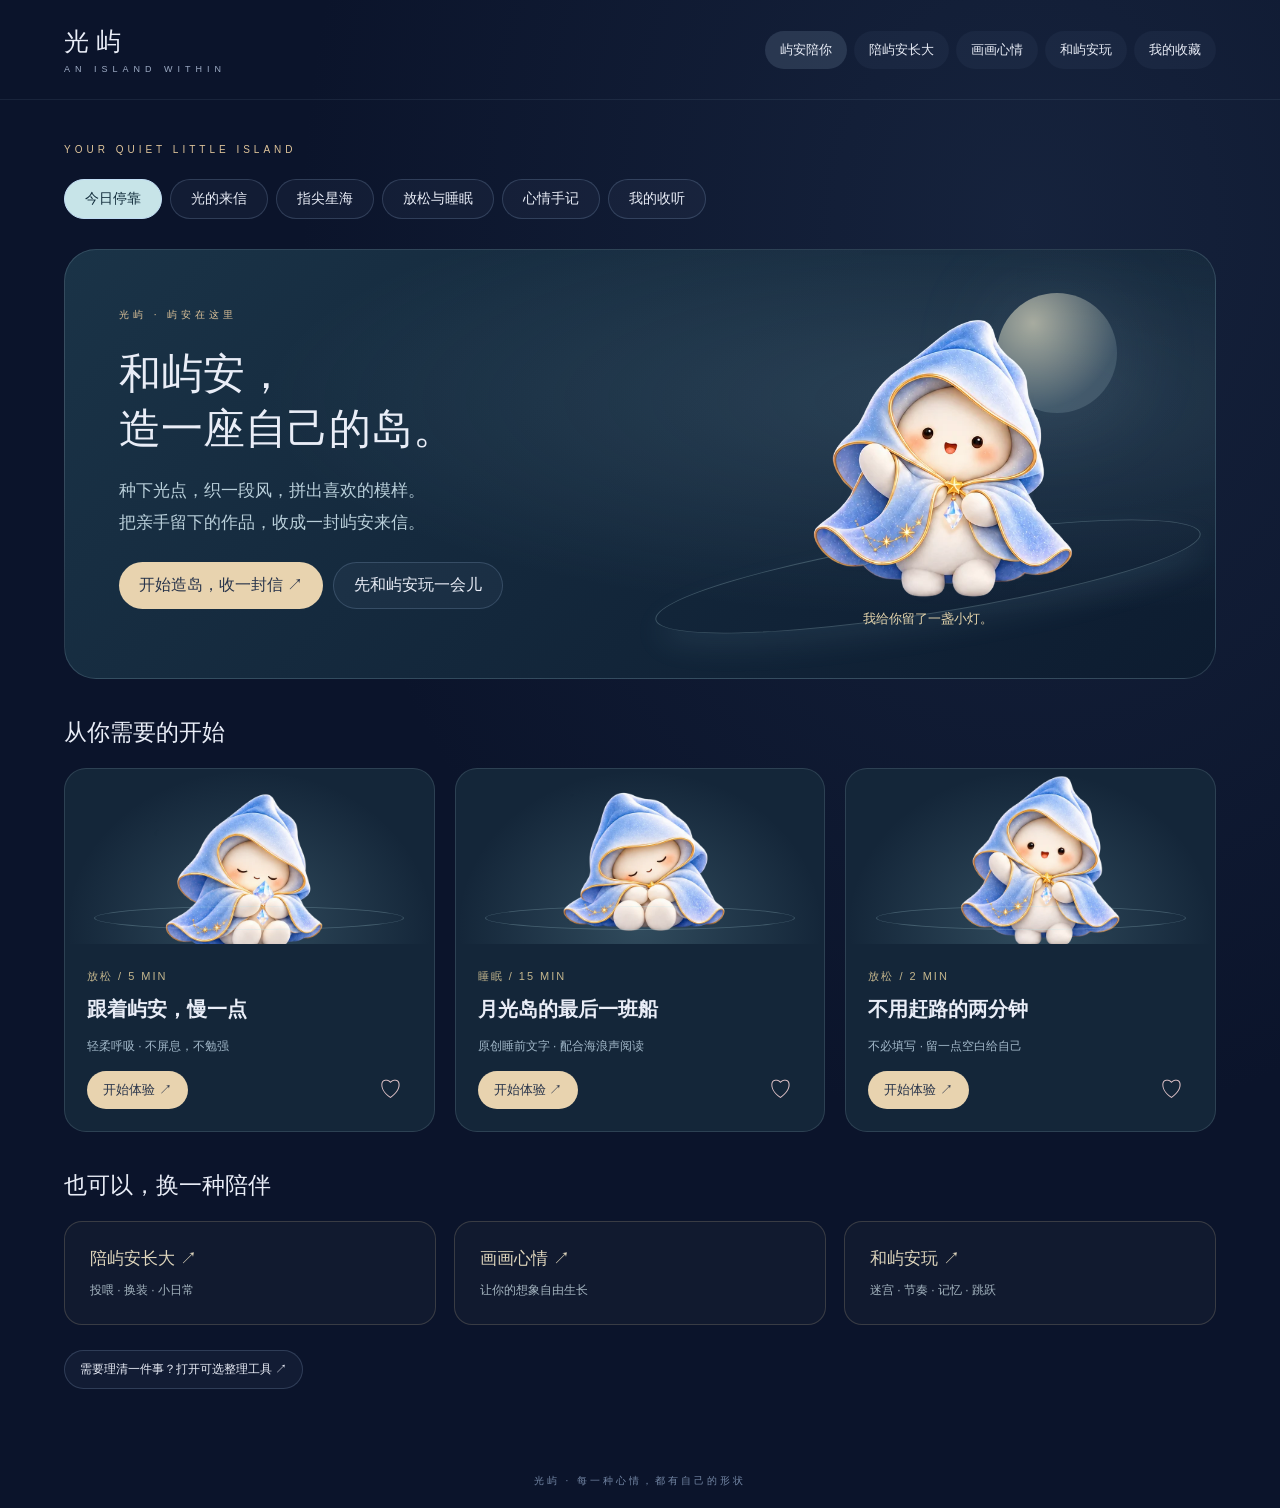
<file: index.html>
<!doctype html><html lang="zh-CN"><head><meta charset="UTF-8"><meta name="viewport" content="width=device-width,initial-scale=1"><meta name="theme-color" content="#0b142b"><title>光屿 · 屿安陪你，慢慢靠岸</title><meta name="description" content="参考 WHO 与 NHS 公开自助方法的情绪支持体验。和屿安一起照顾感受，也可以画画、玩游戏、投喂和换装。"><link rel="stylesheet" href="./studio-v7/wellness-style.css?rev=read1"></head><body><div id="app"></div><script type="module" src="./studio-v7/wellness-app.mjs?rev=read1"></script></body></html>
</file>
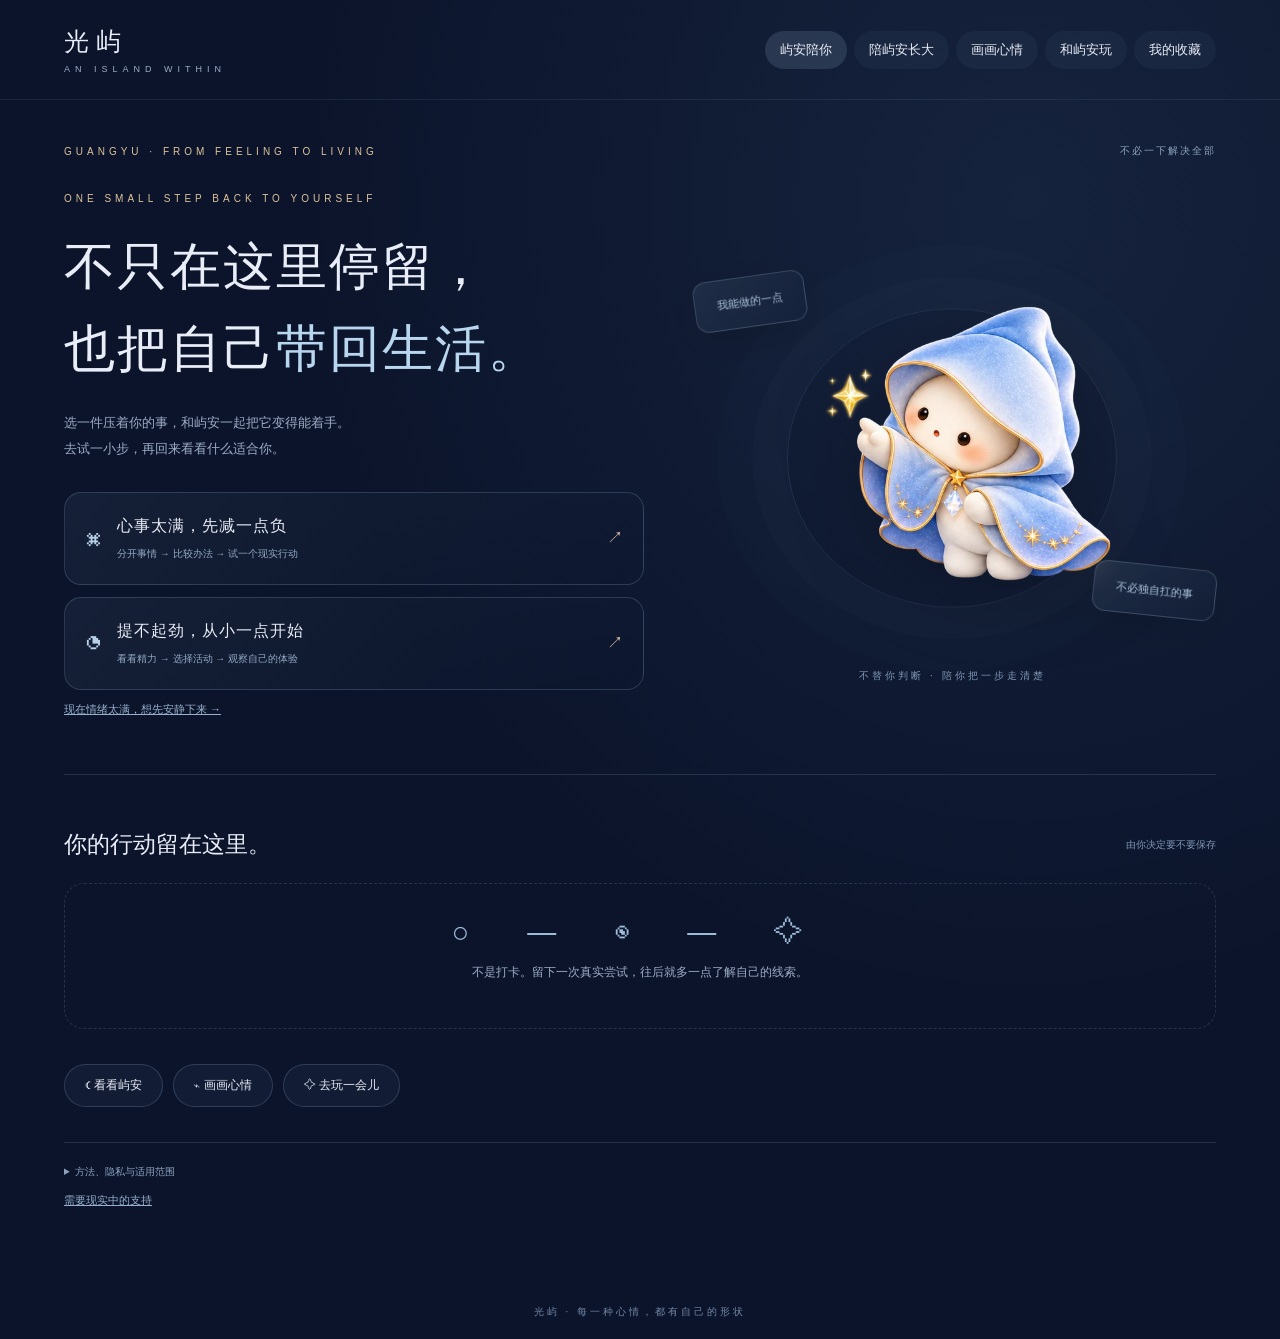
<file: action.html>
<!doctype html><html lang="zh-CN"><head><meta charset="UTF-8"><meta name="viewport" content="width=device-width,initial-scale=1"><meta name="theme-color" content="#0b142b"><title>光屿 · 屿安陪你，慢慢靠岸</title><meta name="description" content="参考 WHO 与 NHS 公开自助方法的情绪支持体验。和屿安一起照顾感受，也可以画画、玩游戏、投喂和换装。"><link rel="stylesheet" href="./studio-v7/action-style.css"></head><body><div id="app"></div><script type="module" src="./studio-v7/action-app.mjs"></script></body></html>
</file>
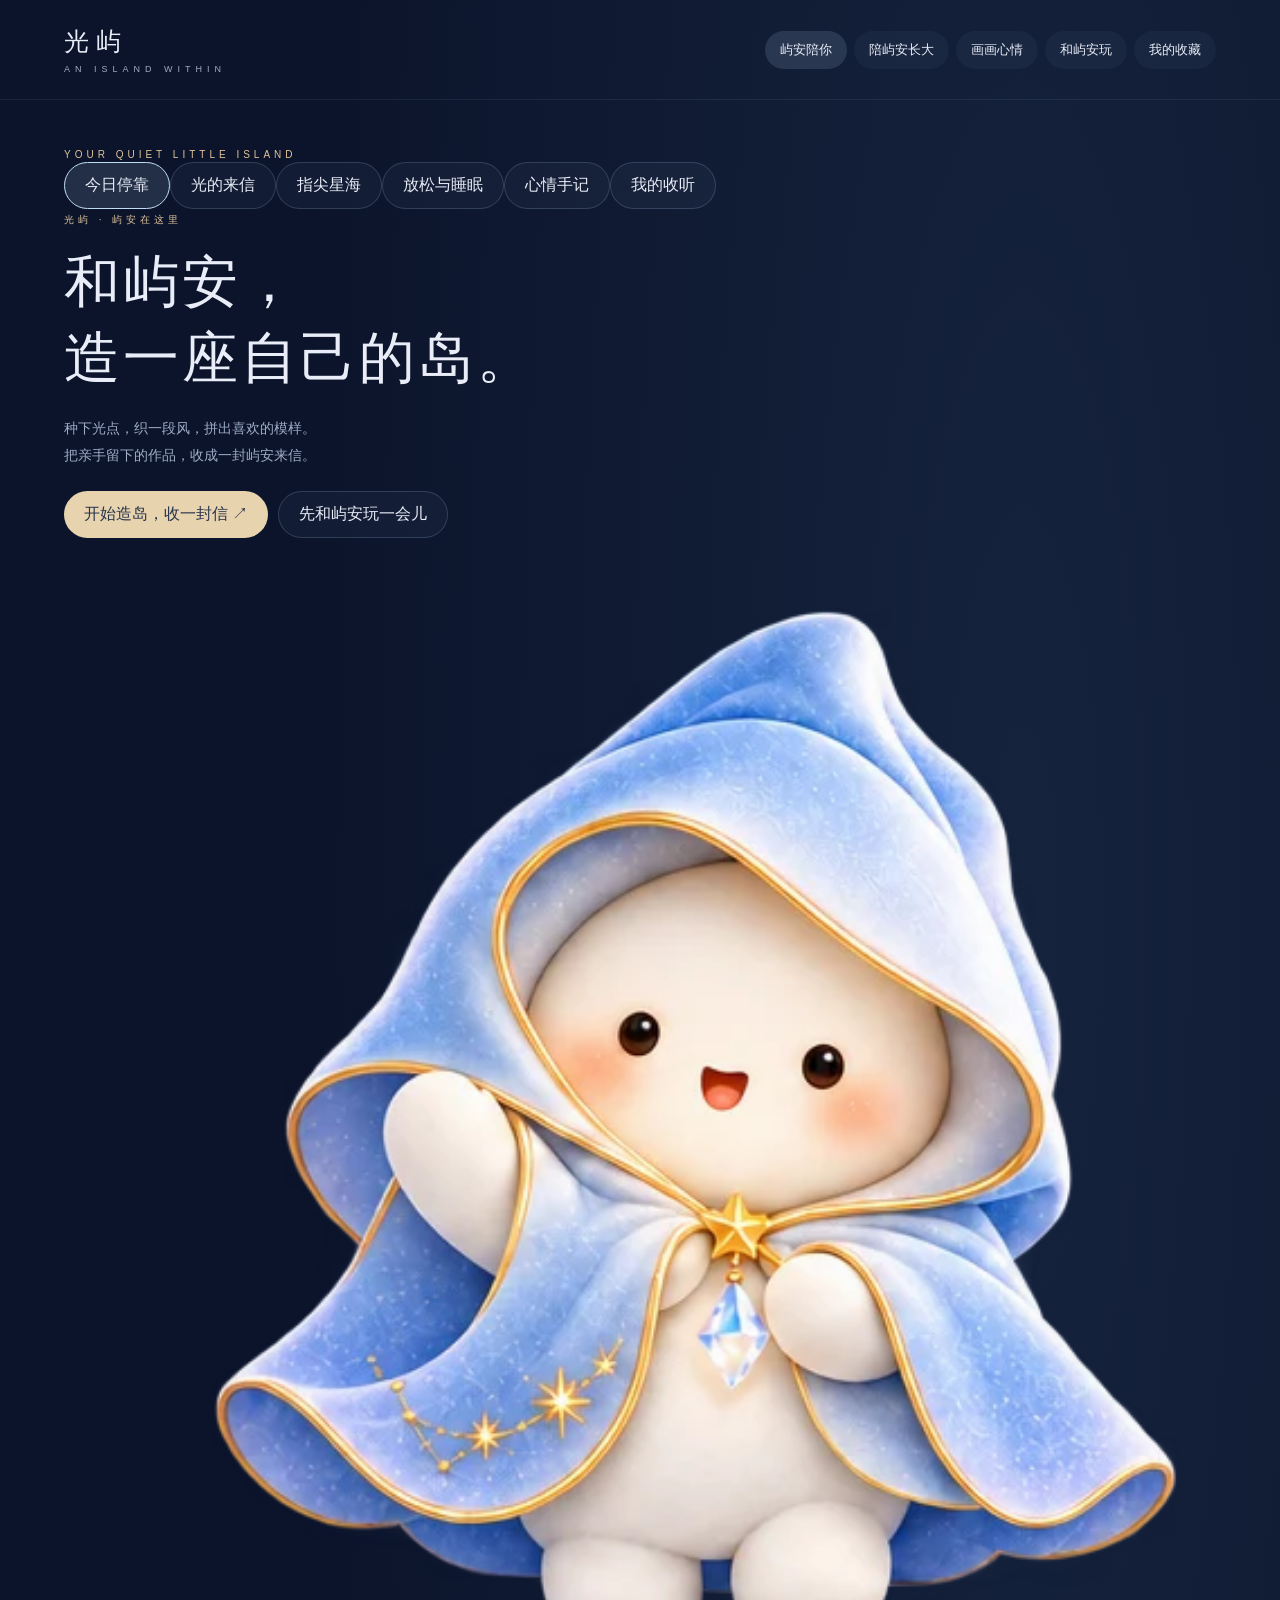
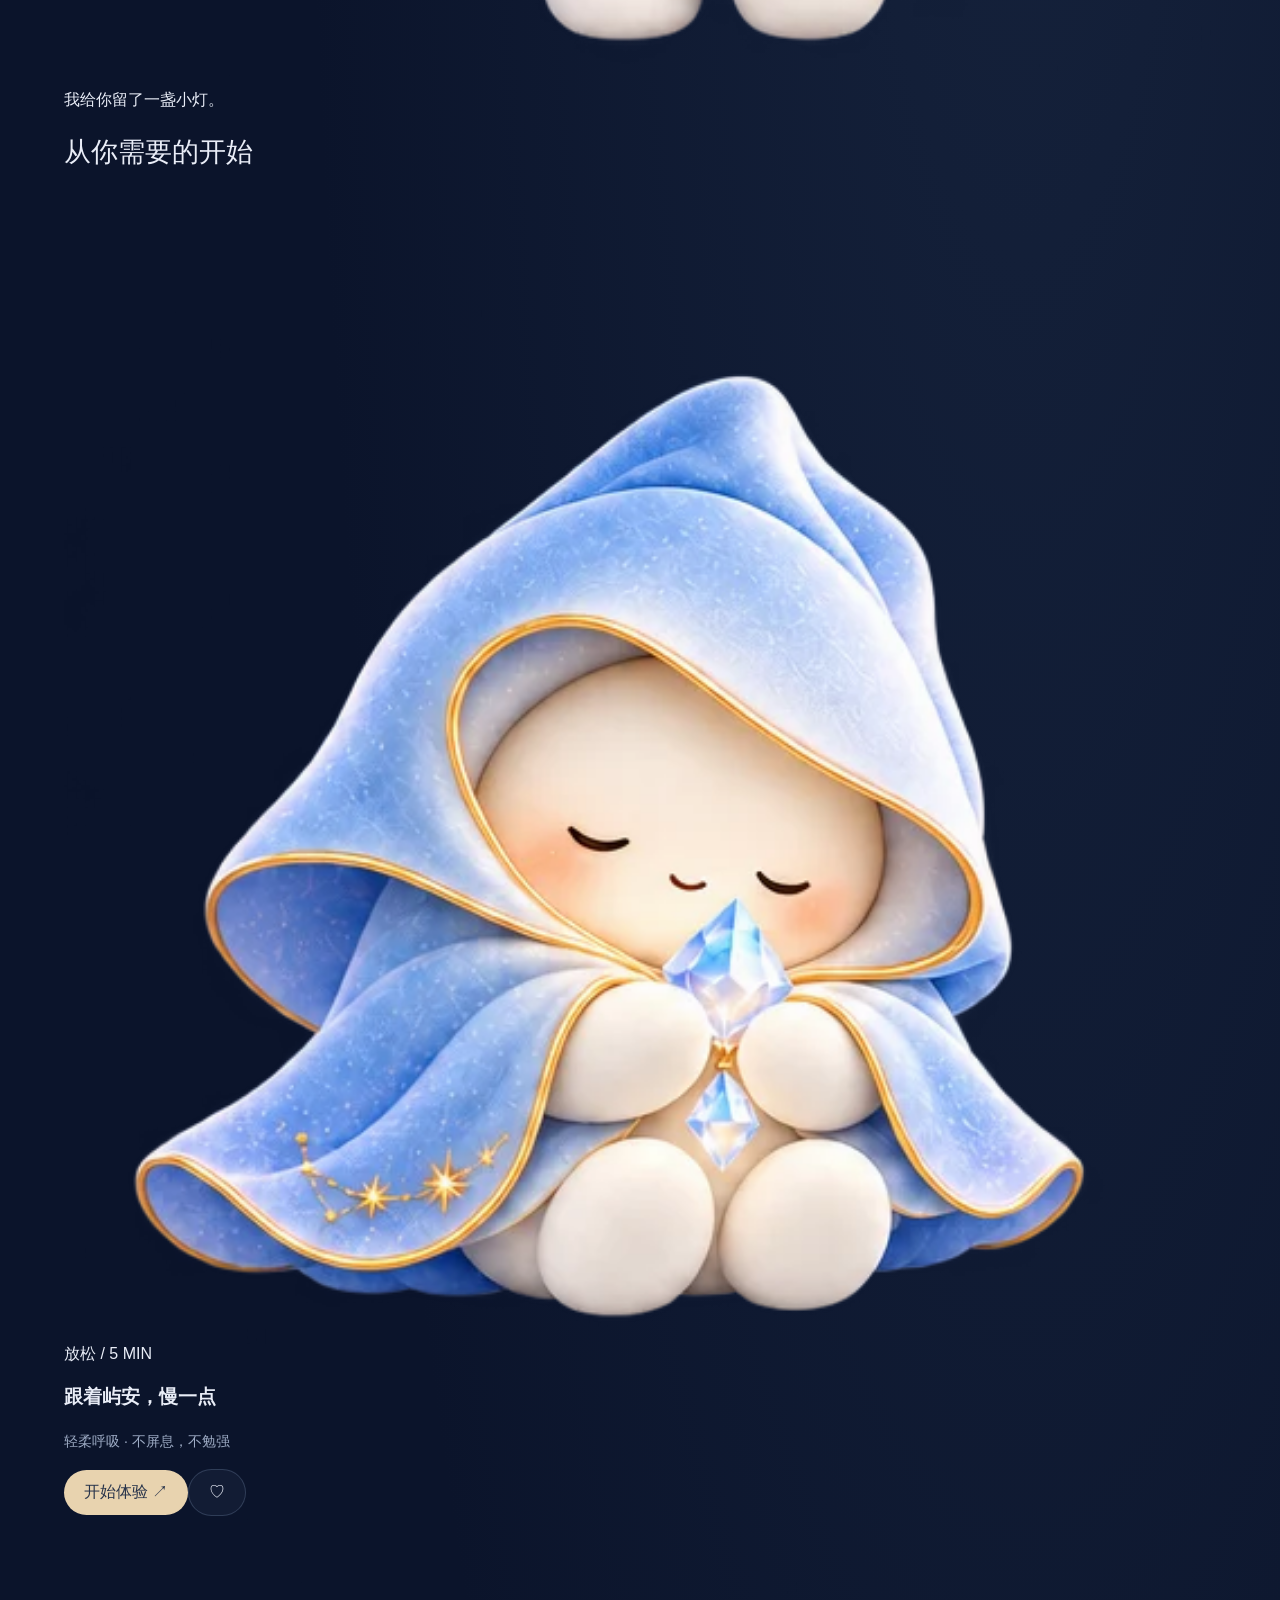
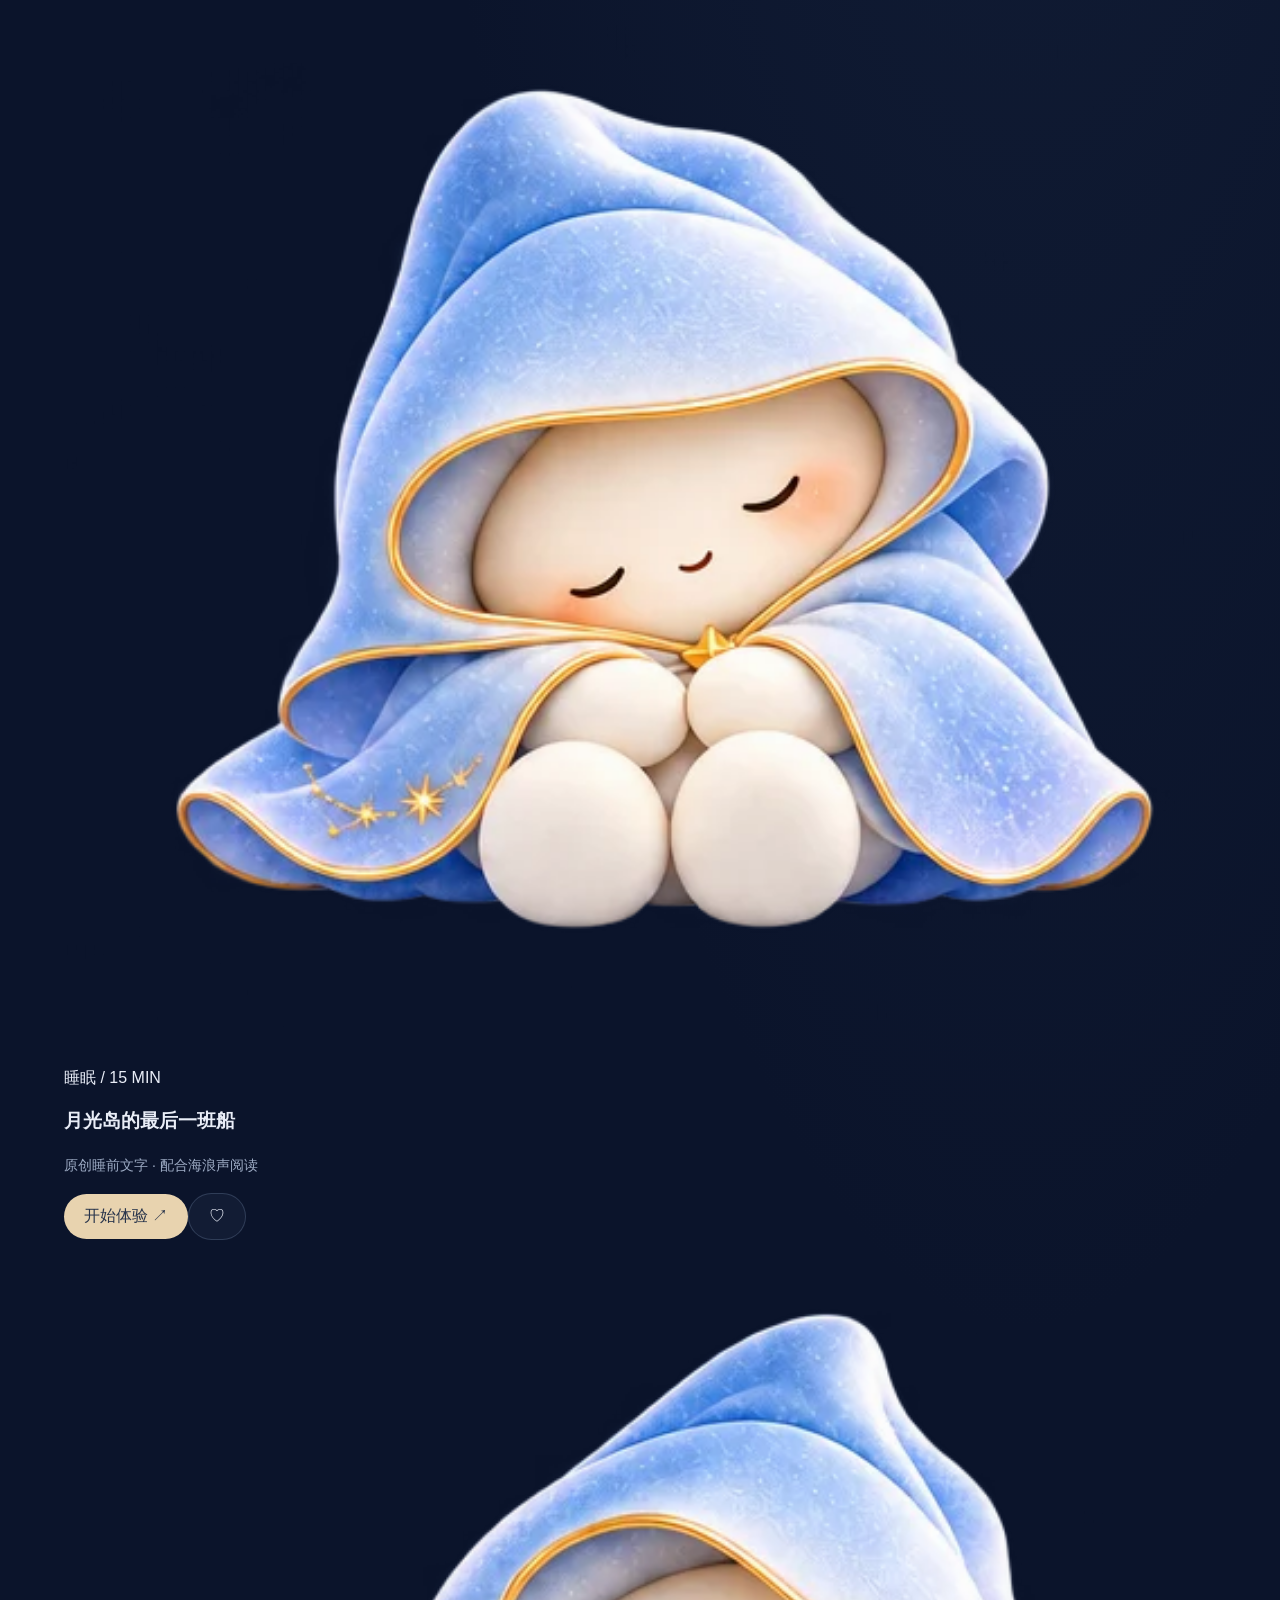
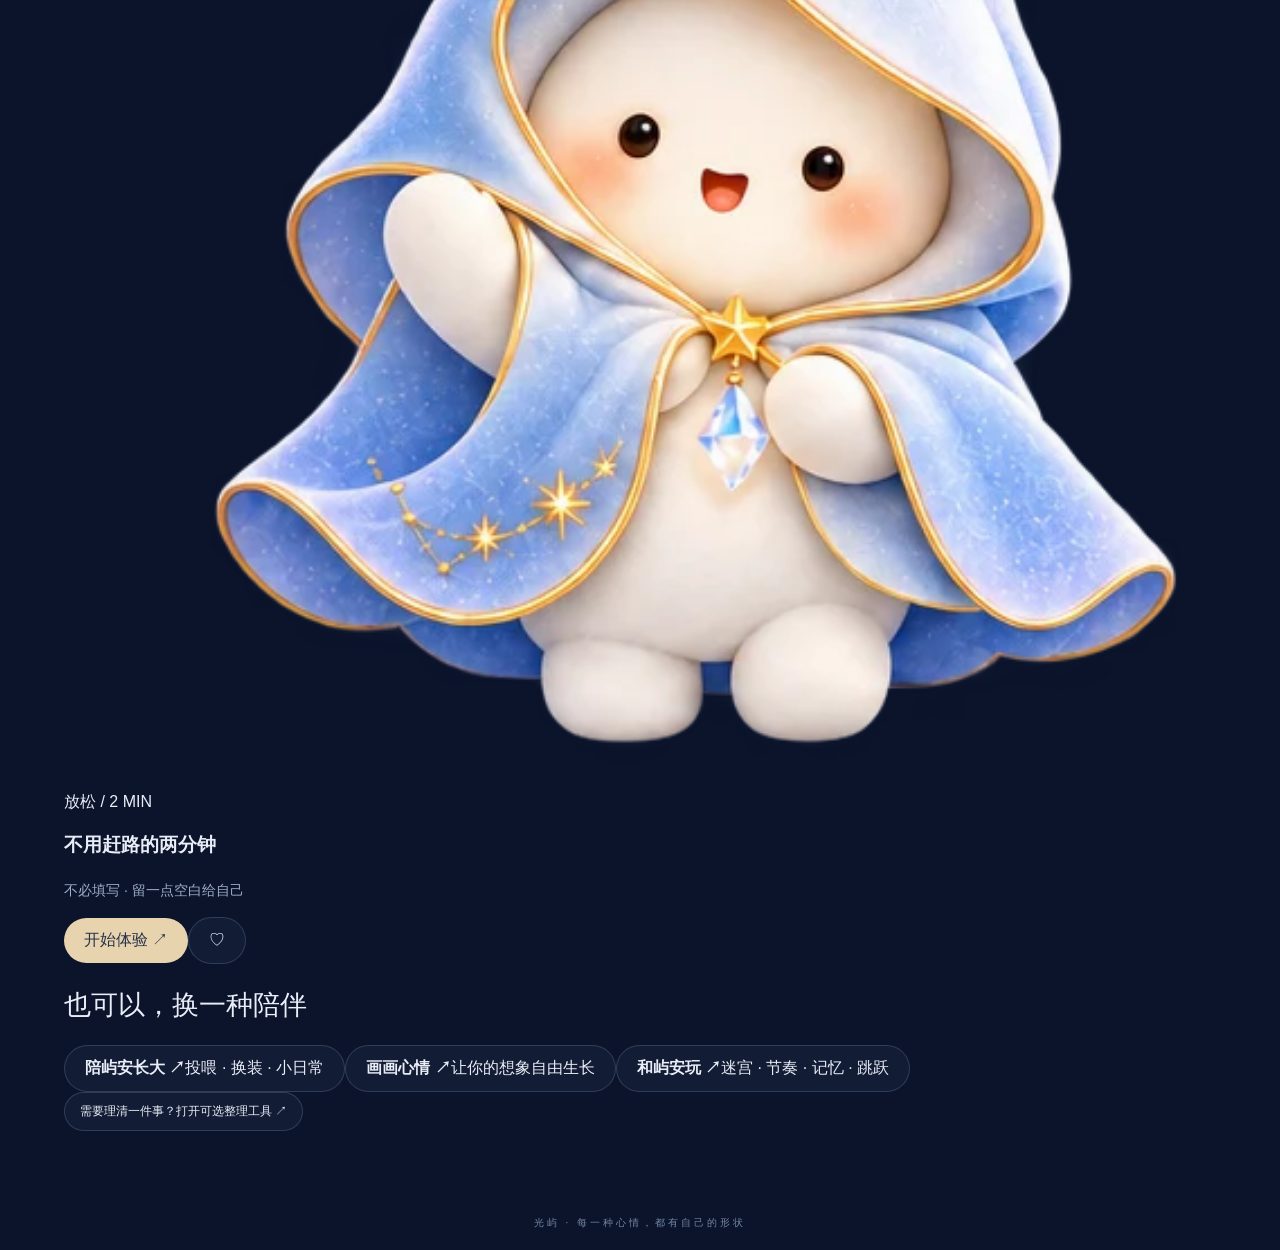
<file: companion.html>
<!doctype html><html lang="zh-CN"><head><meta charset="UTF-8"><meta name="viewport" content="width=device-width,initial-scale=1"><meta name="theme-color" content="#0b142b"><title>光屿 · 屿安陪你，慢慢靠岸</title><meta name="description" content="参考 WHO 与 NHS 公开自助方法的情绪支持体验。和屿安一起照顾感受，也可以画画、玩游戏、投喂和换装。"><link rel="stylesheet" href="./studio-v7/style.css"></head><body><div id="app"></div><script type="module" src="./studio-v7/creative-app.mjs"></script></body></html>
</file>
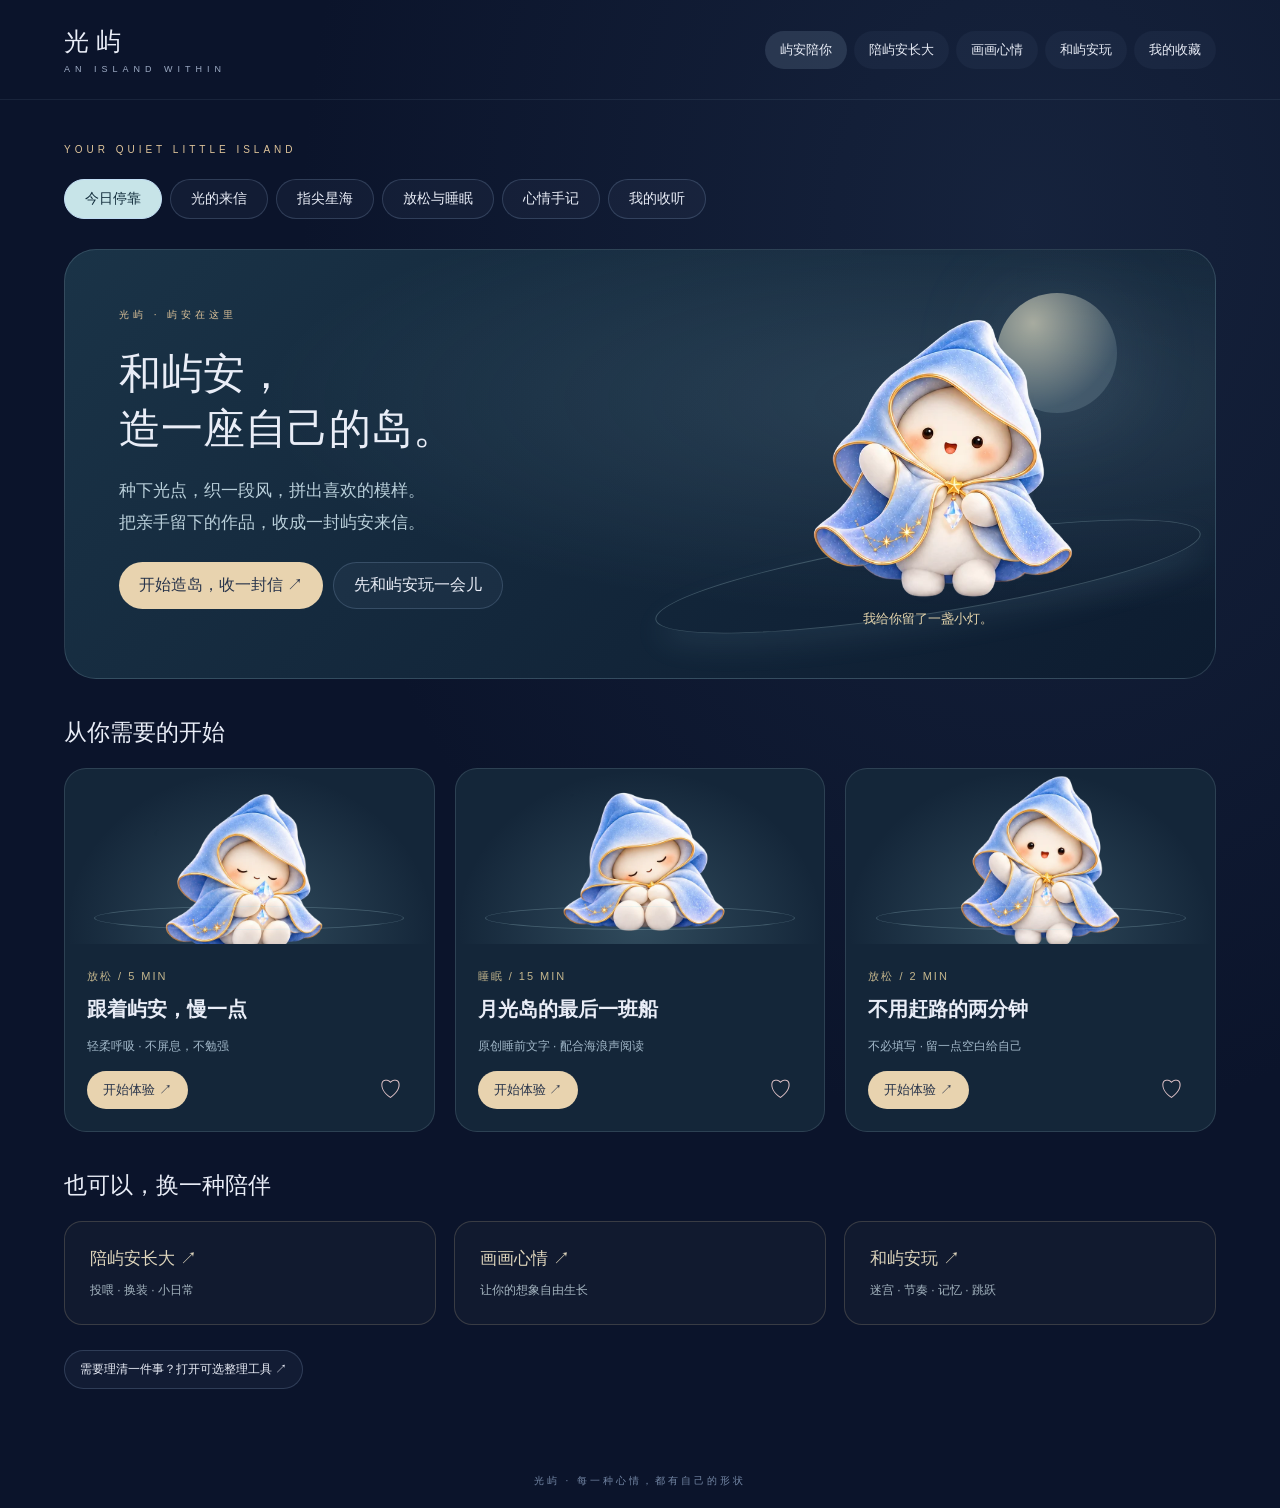
<file: journey.html>
<!doctype html><html lang="zh-CN"><head><meta charset="UTF-8"><meta name="viewport" content="width=device-width,initial-scale=1"><meta name="theme-color" content="#0b142b"><title>光屿 · 屿安陪你，慢慢靠岸</title><meta name="description" content="参考 WHO 与 NHS 公开自助方法的情绪支持体验。和屿安一起照顾感受，也可以画画、玩游戏、投喂和换装。"><link rel="stylesheet" href="./studio-v7/wellness-style.css?rev=journey1"></head><body><div id="app"></div><script type="module" src="./studio-v7/wellness-app.mjs?rev=journey1"></script></body></html>
</file>
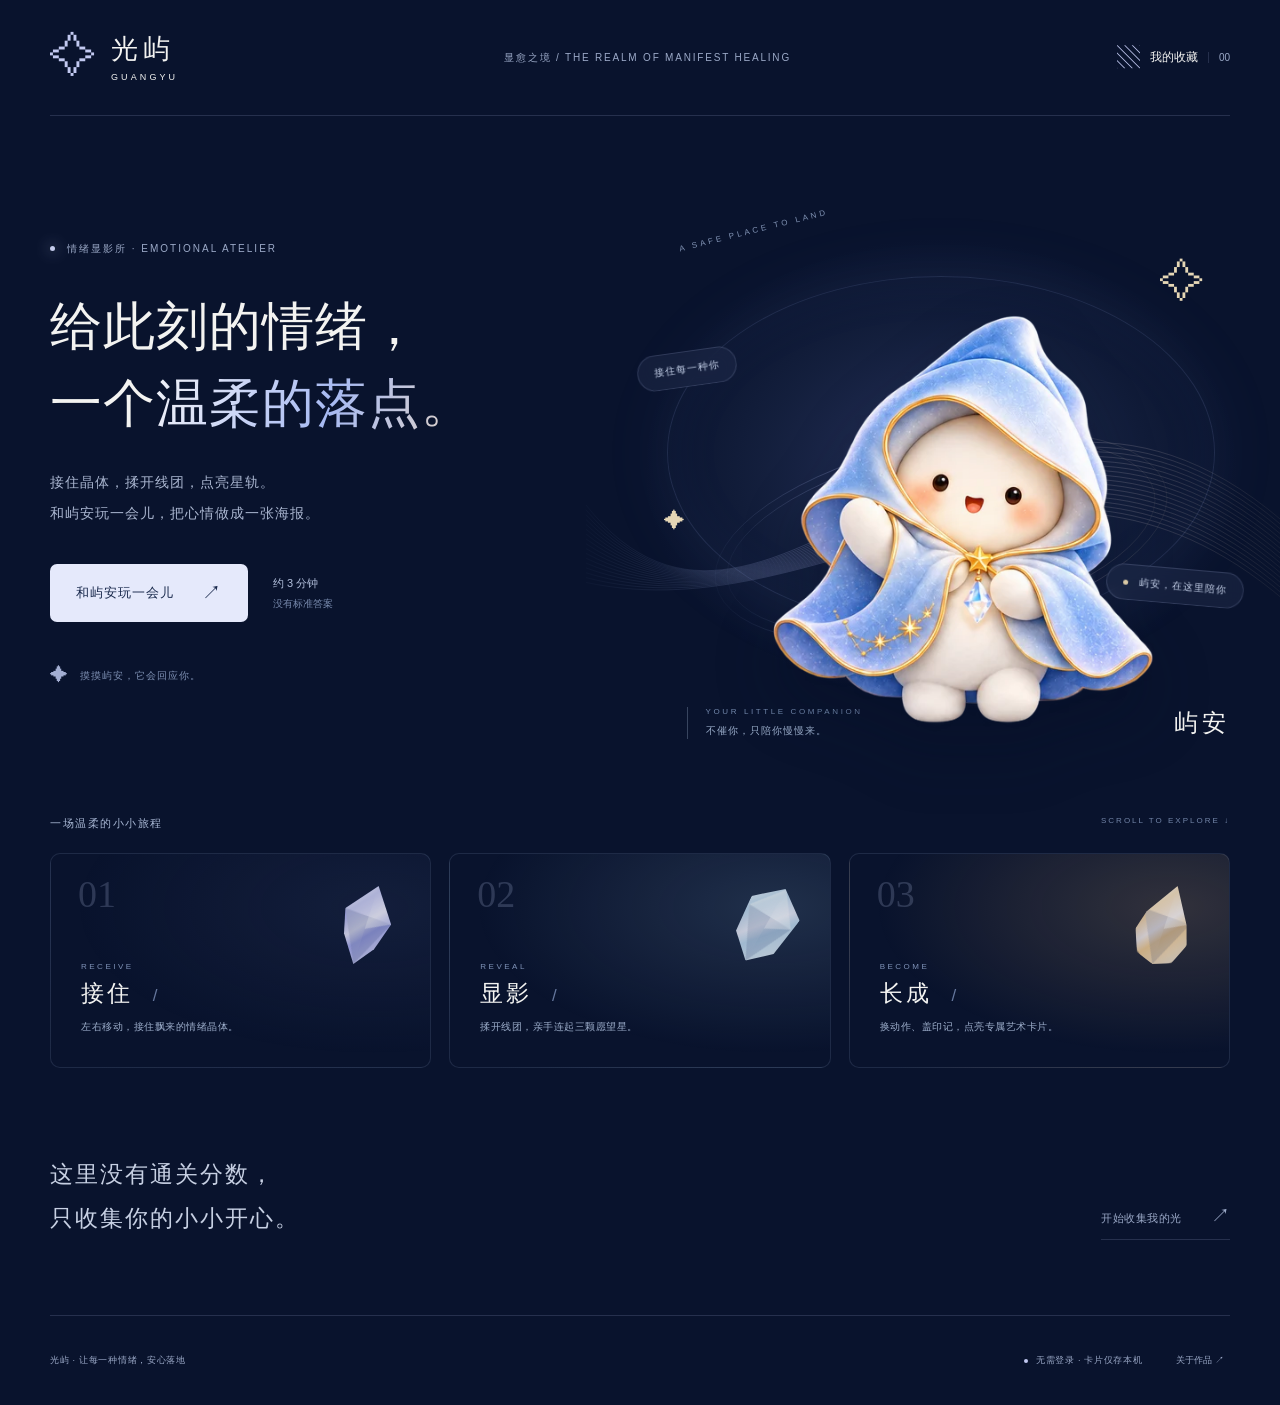
<file: play.html>
<!doctype html>
<html lang="zh-CN"><head><meta charset="utf-8"><meta name="viewport" content="width=device-width,initial-scale=1,viewport-fit=cover"><meta name="theme-color" content="#09132d"><meta name="description" content="和屿安一起，接住情绪，让心事显影，把此刻变成一张属于你的艺术海报。"><title>光屿 · 情绪显影所｜让每一种情绪，安心落地</title><link rel="icon" href="data:image/svg+xml,%3Csvg xmlns='http://www.w3.org/2000/svg' viewBox='0 0 40 40'%3E%3Crect width='40' height='40' rx='12' fill='%230b1735'/%3E%3Cpath d='M20 5 24 16 35 20 24 24 20 35 16 24 5 20 16 16Z' fill='%23d8c9a6'/%3E%3C/svg%3E"><link rel="stylesheet" href="./studio-v5/style.css"><link rel="modulepreload" href="./studio-v5/app.mjs"></head><body><a class="skip-link" href="#main">跳转到内容</a><div id="app"><main class="boot"><span>✦</span><p>光屿 · 让心情慢慢落地</p></main></div><div id="toast" class="toast" role="status" aria-live="polite"></div><script type="module" src="./studio-v5/app.mjs"></script><noscript>请启用 JavaScript，开始你的情绪显影之旅。</noscript></body></html>
</file>
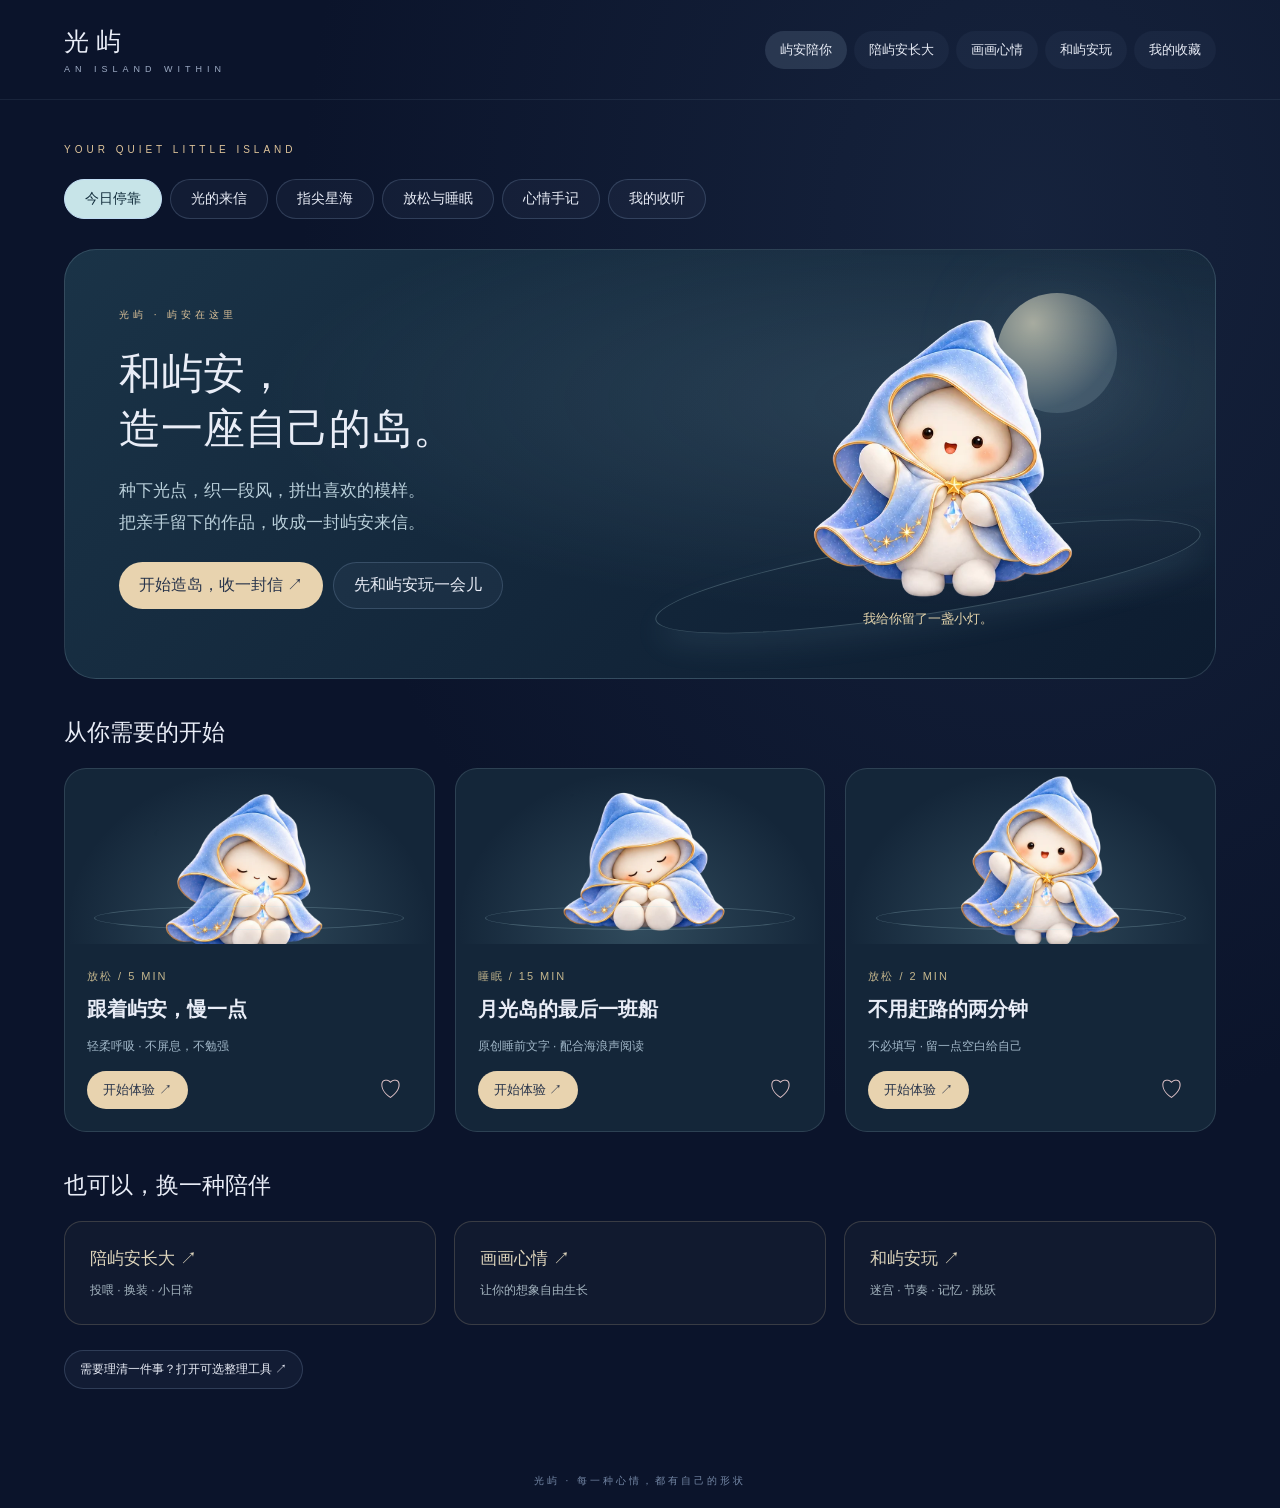
<file: poster.html>
<!doctype html><html lang="zh-CN"><head><meta charset="UTF-8"><meta name="viewport" content="width=device-width,initial-scale=1"><meta name="theme-color" content="#0b142b"><title>光屿 · 屿安陪你，慢慢靠岸</title><meta name="description" content="参考 WHO 与 NHS 公开自助方法的情绪支持体验。和屿安一起照顾感受，也可以画画、玩游戏、投喂和换装。"><link rel="stylesheet" href="./studio-v7/wellness-style.css?rev=poster1"></head><body><div id="app"></div><script type="module" src="./studio-v7/wellness-app.mjs?rev=poster1"></script></body></html>
</file>
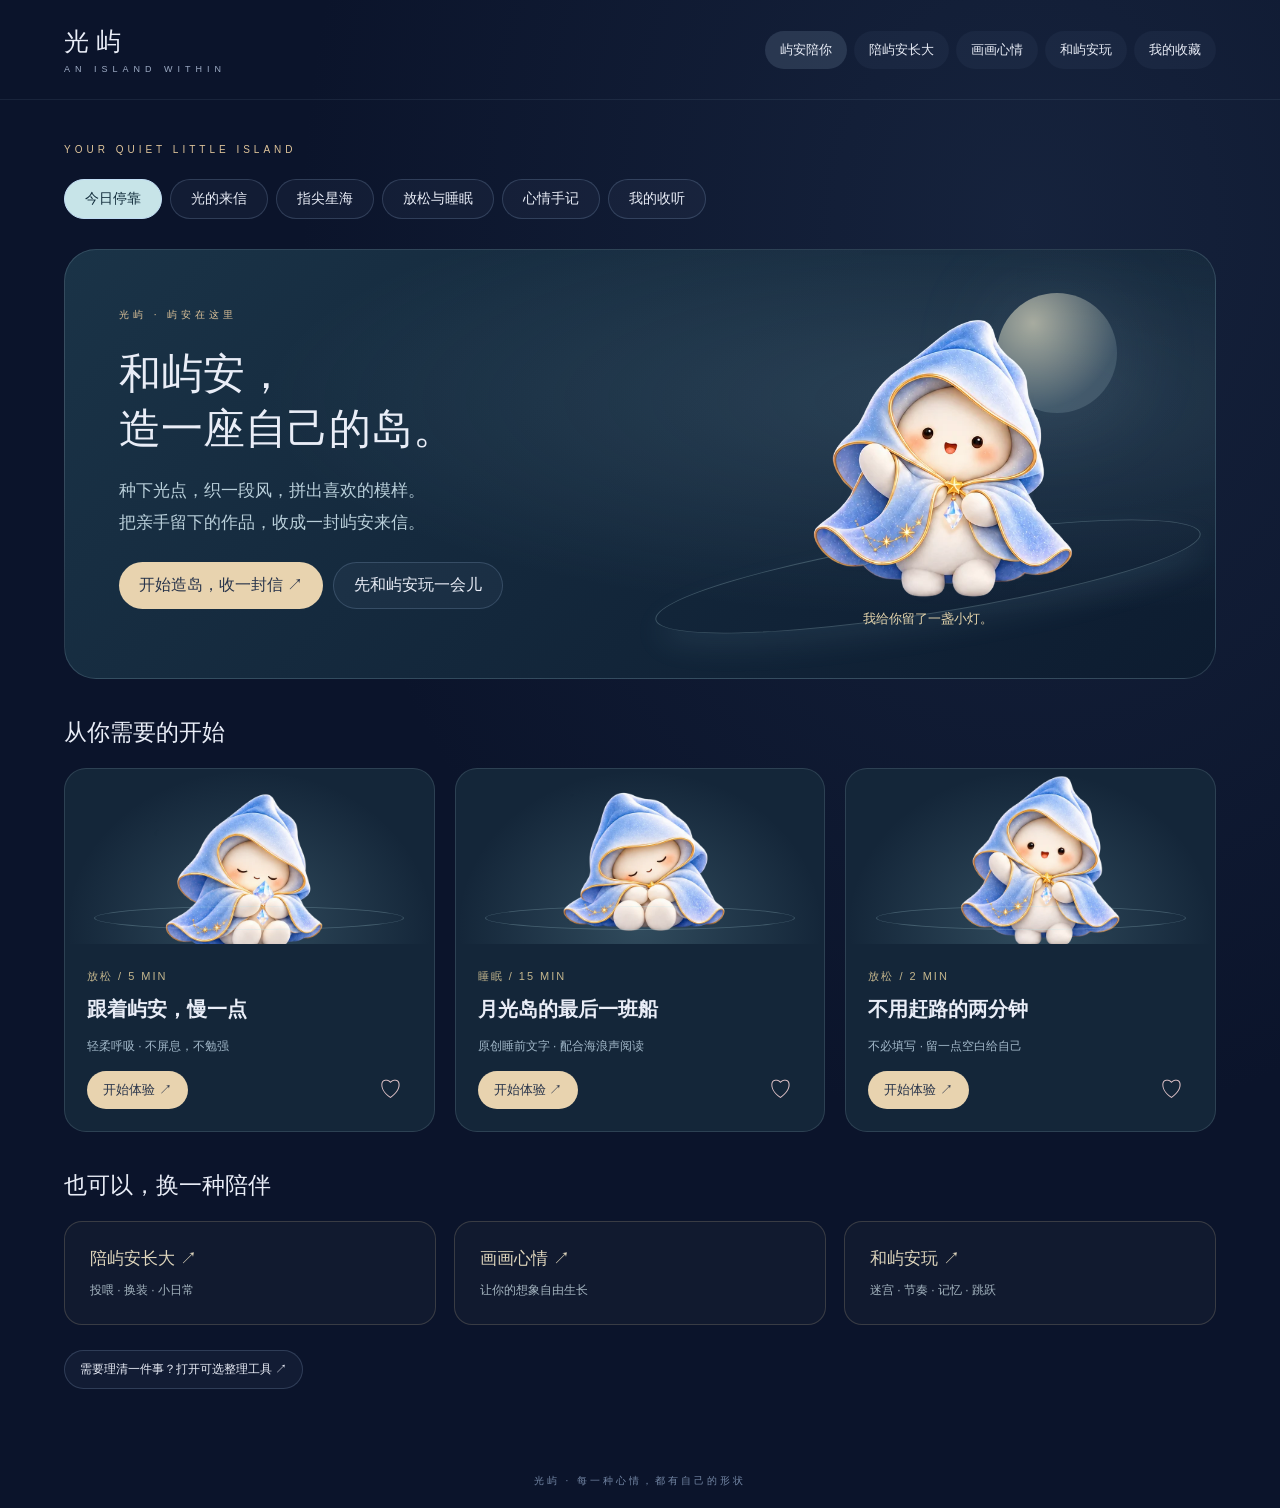
<file: wellness.html>
<!doctype html><html lang="zh-CN"><head><meta charset="UTF-8"><meta name="viewport" content="width=device-width,initial-scale=1"><meta name="theme-color" content="#0b142b"><title>光屿 · 屿安陪你，慢慢靠岸</title><meta name="description" content="参考 WHO 与 NHS 公开自助方法的情绪支持体验。和屿安一起照顾感受，也可以画画、玩游戏、投喂和换装。"><link rel="stylesheet" href="./studio-v7/wellness-style.css"></head><body><div id="app"></div><script type="module" src="./studio-v7/wellness-app.mjs"></script></body></html>
</file>
<file: studio-v7/wellness-style.css>
:root{color-scheme:dark;font-family:'PingFang SC','Microsoft YaHei',sans-serif;background:#0b142b;color:#e9edf7;--gold:#dfc49a;--muted:#9eacc5}*{box-sizing:border-box}body{margin:0;background:radial-gradient(ellipse at 80% 15%,#26395766,transparent 50%),#0b142b}button,input,textarea{font:inherit}button,a{touch-action:manipulation}button{cursor:pointer;color:inherit;border:1px solid #a6c4e333;background:#b9d5f00b;border-radius:30px;padding:12px 20px;transition:.2s}button:hover{background:#c3d9ee1c;border-color:#dfc49a88}button:focus-visible,a:focus-visible{outline:2px solid #dfc49a;outline-offset:4px}button.active{background:#b4d3ee24;border-color:#c1ddf4}button.primary{background:#e8d3af;color:#28344b;border:0}button:disabled{opacity:.4;cursor:default}header{max-width:1360px;margin:auto;padding:25px 5%;display:flex;align-items:center;justify-content:space-between;gap:15px;border-bottom:1px solid #aecde516}.brand{font-family:serif;font-size:25px;letter-spacing:7px}.brand small{display:block;font:9px sans-serif;letter-spacing:5px;color:var(--muted);margin-top:6px}nav{display:flex;gap:7px}nav button{font-size:13px;border:0;padding:10px 15px}main{max-width:1280px;margin:auto;padding:44px 5% 65px}.eyebrow{font-size:10px;letter-spacing:4px;color:var(--gold)}h1{font-family:serif;font-size:clamp(33px,4.4vw,62px);font-weight:400;letter-spacing:3px;margin:18px 0}h2{font-weight:400;font-family:serif;font-size:27px}p{color:var(--muted);line-height:1.9;font-size:14px}.intro{display:flex;justify-content:space-between;align-items:center;margin-bottom:28px}.intro p{max-width:520px}.steps{display:flex;gap:24px;font-size:12px;color:#7c8da9;margin:25px 0}.steps .current{color:var(--gold)}.workspace{display:grid;grid-template-columns:minmax(0,1fr) 260px;gap:24px}.artboard{position:relative;overflow:hidden;border:1px solid #adcde438;border-radius:26px;background:#101d3b;box-shadow:0 30px 90px #0003}.artboard canvas{width:100%;display:block;aspect-ratio:1.35;touch-action:none}.canvas-label{position:absolute;left:25px;top:20px;color:#acbad1;font-size:10px;letter-spacing:3px;pointer-events:none}.tools{padding:24px;background:#ffffff04;border:1px solid #aecde51b;border-radius:26px}.tools h3{font-size:12px;font-weight:400;color:#b8c7dc;margin:4px 0 14px}.tool-grid{display:grid;grid-template-columns:1fr 1fr;gap:7px;margin-bottom:24px}.tool-grid button{font-size:12px;padding:10px 8px;border-radius:12px}.swatches{display:flex;flex-wrap:wrap;gap:10px;margin-bottom:26px}.swatch{width:28px;height:28px;border-radius:50%;padding:0;border:3px solid #0b142b;outline:1px solid #aaa3}.swatch.active{outline:2px solid white}.actions{display:flex;gap:10px;flex-wrap:wrap;margin-top:23px}.quiet{font-size:12px;padding:10px 15px}.companion{display:flex;align-items:center;min-height:115px;margin-top:12px;gap:8px}.companion .yuan-sprite{width:115px;flex-shrink:0;animation:breathe 4s ease-in-out infinite;transform:rotate(var(--lean,0deg));transition:background-position .15s,transform .4s}.companion p{font-size:12px;max-width:190px}.yuan-sprite{display:block;aspect-ratio:1;background-image:var(--yuan-atlas);background-size:300% 200%;background-position:var(--pose-x,0%) var(--pose-y,0%);background-repeat:no-repeat}.hero-yuan{width:190px;animation:float 5s ease-in-out infinite}.field{display:block;width:100%;background:#ffffff08;border:1px solid #c3d8ee30;border-radius:12px;color:#e9edf7;padding:12px;margin-bottom:14px}.tools label{display:block;font-size:12px;color:#a9b9ce;margin:15px 0 8px}.hint{font-size:11px;color:#8398b6}.result-grid{display:grid;grid-template-columns:minmax(250px,430px) 1fr;gap:55px;align-items:center}.poster{width:100%;height:auto;border-radius:5px;box-shadow:0 25px 70px #0005}.letter{white-space:pre-line;font:17px/2.1 serif;color:#d3dce9}.gallery{display:grid;grid-template-columns:repeat(3,1fr);gap:20px}.gallery button{border-radius:18px;padding:12px;text-align:left}.gallery canvas{width:100%;border-radius:12px}.gallery p{margin:8px}.toast{position:fixed;bottom:28px;left:50%;transform:translateX(-50%);padding:13px 24px;background:#e5d5bb;color:#263348;border-radius:30px;font-size:13px;z-index:30}.footnote{margin-top:40px;font-size:10px;letter-spacing:2px;color:#6e809d}a{color:#becfe5;font-size:12px}footer{padding:20px;text-align:center;color:#7386a4;font-size:10px;letter-spacing:3px}@keyframes float{50%{transform:translateY(-9px) rotate(3deg)}}@keyframes breathe{50%{translate:0 -5px;scale:1.025}}@media(max-width:760px){header{padding:19px 5%;flex-wrap:wrap}.brand{font-size:20px}nav button{padding:8px 10px}main{padding-top:24px}.hero-yuan{width:115px}.intro{gap:0}.intro p{font-size:12px}.workspace{grid-template-columns:1fr}.tools{padding:18px}.tool-grid{grid-template-columns:repeat(4,1fr);margin-bottom:15px}.companion{min-height:80px}.companion .yuan-sprite{width:95px}.result-grid{grid-template-columns:1fr;gap:25px}.poster{max-width:430px;margin:auto}.gallery{grid-template-columns:1fr 1fr}.steps{gap:15px;font-size:11px}}@media(prefers-reduced-motion:reduce){*{animation:none!important;transition:none!important}}

.arcade{--ink:#e8f5fc;--muted:#adc2d5;--gold:#e9cf98;color:var(--ink);background:radial-gradient(ellipse at 90% 0,#213955,transparent 60%),#0a1527;border:1px solid #52677c55;border-radius:28px;padding:clamp(18px,4vw,42px);max-width:1100px;margin:auto;font-family:inherit}.arcade *{box-sizing:border-box}.arcade button{font:inherit;cursor:pointer;color:inherit;background:#ffffff0b;border:1px solid #c5dbed44;border-radius:12px;padding:11px 17px;touch-action:manipulation}.arcade button:hover,.arcade button:focus-visible{background:#9ac6ec25;outline:2px solid #b8d9ef;outline-offset:3px}.arcade button:disabled{opacity:.45;cursor:default}.arcade .ar-top,.arcade .ar-toolbar{display:flex;align-items:center;justify-content:space-between;gap:12px;flex-wrap:wrap}.arcade h2{font-size:clamp(28px,5vw,48px);font-weight:500;margin:18px 0}.arcade p{color:var(--muted);line-height:1.8}.arcade .ar-eyebrow{font-size:11px;letter-spacing:.23em;color:var(--gold)}.arcade .ar-grid{display:grid;grid-template-columns:repeat(2,1fr);gap:16px;margin-top:30px}.arcade .ar-card{text-align:left;min-height:190px;padding:25px;display:flex;flex-direction:column;align-items:flex-start}.arcade .ar-card strong{font-size:24px;font-weight:500;margin:12px 0}.arcade .ar-card span{color:var(--muted);font-size:14px;line-height:1.7}.arcade .ar-card small{color:var(--gold)}.arcade .ar-stage{position:relative;margin:20px auto;width:min(100%,470px);min-height:390px;background:#071120;border:1px solid #bcd7ed22;border-radius:18px;overflow:hidden}.arcade canvas{display:block;width:100%;aspect-ratio:470/700;max-height:65vh;object-fit:contain}.arcade .ar-status{min-height:28px;color:var(--gold);font-size:15px;margin:14px 0}.arcade .ar-controls{display:flex;justify-content:center;gap:12px;margin-top:18px;user-select:none}.arcade .ar-controls button{min-width:65px;min-height:54px}.arcade .ar-overlay{position:absolute;inset:0;display:flex;align-items:center;justify-content:center;text-align:center;padding:30px;background:#071120dd;z-index:4;flex-direction:column}.arcade .ar-overlay strong{font-size:28px}.arcade .ar-overlay p{max-width:300px}.arcade .ar-memory{display:grid;gap:10px;padding:20px;grid-template-columns:repeat(4,1fr)}.arcade .ar-memory button{height:74px;padding:6px;font-size:25px;background:#1c3148}.arcade .ar-memory button.matched{opacity:.4;border-color:#e9cf98}.arcade .ar-rhythm{display:grid;grid-template-columns:repeat(2,1fr);gap:16px;padding:28px}.arcade .ar-rhythm button{height:135px;font-size:28px;background:#20374c}.arcade .ar-rhythm button.lit{background:#e9cf98;color:#102036;box-shadow:0 0 28px #e9cf9860}.arcade .ar-person{display:flex;align-items:center;gap:15px;margin-top:22px;color:var(--muted);font-size:13px}.arcade .yuan-sprite{width:55px;height:55px;flex-shrink:0;background-image:var(--yuan-atlas);background-size:300% 200%;background-position:var(--pose-x,0%) var(--pose-y,0%)}@media(max-width:600px){.arcade .ar-grid{grid-template-columns:1fr}.arcade .ar-card{min-height:155px}.arcade .ar-memory{gap:7px;padding:12px}.arcade .ar-memory button{height:64px}.arcade canvas{max-height:58vh}.arcade .ar-rhythm{padding:20px;gap:12px}}

header{max-width:1440px}.brand{flex-shrink:0}nav{flex-wrap:wrap}nav button{white-space:nowrap}.care{--ink:#eaf0fa;--muted:#acbbd2;--accent:#dfc49a}.care .care-top{display:flex;align-items:center;justify-content:space-between;gap:20px;margin-bottom:25px}.care .care-top button{font-size:12px}.care .care-hero{display:grid;grid-template-columns:1fr 1.04fr;align-items:center;gap:45px;min-height:460px}.care .care-title{font-family:serif;line-height:1.45;font-size:clamp(38px,4.5vw,62px);font-weight:400;letter-spacing:4px}.care .care-title em{font-style:normal;color:#b5d4f0}.care .care-room{position:relative;min-height:470px;display:flex;align-items:center;justify-content:center;isolation:isolate;background:radial-gradient(ellipse at 50% 54%,#8fa9cf22,transparent 65%);overflow:hidden}.care .room-ring{position:absolute;width:340px;height:340px;border:1px solid #b9d6f02e;border-radius:50%;box-shadow:0 0 0 38px #aec9ec04,0 0 0 76px #aec9ec03;transform:rotateX(25deg);z-index:-1}.care .room-orbit{position:absolute;width:390px;height:390px;border:1px solid #bdd9f014;border-radius:50%;animation:careOrbit 45s linear infinite}.care .room-orbit:after{content:'✦';position:absolute;left:32px;top:32px;color:#dfc49a;font-size:22px;text-shadow:0 0 25px #dfc49a99}.care .care-avatar{width:330px;max-width:90%;filter:drop-shadow(0 20px 25px #0004);animation:careFloat 5s ease-in-out infinite;position:relative;cursor:pointer;border:0;padding:0;background-color:transparent}.care .care-avatar:hover{background-color:transparent;border:0}.care .room-caption{position:absolute;bottom:18px;left:0;right:0;text-align:center;font-size:10px;letter-spacing:4px;color:#839abb}.care .float-word{position:absolute;font-size:11px;color:#a9bdd9;letter-spacing:3px}.care .float-word.a{top:62px;left:35px}.care .float-word.b{bottom:95px;right:10px}.care .care-bubble{margin:0 0 22px;border-left:2px solid #c1d9ee55;padding-left:18px;color:#c1d0e4;font:16px/1.95 serif;white-space:pre-line}.care .care-prompt{font-size:13px;color:#b7c6dc;margin-bottom:16px}.care .feelings{display:flex;gap:8px;flex-wrap:wrap;max-width:530px}.care .feeling{padding:10px 15px;font-size:12px;border-radius:13px}.care .feeling span{color:#d8c4a5;font-size:19px;margin-right:7px}.care .feeling.active{background:#accce421;border-color:#c5def4}.care .intensity{max-width:490px;margin:23px 0}.care .intensity label{font-size:12px;color:#afbed5;display:flex;justify-content:space-between}.care input[type=range]{width:100%;accent-color:#b4cee7;margin:17px 0 5px}.care .range-ends{display:flex;justify-content:space-between;font-size:10px;color:#7d91ae}.care .care-start{display:flex;gap:12px;align-items:center;flex-wrap:wrap;margin-top:28px}.care .care-start .hint{margin:0}.care .care-navcards{display:grid;grid-template-columns:repeat(3,1fr);gap:16px;margin-top:50px}.care .care-navcard{padding:23px;text-align:left;border-radius:20px;display:flex;flex-direction:column;gap:13px;background:linear-gradient(140deg,#b8d4ee08,transparent)}.care .care-navcard .small-icon{font-size:26px;color:#d8c8b3}.care .care-navcard strong{font-weight:400;font-size:16px}.care .care-navcard span:last-child{font-size:11px;color:#93a8c5}.care .care-stepbar{display:flex;gap:22px;color:#7f94b4;font-size:11px;margin:20px 0 32px}.care .care-stepbar .current{color:#e0caac}.care .care-grid{display:grid;grid-template-columns:minmax(0,1fr) 300px;gap:40px;align-items:start}.care .care-side{border:1px solid #b3cde522;border-radius:25px;padding:25px;text-align:center;background:#ffffff03}.care .care-side .yuan-sprite{width:210px;margin:auto;animation:careFloat 6s ease-in-out infinite}.care .care-side p{font:14px/2 serif;white-space:pre-line;color:#becde2}.care .care-panel{border:1px solid #b4d2eb25;background:linear-gradient(140deg,#b3d0ee08,transparent);padding:clamp(22px,4vw,40px);border-radius:25px}.care .care-panel h2{margin-top:0}.care textarea{resize:vertical;line-height:1.8}.care .method-list{display:grid;gap:11px;margin:25px 0}.care .method{display:flex;align-items:center;text-align:left;gap:17px;border-radius:16px;padding:20px}.care .method .method-icon{font-size:32px;color:#b8d3e9}.care .method strong{display:block;font-weight:400;font-size:16px;margin-bottom:7px}.care .method small{font-size:11px;color:#96abc7}.care .method i{margin-left:auto;font-style:normal;color:#c8b79c;font-size:10px;white-space:nowrap}.care .practice-title{font:32px/1.6 serif;margin:20px 0}.care .sense-visual{min-height:220px;display:flex;align-items:center;justify-content:center;gap:22px}.care .sense-orb{width:64px;height:64px;border:1px solid #b5cee580;border-radius:50%;background:radial-gradient(circle at 35% 30%,#def2ff66,#90a6cf08);box-shadow:0 0 35px #b6d9f022;animation:careFloat 4s ease-in-out infinite}.care .sense-orb:nth-child(2){animation-delay:-1s;width:86px;height:86px}.care .sense-orb:nth-child(3){animation-delay:-2s}.care .practice-dots{display:flex;justify-content:center;gap:9px}.care .practice-dots span{width:7px;height:7px;border-radius:50%;background:#516b8a}.care .practice-dots span.done{background:#d8c19d}.care .breath-space{height:310px;position:relative;display:grid;place-items:center}.care .breath-aura{position:absolute;width:190px;height:190px;border:1px solid #b7d9f077;border-radius:50%;background:radial-gradient(circle,#b0cee529,#8faad808);box-shadow:0 0 0 25px #b8d8ee05,0 0 80px #9cbfe326;transform:scale(var(--breath,1))}.care .breath-label{position:relative;text-align:center;pointer-events:none}.care .breath-label strong{font-size:25px;font-weight:400;display:block}.care .breath-label small{color:#9cb0ca;display:block;margin-top:15px;font-size:11px}.care .duration{display:flex;justify-content:center;gap:8px}.care .duration button{font-size:12px;padding:8px 17px}.care .practice-note{font-size:12px;line-height:1.8;color:#a6bad2}.care .thought-sheets{display:grid;gap:16px}.care .thought-sheet{padding:20px;border:1px solid #9bbbd030;border-radius:16px;background:#c9dbea05}.care .thought-sheet label{display:block;font-size:12px;color:#c4d6e8;margin-bottom:12px}.care .thought-sheet small{display:block;color:#8097b5;font-size:11px;margin-bottom:12px}.care .thought-sheet textarea{margin:0;min-height:80px}.care .thought-distance{padding:22px;border-radius:15px;background:#b8d4e810;color:#c7d9eb;font:16px/2 serif;white-space:pre-line}.care .action-choices{display:flex;flex-wrap:wrap;gap:8px;margin:22px 0}.care .action-choices button{font-size:12px;padding:10px 15px}.care .care-close{font:20px/2 serif;white-space:pre-line;color:#d2dfef}.care .care-about{margin-top:45px;border-top:1px solid #8cabc124;padding-top:20px;font-size:11px;color:#8297b3}.care .care-about summary{cursor:pointer;font-size:11px}.care .care-about p,.care .care-about a{font-size:11px;line-height:1.9}.care .care-about a{display:inline-block;margin-right:15px}.care .support-panel{border:1px solid #dac49f50;background:#dac49f08;padding:20px;border-radius:17px;margin-top:20px}.care .support-panel p{font-size:13px}.care .reflection-list{margin-top:30px;display:flex;gap:8px;flex-wrap:wrap}.care .reflection-day{padding:12px 14px;border:1px solid #aecce32a;border-radius:13px;font-size:11px;color:#adc1da;display:grid;gap:8px}.care .reflection-day b{font-weight:400;color:#d4c2a7}.care .quiet-link{border:0;padding:5px 0;background:none;color:#9fb2cc;font-size:11px;text-decoration:underline}.care .care-journal{margin-top:40px}.care .care-feedback{border-radius:15px;background:#bdd2e210;padding:18px;color:#c9d7e7;font-size:13px;line-height:1.9}.care .emergency-note{color:#dfc49a;font-size:12px;line-height:1.9}.care .care-return{display:flex;gap:10px;flex-wrap:wrap;margin-top:25px}.care .care-side .mini-outfit{width:200px;height:200px;object-fit:contain}.care .hidden{display:none}@keyframes careFloat{50%{transform:translateY(-9px) rotate(2deg)}}@keyframes careOrbit{to{transform:rotate(360deg)}}@media(max-width:850px){.care .care-hero{grid-template-columns:1fr;gap:10px;min-height:auto}.care .care-room{grid-row:1;min-height:290px}.care .care-avatar{width:235px}.care .room-ring{width:235px;height:235px}.care .room-orbit{width:280px;height:280px}.care .float-word.a{left:15%;top:30px}.care .float-word.b{right:10%;bottom:55px}.care .room-caption{bottom:8px}.care .care-title{font-size:36px;margin-top:16px}.care .care-grid{grid-template-columns:1fr;gap:22px}.care .care-side{display:flex;align-items:center;text-align:left;padding:15px;gap:8px;grid-row:1}.care .care-side .yuan-sprite{width:105px;flex-shrink:0;margin:0}.care .care-side p{font-size:12px;margin:0}.care .care-navcards{margin-top:30px;gap:9px}.care .care-navcard{padding:17px 12px;gap:10px}.care .care-navcard strong{font-size:13px}.care .care-navcard span:last-child{font-size:10px}.care .care-top{margin-bottom:5px}.care .care-stepbar{gap:13px;font-size:10px}.care .method{padding:16px 13px}.care .method i{white-space:normal;max-width:62px;line-height:1.6}.care .practice-title{font-size:27px}.care .care-panel{padding:22px}.care .care-bubble{font-size:14px}header nav{gap:2px}header nav button{font-size:11px;padding:9px 10px}}
.care .care-hello{font-size:12px;color:#a5bbd8;letter-spacing:2px}.care .care-date{font-size:10px;color:#869cb9;letter-spacing:2px}.care .evidence-chips{display:flex;gap:8px;flex-wrap:wrap;margin-top:22px}.care .evidence-chips a{font-size:9px;color:#9fb6ce;border:1px solid #a9c4da20;padding:6px 10px;border-radius:5px;text-decoration:none}.care .method-source{border-top:1px solid #a9c3da20;padding-top:17px;margin-top:25px}.care .method-source>a{font-size:10px;color:#b8c9dc}.care .method-source details{font-size:10px;color:#8ea4bf;margin-top:10px}.care .method-source summary{cursor:pointer}.care .method-source p{font-size:11px;line-height:1.9}.care .skip-rating{font-size:11px;color:#99aec8;display:flex;align-items:center;gap:7px;margin-bottom:25px}.care .skip-rating input{accent-color:#b9cfe4}.sr-only{position:absolute;overflow:hidden;width:1px;height:1px;clip:rect(0,0,0,0)}

.nurture-heading{display:flex;align-items:center;justify-content:space-between;gap:20px}.nurture-heading h1{font-size:clamp(32px,4vw,52px);margin-bottom:10px}.nurture-heading p{margin-top:0}.nurture-tabs{display:flex;gap:8px;border-bottom:1px solid #abcdea26;padding:15px 0 20px;margin-bottom:24px}.nurture-tabs button{border-color:transparent;font-size:13px}.nurture-tabs [aria-selected=true]{background:#bfdcf01a;border-color:#b1cddd66;color:#f1dfbd}.nurture-layout{display:grid;grid-template-columns:minmax(0,1.55fr) minmax(285px,1fr);gap:25px}.nurture-room{min-height:600px;position:relative;overflow:hidden;border-radius:28px;border:1px solid #a7d5f23d;background:radial-gradient(ellipse at 50% 44%,#496b8d40,transparent 65%),linear-gradient(160deg,#10243e,#101831 75%);box-shadow:inset 0 1px #e2f4ff0d,0 25px 70px #0003;transition:background 1s}.nurture-room[data-scene=ice]{background:radial-gradient(ellipse at 50% 40%,#91d7ec55,transparent 70%),linear-gradient(150deg,#294665,#152842)}.nurture-room[data-scene=gold]{background:radial-gradient(ellipse at 50% 40%,#e5b16845,transparent 70%),linear-gradient(150deg,#403a4c,#1b253c)}.nurture-roomlabel{position:absolute;left:25px;top:24px;color:#b7c9d8;font-size:10px;letter-spacing:2px}.nurture-window{position:absolute;width:44%;height:43%;left:28%;top:13%;border:1px solid #b5d5e333;border-radius:120px 120px 8px 8px;background:linear-gradient(150deg,#bfd9f612,#c0dbea04);box-shadow:0 0 60px #b6e0ff0a,inset 0 0 35px #adcdeb08}.nurture-window:after{content:'';position:absolute;inset:0 50%;border-left:1px solid #b5d5e322}.nurture-window i{position:absolute;width:40px;height:40px;border-radius:50%;top:20%;right:20%;background:#ede3c1;box-shadow:0 0 35px #eee6bf55}.nurture-window b{position:absolute;left:20%;top:40%;font-size:20px;color:#b9e0f9;animation:nurtureTwinkle 4s infinite}.nurture-stars{position:absolute;top:20%;left:12%;right:12%;font-size:17px;color:#e1cf9b;display:flex;justify-content:space-between}.nurture-stars span{transform:translateY(100px)}.nurture-floor{position:absolute;width:150%;height:45%;bottom:-13%;left:-25%;border-radius:50%;border-top:1px solid #c4d4de22;background:radial-gradient(ellipse at 50% 20%,#a8cce715,#131c31 68%)}.nurture-floor:after{content:'';position:absolute;left:24%;right:24%;top:12%;height:30%;border:1px solid #d7bf8c36;border-radius:50%;box-shadow:inset 0 0 35px #dbc59206}.nurture-character{position:absolute;left:23%;top:20%;width:54%;border:0!important;padding:0;background:none!important;border-radius:50%;animation:nurtureFloat 5s ease-in-out infinite;z-index:2}.nurture-character .yuan-sprite{width:100%;filter:drop-shadow(0 20px 22px #0003)}.nurture-character:hover{filter:brightness(1.06)}.nurture-character.dancing{animation:nurtureDance .8s ease-in-out infinite}.nurture-character.resting{animation:nurtureFloat 7s ease-in-out infinite}.nurture-plant{position:absolute;left:9%;bottom:24%;width:56px;height:105px}.nurture-plant:before{content:'';position:absolute;width:2px;height:67px;bottom:26px;left:27px;background:linear-gradient(#9fc8bb,#568e93);transform:rotate(-3deg)}.nurture-plant i{position:absolute;width:27px;height:15px;border-radius:2px 85% 2px 85%;background:linear-gradient(135deg,#b5d0bb,#4c858c);box-shadow:inset 0 1px #d9f2de44;left:3px;top:26px;transform:rotate(17deg)}.nurture-plant i:nth-child(2){left:27px;top:14px;transform:scaleX(-1) rotate(26deg)}.nurture-plant i:nth-child(3){left:8px;top:1px;width:22px;transform:rotate(48deg)}.nurture-plant b{position:absolute;bottom:0;left:9px;width:40px;height:34px;border-radius:3px 3px 12px 12px;background:linear-gradient(100deg,#415d73,#8099a1 45%,#435d71);border:1px solid #c3d5db44;box-shadow:0 7px 12px #0002}.nurture-plant b:before{content:'';position:absolute;inset:-4px -3px auto;height:7px;border-radius:50%;background:#6a8c96;border:1px solid #bbd4d344}.nurture-lamp{position:absolute;right:10%;bottom:24%;width:62px;height:137px}.nurture-lamp:before{content:'';position:absolute;width:2px;height:104px;bottom:3px;left:30px;background:linear-gradient(90deg,#a58b66,#e4cb9d)}.nurture-lamp:after{content:'';position:absolute;width:42px;height:6px;border-radius:50%;bottom:0;left:10px;background:linear-gradient(#c6b18b,#786e60)}.nurture-lamp i{position:absolute;top:0;left:2px;width:58px;height:36px;border-radius:24px 24px 4px 4px;background:linear-gradient(100deg,#a39379,#ded3b0 50%,#aa987a);border:1px solid #e6d6b255;box-shadow:0 14px 44px #f3dba932}.nurture-lamp b{position:absolute;left:12px;top:32px;width:38px;height:6px;border-radius:50%;background:#e7d9b3;box-shadow:0 10px 30px #f3dba955}.nurture-erase{font-size:11px;align-self:start}.nurture-erase-note{font-size:10px!important;color:#b6c9d7!important}.nurture-bubble{position:absolute;bottom:9%;left:10%;right:10%;background:#d4e6ef0c;border:1px solid #c0d9ec22;border-radius:16px;padding:15px 19px;text-align:center;font-size:13px;line-height:1.9;color:#dce8f2;z-index:3;backdrop-filter:blur(12px)}.nurture-roomhint{position:absolute;bottom:3%;width:100%;text-align:center;font-size:10px;color:#9baec5}.nurture-food{position:absolute;left:65%;top:63%;font-size:44px;opacity:0;z-index:4;pointer-events:none}.nurture-food.sharing{animation:nurtureShare 2s ease forwards}.nurture-panel{background:linear-gradient(130deg,#c5e5ff08,#c5e5ff02);border:1px solid #abcdea22;border-radius:26px;padding:30px 25px;display:flex;flex-direction:column}.nurture-panel h2{font-size:25px;line-height:1.5;margin:15px 0}.nurture-panel h3{font-size:12px;color:#d8c6a8;font-weight:400;margin:25px 0 12px}.nurture-panel p{font-size:12px}.nurture-foods{display:flex;gap:8px}.nurture-foods button{flex:1;padding:12px 5px;border-radius:15px;font-size:11px}.nurture-foods button span{display:block;font-size:26px;margin:0 0 8px;color:#e3ce9e}.nurture-actions{display:grid;gap:8px;margin-top:20px}.nurture-actions button{font-size:12px;padding:12px}.nurture-scenes{display:flex;gap:6px;flex-wrap:wrap}.nurture-scenes button{font-size:10px;padding:9px 11px}.nurture-privacy{border-top:1px solid #c5d6e417;padding-top:18px;margin-top:auto!important;margin-bottom:0;font-size:10px!important;color:#879bb4!important;line-height:1.8}.nurture-outfits{display:grid;grid-template-columns:1fr 1fr;gap:10px;margin:18px 0 25px}.nurture-outfits button{border-radius:15px;padding:8px;font-size:11px}.nurture-outfit-preview{width:100%;max-width:120px;margin:auto}.nurture-outfits small{display:block;color:#8fa6bd;font-size:9px;margin:6px}.nurture-diary{padding:0;list-style:none;max-height:390px;overflow:auto;margin:20px 0}.nurture-diary li{border-left:1px solid #cbb88d44;padding:0 0 15px 18px;margin-left:5px}.nurture-diary time{color:#cdb88f;font-size:10px;letter-spacing:1px}.nurture-diary p{margin:7px 0;font-size:12px;color:#b9c9dc}@keyframes nurtureFloat{50%{transform:translateY(-10px)}}@keyframes nurtureDance{25%{transform:rotate(-8deg) translateY(-8px)}75%{transform:rotate(8deg) translateY(-8px)}}@keyframes nurtureTwinkle{50%{opacity:.25}}@keyframes nurtureShare{0%{opacity:0;transform:translate(20px,10px) scale(.6)}30%{opacity:1}80%{opacity:1;transform:translate(-70px,-80px) scale(.85)}100%{opacity:0;transform:translate(-90px,-100px) scale(.3)}}@media(max-width:800px){.nurture-layout{grid-template-columns:1fr}.nurture-room{min-height:520px}.nurture-panel{padding:25px}.nurture-privacy{margin-top:25px!important}.nurture-heading{align-items:start}.nurture-heading>button{font-size:10px;white-space:nowrap}.nurture-tabs{gap:3px}.nurture-tabs button{padding:10px 14px}.nurture-outfits{grid-template-columns:repeat(4,1fr)}.nurture-outfits button{font-size:10px}.nurture-roomlabel{font-size:9px}.nurture-character{width:58%;left:21%;top:26%}}@media(max-width:440px){.nurture-room{min-height:460px}.nurture-character{width:68%;left:16%;top:25%}.nurture-bubble{left:7%;right:7%;font-size:12px}.nurture-outfits{grid-template-columns:1fr 1fr}}

.practice{--line:#bed8ed25;--soft:#a8bdd4;--warm:#dfc49a}.practice h1{font-family:'PingFang SC','Microsoft YaHei',sans-serif;font-weight:300;line-height:1.6;font-size:clamp(33px,4vw,55px);letter-spacing:2px;margin:20px 0}.practice h1 em{font-style:normal;color:#b8d6ee}.practice h2{font-size:clamp(25px,3vw,36px);line-height:1.65}.practice h3{font-weight:400;line-height:1.7}.practice .pr-top{display:flex;justify-content:space-between;align-items:center;gap:20px;margin-bottom:30px}.practice .pr-top>span:last-child{font-size:10px;color:#8ca4bf;letter-spacing:2px}.practice .pr-hero{display:grid;grid-template-columns:1.1fr 1fr;align-items:center;gap:45px;min-height:510px}.practice .pr-hero p{font-size:13px;line-height:2}.practice .pr-entry{display:grid;gap:12px;margin-top:30px}.practice .pr-entry>button{display:flex;text-align:left;align-items:center;gap:17px;border-radius:17px;padding:23px 20px;background:linear-gradient(130deg,#b6d7f010,transparent)}.practice .pr-entry strong{display:block;font-size:16px;font-weight:400;letter-spacing:1px}.practice .pr-entry small{display:block;font-size:10px;color:#92a9c4;margin-top:10px}.practice .pr-entry b{font-weight:400;color:#ddc6a3;margin-left:auto}.practice .pr-entry-icon{font-size:30px;color:#b7d2e8}.practice .pr-link{border:0;padding:12px 0;color:#97afca;font-size:11px;text-decoration:underline;background:none}.practice .pr-hero-art{position:relative;min-height:465px;display:flex;align-items:center;justify-content:center}.practice .pr-hero-yuan{width:320px;max-width:85%;filter:drop-shadow(0 20px 35px #0003);animation:careFloat 6s ease-in-out infinite}.practice .pr-orbit{position:absolute;width:330px;height:330px;border:1px solid #bdd9f01d;border-radius:50%;box-shadow:0 0 0 35px #aec9ec04,0 0 0 70px #aec9ec03;transform:rotateX(25deg)}.practice .pr-floating{position:absolute;z-index:2;background:linear-gradient(135deg,#a9d1ed17,#15233c55);padding:17px 22px;border:1px solid #b5d4ec35;border-radius:13px;font-size:11px;color:#adc5dd;backdrop-filter:blur(12px);animation:careFloat 7s ease-in-out infinite;box-shadow:0 10px 40px #0002}.practice .pr-floating.a{top:50px;left:5px;rotate:-8deg}.practice .pr-floating.b{bottom:75px;right:0;rotate:6deg;animation-delay:-3s}.practice .pr-hero-caption{position:absolute;bottom:8px;font-size:10px;color:#8099b7;letter-spacing:3px}.practice .pr-resume{width:100%;border-radius:15px;text-align:left;padding:20px;margin:25px 0;color:#d8c7ab;background:#ddc9a70a}.practice .pr-kept{margin-top:45px;border-top:1px solid var(--line);padding-top:32px}.practice .pr-section-title{display:flex;justify-content:space-between;align-items:center;gap:15px}.practice .pr-section-title h2{font-size:23px}.practice .pr-section-title>span{color:#7f97b4;font-size:10px}.practice .pr-empty{border:1px dashed var(--line);border-radius:20px;padding:32px;text-align:center}.practice .pr-empty>span{font-size:29px;color:#9fbeda;letter-spacing:25px}.practice .pr-empty p{font-size:12px}.practice .pr-plan-list{display:grid;grid-template-columns:repeat(3,1fr);gap:14px}.practice .pr-plan-list article{border:1px solid var(--line);padding:22px;border-radius:20px;background:#c2d8eb05}.practice .pr-plan-list h3{font-size:17px;overflow-wrap:anywhere}.practice .pr-plan-list p{font-size:11px}.practice .pr-plan-list .eyebrow{font-size:8px;letter-spacing:1px}.practice .pr-plan-list button{font-size:11px}.practice .pr-pills{margin:17px 0}.practice .pr-pills span{font-size:10px;border:1px solid var(--line);padding:6px 9px;border-radius:20px;color:#b6ccdf}.practice .pr-personal{margin-top:20px;border-left:2px solid #d8c19d66;padding:15px 22px}.practice .pr-personal strong{font-size:12px;font-weight:400}.practice .pr-personal small{color:#8da5c0;font-size:10px}.practice .pr-other{display:flex;gap:10px;margin-top:35px;flex-wrap:wrap}.practice .pr-other button{font-size:12px}.practice .pr-about,.practice .pr-source{font-size:10px;color:#8ca3bf;border-top:1px solid var(--line);margin-top:35px;padding-top:20px}.practice summary{cursor:pointer;line-height:1.8}.practice .pr-about p,.practice .pr-source p,.practice .pr-source a,.practice .pr-about a{font-size:11px;line-height:1.9}.practice .pr-support{border:1px solid #d9bf8b55;border-radius:17px;padding:20px;background:#d5bc9108}.practice .pr-support p{font-size:12px}.practice .pr-progress{display:flex;gap:25px;flex-wrap:wrap;font-size:10px;color:#7089a9;margin-bottom:35px}.practice .pr-progress .current{color:#d8c3a0}.practice .pr-heading{display:flex;justify-content:space-between;align-items:center;gap:20px;margin-bottom:20px}.practice .pr-heading h2{margin:0 0 10px;overflow-wrap:anywhere}.practice .pr-heading p{margin:0;max-width:760px;font-size:12px}.practice .pr-small-yuan{width:115px;flex-shrink:0;animation:careFloat 6s ease-in-out infinite}.practice .pr-add{display:flex;gap:10px;align-items:start}.practice .pr-add input{margin:0;flex:1;min-width:0}.practice .pr-add button{white-space:nowrap;font-size:12px}.practice .pr-board{display:grid;grid-template-columns:repeat(4,1fr);gap:12px;margin-top:25px;align-items:start}.practice .pr-lane{min-height:320px;border:1px solid var(--line);padding:17px 13px;border-radius:20px;background:#d2e0ed03;transition:background .2s}.practice .pr-lane.over{background:#bad9f01a;border-color:#a3cae4}.practice .pr-lane h3{font-size:13px;display:flex;align-items:center;justify-content:space-between;margin:0 0 12px}.practice .pr-lane h3>span{font-size:10px;color:#93abc6}.practice .pr-lane>p{font-size:10px;line-height:1.8;min-height:38px;margin:0 0 20px;color:#829ab7}.practice .pr-lane[data-lane=now]{border-color:#accfc04d;background:#b4dcc505}.practice .pr-lane[data-lane=later]{border-color:#d8c2983a;background:#d8c29804}.practice .pr-lane[data-lane=outside]{border-color:#b7b1d34d;background:#b7b1d304}.practice .pr-worry{padding:15px 12px;border:1px solid #b7d3eb33;border-radius:12px;background:linear-gradient(140deg,#bdd7f01a,#c7dfee06);margin-bottom:10px;cursor:grab;box-shadow:0 10px 25px #0001}.practice .pr-worry:active{cursor:grabbing}.practice .pr-worry strong{font-size:12px;line-height:1.9;font-weight:400;overflow-wrap:anywhere;display:block}.practice .pr-move{display:flex;gap:5px;flex-wrap:wrap;margin-top:12px}.practice .pr-move button{font-size:8px;padding:5px 7px;border-radius:6px;color:#a6bfd5}.practice .pr-note{font-size:10px;color:#8da4bf;line-height:1.8;margin:16px 0 28px}.practice .pr-panel{padding:28px;border:1px solid var(--line);border-radius:22px;background:linear-gradient(140deg,#d1e3f107,transparent)}.practice .pr-panel>h3:first-child{margin-top:0}.practice .pr-panel label{font-size:12px;color:#b7cce1;display:block;margin:20px 0 11px;line-height:1.9}.practice .pr-targets{display:flex;gap:8px;flex-wrap:wrap;margin-bottom:22px}.practice .pr-targets button{font-size:12px;border-radius:12px;overflow-wrap:anywhere}.practice .pr-energy{display:grid;grid-template-columns:repeat(3,1fr);gap:12px;margin:25px 0}.practice .pr-energy button{text-align:left;border-radius:18px;padding:24px}.practice .pr-energy span{font-size:28px;color:#d8c5a5;display:block;margin-bottom:15px}.practice .pr-energy strong{display:block;font-size:14px;font-weight:400}.practice .pr-energy small{font-size:10px;color:#8fa7c3;display:block;line-height:1.8;margin-top:12px}.practice .pr-activities{display:grid;grid-template-columns:repeat(2,1fr);gap:13px;margin-bottom:25px}.practice .pr-activities button{text-align:left;border-radius:18px;padding:24px;display:flex;flex-direction:column;align-items:start}.practice .pr-activities small{color:#d8c5a5;font-size:9px}.practice .pr-activities h3{font-size:17px;margin:15px 0 0}.practice .pr-activities p{font-size:11px;margin:12px 0 18px}.practice .pr-activities button>span{font-size:10px;color:#92adc8;margin-top:auto}.practice .pr-option-grid{display:grid;grid-template-columns:repeat(3,1fr);gap:14px}.practice .pr-option-grid .pr-panel{padding:23px}.practice .pr-option-grid button{font-size:11px;width:100%;margin-top:8px}.practice .pr-plan-layout{display:grid;grid-template-columns:1.4fr 1fr;gap:30px}.practice .pr-durations,.practice .pr-choice-row{display:flex;gap:8px;flex-wrap:wrap}.practice .pr-durations button,.practice .pr-choice-row button{font-size:11px;padding:10px 14px}.practice .pr-action-preview{padding:35px;position:sticky;top:25px;border-radius:23px;background:radial-gradient(ellipse at 80% 15%,#b6d2ef13,transparent 70%),#ffffff03;border:1px solid var(--line)}.practice .pr-action-preview h3{font:26px/1.9 serif;overflow-wrap:anywhere}.practice .pr-action-preview p{font-size:12px}.practice .pr-stepping{display:flex;align-items:center;gap:18px;margin:42px 0;height:80px}.practice .pr-stepping i{display:block;width:28%;height:3px;background:#a7c9e06b;position:relative;rotate:-16deg}.practice .pr-stepping i:before{content:'✧';position:absolute;left:40%;top:-35px;color:#dcc8a3;font:24px serif}.practice .pr-stepping i:nth-child(2){translate:0 -18px}.practice .pr-stepping i:nth-child(3){translate:0 -36px}.practice .pr-focus{text-align:center;max-width:800px;margin:auto}.practice .pr-focus h2{font-size:clamp(28px,3vw,42px);overflow-wrap:anywhere}.practice .pr-clock{position:relative;height:365px;display:flex;align-items:center;justify-content:center;flex-direction:column;margin:25px auto}.practice .pr-clock-ring{position:absolute;width:310px;height:310px;border:1px solid #b3d1e53b;border-radius:50%;box-shadow:0 0 70px #a6c7e50c,inset 0 0 70px #a6c7e509}.practice .pr-clock-yuan{width:170px;z-index:1;animation:careFloat 7s ease-in-out infinite}.practice .pr-clock strong{font-size:43px;font-weight:200;letter-spacing:5px;font-variant-numeric:tabular-nums;z-index:1;color:#dceaf6}.practice .pr-clock>span{font-size:10px;color:#92acc7;z-index:1;margin-top:15px}.practice .pr-checks{max-width:600px;margin:20px auto;text-align:left;border-top:1px solid var(--line);padding-top:15px}.practice .pr-checks label{display:flex;align-items:start;gap:10px;font-size:13px;line-height:1.9;padding:9px 0;color:#afc5dc}.practice .pr-checks input{accent-color:#bcd6e8;margin-top:6px}.practice .pr-focus .actions{justify-content:center}.practice .pr-focus .hint{max-width:620px;margin:22px auto;line-height:1.9}.practice .pr-backup{border:1px solid var(--line);padding:18px;border-radius:14px;font-size:12px;color:#a5bfd7;margin:25px 0}.practice .pr-review-grid{display:grid;grid-template-columns:1.5fr 1fr;gap:30px}.practice .pr-observation{border-left:1px solid var(--line);padding:25px 30px}.practice .pr-observation h3{font:25px/1.9 serif}.practice .pr-observation p{font-size:12px;line-height:2}.practice .pr-review-response{font-size:12px;line-height:2;color:#c0d0e2;background:#c5dbeb0a;border-radius:15px;padding:20px;margin-top:22px}.practice .pr-summary{position:relative;max-width:850px;margin:auto}.practice .pr-summary-card{background:linear-gradient(130deg,#bbd8ed0c,transparent);padding:35px;border:1px solid var(--line);border-radius:22px}.practice .pr-facts{font:19px/2.3 serif;color:#c9d9eb;white-space:pre-line;overflow-wrap:anywhere}.practice blockquote{border-left:2px solid #c9bd9e77;margin:25px 0;padding-left:20px;color:#adc3d9;font-size:13px;line-height:2;overflow-wrap:anywhere}.practice .pr-followup{border-top:1px solid var(--line);padding-top:25px;margin-top:25px}.practice .pr-followup>span{font-size:10px;color:#91aac3;display:block}.practice .pr-followup strong{font-size:17px;display:block;font-weight:400;color:#d7c6a8;margin-top:12px}.practice .pr-summary-yuan{width:150px;margin:30px auto 0;animation:careFloat 6s ease-in-out infinite}.practice .field{font-size:12px;line-height:1.8}.practice input:focus,.practice textarea:focus{outline:1px solid #afcce2;outline-offset:2px}.practice .pr-support[hidden]{display:none}@media(max-width:900px){.practice .pr-hero{grid-template-columns:1fr;gap:0;min-height:auto}.practice .pr-hero-art{grid-row:1;min-height:265px}.practice .pr-hero-yuan{width:210px}.practice .pr-orbit{width:220px;height:220px}.practice .pr-floating{padding:13px 17px;font-size:9px}.practice .pr-floating.a{top:20px;left:10%}.practice .pr-floating.b{bottom:40px;right:3%}.practice .pr-hero-caption{bottom:0;font-size:9px}.practice .pr-hero h1{font-size:34px;margin-top:28px}.practice .pr-board{grid-template-columns:repeat(2,1fr)}.practice .pr-lane{min-height:240px}.practice .pr-option-grid{grid-template-columns:1fr}.practice .pr-plan-layout,.practice .pr-review-grid{grid-template-columns:1fr}.practice .pr-action-preview{position:static;padding:25px}.practice .pr-action-preview .pr-stepping{margin:30px 0 15px;height:50px}.practice .pr-plan-list{grid-template-columns:repeat(2,1fr)}.practice .pr-progress{gap:13px;font-size:9px}.practice .pr-small-yuan{width:85px}.practice .pr-heading{gap:10px}.practice .pr-energy button{padding:18px 12px}.practice .pr-energy small{font-size:9px}.practice .pr-panel{padding:23px}.practice .pr-top{margin-bottom:20px}.practice .pr-top>.eyebrow{font-size:8px;letter-spacing:2px}}@media(max-width:500px){.practice .pr-add{flex-wrap:wrap}.practice .pr-add .field{flex-basis:100%}.practice .pr-add button{margin-left:auto}.practice .pr-plan-list{grid-template-columns:1fr}.practice .pr-energy{gap:7px}.practice .pr-energy strong{font-size:11px}.practice .pr-activities{gap:9px}.practice .pr-activities button{padding:18px 14px}.practice .pr-activities h3{font-size:14px}.practice .pr-entry>button{padding:20px 15px;gap:12px}.practice .pr-entry strong{font-size:14px}.practice .pr-entry small{font-size:9px;line-height:1.9}.practice .pr-lane{padding:15px 10px}.practice .pr-worry{padding:12px 9px}.practice .pr-section-title{display:block}.practice .pr-section-title>span{display:block;margin-bottom:18px}.practice .pr-summary-card{padding:25px}.practice .pr-facts{font-size:17px}.practice .pr-empty{padding:25px}.practice .pr-heading h2{font-size:24px}.practice .pr-progress{gap:10px}.practice .pr-clock-ring{width:280px;height:280px}}

.wellness{max-width:1240px;margin:auto}.well-top,.well-heading,.well-time,.well-card-copy>div{display:flex;justify-content:space-between;align-items:center;gap:18px}.well-free{font-size:12px;color:#d2c29c;border:1px solid #d2c29c44;border-radius:30px;padding:7px 12px}.well-tabs,.well-filters{display:flex;gap:8px;flex-wrap:wrap;margin:24px 0 30px}.well-tabs button,.well-filters button{border-radius:24px;font-size:14px;padding:10px 20px}.well-tabs .active,.well-filters .active{background:#c7e4e8;color:#102b3a}.well-hero{min-height:430px;border:1px solid #b8dce82b;border-radius:32px;display:grid;grid-template-columns:1fr 1fr;overflow:hidden;background:radial-gradient(ellipse at 78% 35%,#7598ac40,transparent 55%),linear-gradient(135deg,#1a3347,#0d1c30);position:relative}.well-hero-copy{padding:54px;z-index:1}.well-hero h1{font-size:clamp(30px,4vw,52px);line-height:1.3;margin:25px 0 18px;letter-spacing:1px}.well-hero p{color:#b9cfda;font-size:17px;line-height:1.9}.well-hero small{display:block;margin-top:28px;color:#9eb7c4}.well-island{position:relative;min-height:410px;display:flex;flex-direction:column;align-items:center;justify-content:center}.well-island .yuan-sprite{width:310px;height:310px;z-index:1;animation:well-float 6s ease-in-out infinite}.well-island>span{font-size:13px;color:#e4d4ac;z-index:1}.well-moon{position:absolute;top:10%;right:17%;height:120px;width:120px;border-radius:50%;background:radial-gradient(circle at 30% 25%,#f1ecce,#bfdce54d 70%);box-shadow:0 0 90px #b9dbe830;opacity:.65}.well-orbit{position:absolute;left:2%;right:2%;bottom:15%;height:75px;border-radius:50%;border:1px solid #c4e9ed3b;box-shadow:0 14px 30px #9ad8ee17;transform:rotate(-9deg)}.well-heading{margin:38px 0 20px}.well-heading h2{margin:0;font-size:23px}.well-heading>span,.well-heading p{font-size:13px;color:#9ab2c3}.well-heading .yuan-sprite{width:140px;height:140px}.well-grid{display:grid;grid-template-columns:repeat(3,minmax(0,1fr));gap:20px}.well-card{overflow:hidden;border:1px solid #bddde426;background:#142639;border-radius:22px}.well-mini-scene{height:175px;position:relative;overflow:hidden;background:radial-gradient(ellipse at 50% 90%,#90c7d43b,transparent 70%)}.well-mini-scene .yuan-sprite{width:190px;height:190px;position:absolute;left:50%;top:-5px;transform:translateX(-50%)}.well-mini-scene i{position:absolute;bottom:14px;left:8%;right:8%;height:24px;border-radius:50%;border:1px solid #b7e3ea3d}.well-card.rain{background:linear-gradient(150deg,#29354d,#111f31)}.well-card.wind{background:linear-gradient(150deg,#243e43,#10252e)}.well-card-copy{padding:22px}.well-card-copy>span{font-size:11px;letter-spacing:2px;color:#c4b68d}.well-card h3{font-size:20px;line-height:1.5;margin:10px 0}.well-card p{font-size:12px;color:#a2b8c9;line-height:1.7;min-height:22px}.well-card .primary{font-size:13px;padding:10px 16px}.well-fav{border:none;background:transparent;font-size:23px;color:#e4c6cb;padding:4px 10px}.well-shortcuts{display:grid;grid-template-columns:repeat(3,1fr);gap:18px;margin-bottom:25px}.well-shortcuts button{text-align:left;padding:25px;border-radius:18px;background:#e4e1c907;border-color:#d4c49433}.well-shortcuts b,.well-shortcuts span{display:block}.well-shortcuts b{font-size:17px;font-weight:500;color:#ded5bc}.well-shortcuts span{font-size:12px;color:#a4b4bf;margin-top:12px}.well-player{display:grid;grid-template-columns:.9fr 1.1fr;background:radial-gradient(ellipse at 20% 50%,#6495b038,transparent 65%),#142639;border-radius:28px;min-height:440px;border:1px solid #c3e3e22e}.well-player-scene{position:relative;display:grid;place-items:center;min-height:400px}.well-player-scene .yuan-sprite{width:330px;height:330px;z-index:1;animation:well-float 7s ease-in-out infinite}.well-player-copy{padding:55px 38px 40px 0}.well-player h1{font-size:30px;line-height:1.5}.well-player #well-cue{min-height:85px;font-size:17px;line-height:1.9;color:#c2d5df}.well-progress{height:4px;background:#c8e3e41a;border-radius:10px;overflow:hidden}.well-progress>div{height:100%;background:#c7dcd3;transition:width .2s}.well-time{font-size:12px;color:#b8c8d2;margin:12px 0 24px;font-variant-numeric:tabular-nums}.well-player .actions{gap:8px}.well-player .actions button{font-size:13px;padding:10px 13px}.well-mixer{display:grid;grid-template-columns:1.3fr repeat(4,1fr);gap:20px;align-items:center;padding:26px;border:1px solid #b1d8df28;margin:22px 0;border-radius:22px;background:#142638}.well-mixer h2{font-size:17px;margin:0 0 8px}.well-mixer p{font-size:11px;color:#94acbc}.well-mixer label{font-size:13px;display:grid;gap:14px}.well-mixer input{width:100%;accent-color:#c5ded9}.well-mixer select{background:#102334;border:1px solid #7395a7;color:#d9e8ed;padding:8px;border-radius:8px;width:100%}.well-sources,.well-transcript{padding:20px;border:1px solid #b1d8df28;border-radius:16px;margin-top:28px;color:#a8bfcc;font-size:13px;line-height:1.9}.well-sources summary,.well-transcript summary{cursor:pointer;color:#d9dbc9}.well-sources a{color:#c4dce3}.well-moods{display:grid;grid-template-columns:repeat(5,1fr);gap:15px;margin:35px 0}.well-moods button{display:grid;place-items:center;gap:15px;min-height:125px;border-radius:20px}.well-moods span{font-size:32px;color:#e2d5b1}.well-moods .active{background:#3b5b65;border-color:#c8dcce}.well-history{display:grid;grid-template-columns:repeat(3,1fr);gap:12px;margin-bottom:30px}.well-history>div{display:flex;justify-content:space-between;padding:18px;border:1px solid #c1dbe42b;border-radius:12px}.well-history time{font-size:13px;color:#b6c8d3}.well-history b{font-size:13px;font-weight:400;color:#d9d1b7}.well-chat{display:grid;grid-template-columns:300px 1fr;gap:36px}.well-chat aside .yuan-sprite{width:220px;height:220px}.well-chat aside h1{font-size:30px}.well-chat aside p{line-height:1.9}.well-chat-panel{border:1px solid #d5e9e12b;border-radius:24px;background:#142639;overflow:hidden}.well-messages{height:410px;overflow:auto;padding:28px;scroll-behavior:smooth}.well-message{max-width:90%;margin-bottom:22px}.well-message small{font-size:11px;color:#acbfc9}.well-message p{font-size:15px;white-space:pre-wrap;overflow-wrap:anywhere;line-height:1.9;background:#c2dce411;padding:16px;border-radius:0 18px 18px 18px;margin:8px 0}.well-message.user{margin-left:auto}.well-message.user p{background:#aacccc25;border-radius:18px 0 18px 18px}.well-chat-empty{padding:90px 20px;text-align:center;font-size:23px;color:#ccdce3;line-height:2}.well-chat-empty small{font-size:13px;color:#94aebe}.well-chat form{padding:22px;border-top:1px solid #c2dce41b}.well-chat form>label{font-size:12px;color:#bdd0dc}.well-chat textarea{display:block;width:100%;resize:vertical;box-sizing:border-box;margin:10px 0;background:#0d2031;border:1px solid #9ab9c644;color:#e5edf0;padding:15px;border-radius:12px;font:inherit}.well-chat button{font-size:12px}.well-chat button:disabled{opacity:.5;cursor:not-allowed}.well-notice{padding:15px;border-radius:12px;background:#dfcc9620;color:#e0cda2;font-size:12px}.well-poster-layout{display:grid;grid-template-columns:minmax(0,1fr) minmax(250px,.8fr);gap:40px;align-items:start}.well-poster-layout canvas{width:100%;max-width:510px;box-shadow:0 25px 60px #0005;border-radius:6px}.well-poster-controls{padding:25px;background:#142639;border:1px solid #c3dce42e;border-radius:20px}.well-poster-controls label{display:block;margin-bottom:25px;font-size:13px}.well-poster-controls .field{display:block;width:100%;box-sizing:border-box;margin-top:12px}.wellness h1{word-break:normal}.wellness .hint{font-size:12px;line-height:1.9;color:#a5b9c5}@keyframes well-float{50%{translate:0 -9px}}@media(prefers-reduced-motion:reduce){.wellness *{animation:none!important;scroll-behavior:auto}}@media(max-width:800px){.well-grid{grid-template-columns:repeat(2,minmax(0,1fr))}.well-hero-copy{padding:32px}.well-island .yuan-sprite{width:240px;height:240px}.well-mixer{grid-template-columns:repeat(2,1fr)}.well-mixer>div{grid-column:1/-1}.well-chat{grid-template-columns:1fr}.well-chat aside{display:grid;grid-template-columns:110px 1fr;gap:0 20px}.well-chat aside .yuan-sprite{width:110px;height:110px;grid-row:1/5}.well-chat aside h1{font-size:25px;margin:12px 0}.well-chat aside p{margin:5px 0;grid-column:2}.well-chat aside .well-notice{grid-column:1/-1;margin-top:15px}.well-player{grid-template-columns:1fr}.well-player-scene{min-height:270px}.well-player-scene .yuan-sprite{width:270px;height:270px}.well-player-copy{padding:0 28px 28px}.well-history{grid-template-columns:repeat(2,1fr)}}@media(max-width:520px){.well-top{align-items:start}.well-top .eyebrow{font-size:9px;letter-spacing:1px}.well-free{font-size:10px;white-space:nowrap}.well-tabs{gap:6px;margin:20px 0}.well-tabs button{padding:9px 12px;font-size:12px}.well-hero{grid-template-columns:1fr;min-height:0}.well-hero-copy{padding:30px 26px 10px}.well-hero h1{margin:18px 0;font-size:32px}.well-hero small{margin-top:20px}.well-island{min-height:260px}.well-island .yuan-sprite{height:230px;width:230px}.well-island>span{margin-bottom:22px}.well-grid{grid-template-columns:1fr}.well-card{display:grid;grid-template-columns:125px 1fr}.well-mini-scene{height:100%;min-height:185px}.well-mini-scene .yuan-sprite{width:170px;height:170px;top:10px}.well-card-copy{padding:20px 18px 20px 6px}.well-card h3{font-size:17px}.well-card p{font-size:11px}.well-shortcuts{grid-template-columns:1fr;gap:10px}.well-shortcuts button{padding:20px}.well-shortcuts span{margin-top:8px}.well-moods{gap:6px}.well-moods button{font-size:11px;padding:8px 2px;min-height:100px}.well-moods span{font-size:26px}.well-heading h1{font-size:27px}.well-history{grid-template-columns:1fr}.well-poster-layout{grid-template-columns:1fr}.well-chat aside p{font-size:12px}.well-messages{height:350px;padding:18px}.well-mixer{padding:20px;gap:16px}.well-heading>span{font-size:11px}.well-heading{gap:12px}}

.wellness h1,.wellness h2,.wellness h3{font-family:'Microsoft YaHei','PingFang SC',sans-serif}.well-hero h1{font-size:clamp(30px,3.3vw,44px);letter-spacing:0}

.ps-intro{margin:15px 0 35px}.ps-intro h1{font-size:clamp(28px,4vw,43px);letter-spacing:0;margin:18px 0}.ps-intro p{font-size:13px}.ps-auto-layout{display:grid;grid-template-columns:minmax(280px,520px) 1fr;gap:65px;align-items:center}.ps-stage{box-shadow:0 28px 70px #0005;border:1px solid #e4d7ba22}.ps-stage canvas{display:block;width:100%;height:auto}.ps-auto-aside{max-width:330px}.ps-kicker{font-size:11px;letter-spacing:6px;color:#d0bd92}.ps-auto-aside h2{font-family:'Microsoft YaHei','PingFang SC',sans-serif;font-size:29px;line-height:1.6;letter-spacing:1px;margin:20px 0}.ps-auto-aside>p{font-size:13px;line-height:2;white-space:pre-line}.ps-auto-actions{display:flex;flex-direction:column;gap:12px;margin:30px 0 20px}.ps-auto-actions button{width:100%;padding:15px}.ps-auto-aside .ps-size{font-size:11px;color:#d1c09d;letter-spacing:1px}.ps-auto-aside .ps-private{font-size:11px;line-height:1.9;color:#8fabbc;max-width:280px;margin-top:38px}@media(max-width:720px){.ps-auto-layout{grid-template-columns:1fr;gap:30px}.ps-stage{max-width:480px;width:100%;margin:auto}.ps-auto-aside{max-width:none}.ps-auto-aside h2{font-size:25px;margin:15px 0}.ps-auto-actions{flex-direction:row;margin:22px 0}.ps-auto-actions button{font-size:13px;padding:13px 9px}.ps-auto-aside .ps-private{margin-top:18px;max-width:none}}

.jy-welcome{display:grid;grid-template-columns:1.2fr .8fr;gap:30px;border-radius:30px;padding:45px;background:radial-gradient(ellipse at 80% 40%,#8cb4c829,transparent 50%),#152b3e;border:1px solid #b7d7de25}.jy-welcome h1,.jy-question h1{font-size:clamp(28px,3.5vw,44px);line-height:1.5;letter-spacing:0}.jy-welcome p{font-size:14px}.jy-badges{display:flex;gap:8px;flex-wrap:wrap;margin:25px 0}.jy-badges span{font-size:11px;border:1px solid #c8d9d02c;border-radius:30px;padding:8px 12px;color:#d2d9cb}.jy-hero{position:relative;display:grid;place-items:center}.jy-hero .yuan-sprite{width:290px;z-index:1;animation:well-float 6s ease-in-out infinite}.jy-hero i{position:absolute;width:90%;height:65px;bottom:15%;border:1px solid #c1d8dd44;border-radius:50%;transform:rotate(-8deg);box-shadow:0 20px 40px #8faecc20}.jy-explain{display:grid;grid-template-columns:repeat(3,1fr);gap:20px;margin-top:28px}.jy-explain article{border:1px solid #b7d8e023;border-radius:20px;padding:24px;background:#b3cde807}.jy-explain b{font-weight:400;color:#ded1b0;font-size:15px}.jy-explain p{font-size:12px;margin-bottom:0}.jy-source{margin:30px 0;padding:23px;border:1px solid #aecad62b;border-radius:18px}.jy-source summary{cursor:pointer;color:#dfd2b0;font-size:13px}.jy-source p{font-size:12px;line-height:2}.jy-source a{color:#b1d3df}.jy-shell{max-width:990px;margin:auto}.jy-top{display:flex;align-items:center;justify-content:space-between;gap:12px}.jy-top>span{font-size:12px;color:#abc0cf}.jy-progress{height:3px;background:#c6d9de1a;border-radius:10px;margin:22px 0 35px;overflow:hidden}.jy-progress i{height:100%;display:block;background:#d6c6a3}.jy-question{display:flex;align-items:center;justify-content:space-between;gap:24px;min-height:190px;margin:0 0 25px}.jy-question>div{max-width:760px}.jy-question .yuan-sprite{width:155px;flex-shrink:0}.jy-question p{font-size:12px;max-width:640px;line-height:1.9}.jy-options{display:grid;grid-template-columns:repeat(2,1fr);gap:14px}.jy-options>button{text-align:left;padding:24px 27px;border-radius:18px;font-size:16px;line-height:1.6;background:#14283b}.jy-options>button[aria-pressed=true]{background:#b1d3d524;border-color:#c6d9cb;box-shadow:inset 0 0 0 1px #c6d9cb}.jy-options small{display:block;color:#9cb9c9;margin-top:7px;font-size:11px}.jy-options.jy-scale{grid-template-columns:repeat(6,1fr)}.jy-scale>button{text-align:center;font-size:25px;padding:18px 4px}.jy-bottom{display:flex;gap:10px;justify-content:space-between;flex-wrap:wrap;margin-top:30px}.jy-bottom .primary{margin-left:auto}.jy-privacy{font-size:10px!important;color:#7f9bad!important;margin-top:22px}.jy-scenes{grid-template-columns:repeat(3,1fr)}.jy-scenes>button{padding:10px 10px 17px;overflow:hidden;text-align:center;background:#14283b}.jy-picture{position:relative;display:block;height:145px;border-radius:12px;overflow:hidden;margin-bottom:14px;background:linear-gradient(#294965,#91a5a8)}.jy-picture i,.jy-picture b,.jy-picture em{position:absolute;display:block;pointer-events:none}.jy-picture i{width:48px;height:48px;border-radius:50%;background:#e4e4ca;top:18px;right:30px;box-shadow:0 0 40px #f0e3c54d}.jy-picture b{width:130%;height:100px;bottom:-40px;left:-10%;background:#6b9ab0;border-radius:45%;transform:rotate(-10deg);box-shadow:0 -14px 0 #bdd6d02d,0 -28px 0 #bdd6d012}.jy-picture em{width:110px;height:1px;bottom:35px;background:#ebd9b970;left:25%}.forest .jy-picture{background:linear-gradient(#a8b7a0,#354f4f)}.forest .jy-picture b{width:65px;height:160px;background:#253e38;bottom:-15px;left:40%;border-radius:70% 70% 10% 10%;box-shadow:70px 20px #38544b,-70px 15px #425e52;transform:rotate(0)}.rain .jy-picture{background:repeating-linear-gradient(100deg,transparent 0 14px,#bdd7df28 15px 16px),linear-gradient(#48566d,#8298a3)}.rain .jy-picture b{width:100%;height:8px;bottom:45px;left:0;border-radius:0;background:#152c3f;transform:none;box-shadow:none}.rain .jy-picture em{width:8px;height:100%;bottom:0;left:50%;background:#152c3f}.room .jy-picture{background:linear-gradient(130deg,#4f5363,#1b3146)}.room .jy-picture b{width:90px;height:75px;bottom:0;left:35%;background:#172939;border-radius:0;transform:none;box-shadow:none}.room .jy-picture em{width:38px;height:45px;bottom:15px;left:48%;background:#e2cda2;box-shadow:0 0 45px #e2cda290}.cloud .jy-picture{background:linear-gradient(#537789,#adbec1)}.cloud .jy-picture b{background:#e3e5da;width:120px;height:40px;bottom:35px;left:20%;border-radius:50%;transform:rotate(-5deg);box-shadow:45px -17px 0 -4px #e3e5da,70px 30px #e3e5da50}.dawn .jy-picture{background:linear-gradient(#53758b,#d3b79a)}.dawn .jy-picture i{top:75px;right:43%;width:65px;height:65px;background:#f2d8aa}.dawn .jy-picture b{background:#455b6b;bottom:-40px}.jy-report .jy-question{margin-bottom:30px}.jy-metrics{display:grid;grid-template-columns:repeat(3,1fr);gap:18px}.jy-metrics article{padding:26px;border-radius:20px;background:#152a3c;border:1px solid #bad8db29}.jy-metrics small{font-size:11px;color:#c8bf9f}.jy-metrics strong{font-size:47px;font-weight:400;display:block;margin:20px 0;color:#e2e4d7}.jy-metrics em{font-size:20px;font-style:normal;color:#9db9c8}.jy-metrics p{font-size:11px;line-height:1.9}.jy-metrics h2{font-size:23px;line-height:1.6;margin-top:22px}.jy-report-actions{display:flex;gap:10px;flex-wrap:wrap;margin:28px 0 40px}.jy-report-actions button{font-size:13px}.jy-narratives{display:grid;grid-template-columns:1fr 1fr;gap:20px}.jy-narratives article{display:flex;gap:20px;padding:25px;border:1px solid #adcdd521;border-radius:18px}.jy-narratives article>span{color:#c7b690;font-size:12px;padding-top:7px}.jy-narratives h2{font-size:19px;margin:0 0 13px;line-height:1.6}.jy-narratives p{font-size:13px;line-height:2;margin:0;color:#afc3cf}@media(max-width:760px){.jy-welcome{padding:30px;grid-template-columns:1fr}.jy-hero{display:none}.jy-explain,.jy-metrics{grid-template-columns:1fr}.jy-question .yuan-sprite{width:90px}.jy-question{gap:8px;align-items:start}.jy-question h1{font-size:27px}.jy-scenes{grid-template-columns:repeat(2,1fr)}.jy-options>button{padding:19px;font-size:14px}.jy-scenes>button{padding:9px}.jy-narratives{grid-template-columns:1fr}.jy-options.jy-scale{grid-template-columns:repeat(6,1fr)}.jy-scale>button{font-size:20px;padding:14px 0}.jy-picture{height:120px}.jy-metrics article{padding:23px}.jy-metrics strong{margin:12px 0}.jy-report .jy-question h1{font-size:30px}}@media(prefers-reduced-motion:reduce){.jy-hero .yuan-sprite{animation:none}}

.star-sea{--ss-gold:#d6c49c;--ss-ice:#bad9e2;color:#e8edf0}.ss-eyebrow{color:var(--ss-gold);font-size:11px;letter-spacing:.2em}.ss-intro{display:grid;grid-template-columns:1fr 1fr;gap:44px;align-items:center;padding:48px 0 36px}.ss-intro h1{font-size:clamp(38px,5vw,68px);font-weight:450;line-height:1.2;margin:22px 0}.ss-intro p{color:#a7becb;line-height:1.9;font-size:15px;max-width:430px}.ss-intro .actions{margin-top:28px}.ss-cover{position:relative;aspect-ratio:1;border:1px solid #b4d5df26;border-radius:50%;overflow:hidden;background:#102538}.ss-cover canvas{width:100%;height:100%}.ss-cover .yuan-sprite{position:absolute;width:55%;height:55%;left:23%;top:26%;animation:ss-float 6s ease-in-out infinite}.ss-cover-label{position:absolute;bottom:16%;width:100%;text-align:center;color:#d7c49e;font-size:11px;letter-spacing:.25em}.ss-preview-list{display:flex;flex-wrap:wrap;gap:8px 20px;margin:32px 0;color:#a6bfcd;font-size:12px}.ss-preview-list span{border-top:1px solid #aecbd330;padding-top:12px}.ss-research{margin:34px 0 12px;padding-top:22px;border-top:1px solid #a7c8d529;color:#9bb3c1;font-size:12px;line-height:1.95}.ss-research p{max-width:920px}.ss-research a{color:#d5c399}.ss-session-head{display:flex;justify-content:space-between;align-items:center;gap:20px;margin:26px 0}.ss-session-head h1{margin:8px 0;font-size:30px;font-weight:450}.ss-session-head p{margin:0;color:#a7becc;line-height:1.7;font-size:14px}.ss-status{font-variant-numeric:tabular-nums;font-size:24px;color:#d9caa8;white-space:nowrap}.ss-steps{display:flex;gap:5px;margin:25px 0}.ss-steps span{height:2px;flex:1;background:#aac7d82a}.ss-steps span.done{background:#d3c198}.ss-field{position:relative;overflow:hidden;border:1px solid #a8c9dc36;border-radius:24px;aspect-ratio:1.8;touch-action:none;isolation:isolate}.ss-field canvas{width:100%;height:100%;display:block}.ss-field:focus-visible{outline:2px solid #e7d5aa;outline-offset:5px}.ss-target{position:absolute;width:52px!important;height:52px!important;min-width:52px;padding:0!important;border-radius:50%!important;transform:translate(-50%,-50%);background:#e0cb9d15!important;border:1px solid #e7d5a7aa!important;color:#f5e3b9!important;font-size:26px!important;z-index:2}.ss-target[hidden]{display:none}.ss-target:active{background:#ecdba746!important}.ss-overlay{position:absolute;inset:0;display:grid;place-content:center;justify-items:center;text-align:center;padding:30px;background:#091725de;backdrop-filter:blur(8px);z-index:4}.ss-overlay[hidden]{display:none}.ss-overlay h2{font-weight:450;font-size:28px}.ss-overlay p{color:#b4cbd7;max-width:420px;line-height:1.8}.ss-companion{display:flex;align-items:center;gap:12px;min-height:100px;margin:4px 0}.ss-companion .yuan-sprite{width:90px;height:90px;flex-shrink:0;transition:transform .8s;animation:ss-float 5s ease-in-out infinite}.ss-companion p{color:#bdcfd7;font-size:13px;line-height:1.8}.ss-controls{display:flex;gap:12px;align-items:center;flex-wrap:wrap}.ss-controls .ss-progress{flex:1;min-width:80px;height:2px;background:#7998ac44}.ss-progress i{display:block;width:0;background:#decda6;height:2px}.ss-caption{color:#8eaaba;font-size:12px;margin:20px 0;line-height:1.8}.ss-feel{max-width:820px;margin:40px auto}.ss-feel h1,.ss-result h1{font-size:clamp(30px,4vw,50px);font-weight:450}.ss-feel fieldset{border:0;padding:25px 0;margin:0}.ss-feel legend{font-size:19px}.ss-feel .ss-options{display:flex;gap:9px;flex-wrap:wrap;margin-top:12px}.ss-options button{flex:1;min-width:48px;min-height:54px}.ss-options button[aria-pressed=true]{background:#c2dce2;color:#142b3c;border-color:#c2dce2}.ss-scale{display:flex;justify-content:space-between;font-size:12px;color:#a3bccb;margin-top:12px}.ss-report-grid{display:grid;grid-template-columns:1fr 1fr;gap:34px;align-items:start}.ss-report-copy{border-top:1px solid #b8d8e330;padding-top:20px}.ss-report-copy h2{font-size:19px;font-weight:450;color:#d7c69e}.ss-report-copy p{color:#b3c8d3;line-height:1.95;font-size:14px}.ss-metrics{display:grid;grid-template-columns:1fr 1fr;gap:12px;margin:22px 0}.ss-metrics div{padding:20px;border:1px solid #accbdf24;border-radius:14px}.ss-metrics b{display:block;color:#e2d4b7;font-size:27px;font-weight:450}.ss-metrics span{display:block;color:#91adbf;font-size:11px;margin-top:9px}.ss-print{background:#06101c;padding:10px;border-radius:16px;border:1px solid #bed7de35}.ss-print canvas{width:100%;height:auto;display:block;border-radius:7px}.ss-print-actions{display:flex;flex-wrap:wrap;gap:12px;margin:20px 0}.ss-report-note{font-size:12px;color:#91adbf;line-height:1.8}.ss-result .ss-companion{margin:20px 0}.ss-research details{margin-top:12px}.ss-research summary{cursor:pointer;color:#bacdd7}.ss-badge{font-size:11px;border:1px solid #c5b28d4a;border-radius:30px;padding:6px 11px;color:#c7b58f}@keyframes ss-float{0%,100%{transform:translateY(0) rotate(-2deg)}50%{transform:translateY(-7px) rotate(2deg)}}@media(max-width:700px){.ss-intro{grid-template-columns:1fr;gap:20px;padding:24px 0}.ss-cover{width:80%;max-width:340px;margin:auto}.ss-intro h1{font-size:42px}.ss-report-grid{grid-template-columns:1fr}.ss-session-head{align-items:start}.ss-session-head h1{font-size:25px}.ss-field{aspect-ratio:.94;border-radius:18px}.ss-target{width:48px!important;height:48px!important;min-width:48px}.ss-status{font-size:19px}.ss-overlay{padding:20px}.ss-overlay h2{font-size:25px}.ss-options button{min-width:34px;padding:10px 5px}.ss-controls button{font-size:12px}.ss-intro p{font-size:14px}}@media(prefers-reduced-motion:reduce){.star-sea *{animation:none!important;transition:none!important}}
.ss-task-status{display:flex;flex-direction:column;align-items:flex-end;gap:8px;white-space:nowrap}.ss-task-status #ss-goal{color:#cddde1;font-size:13px;font-variant-numeric:tabular-nums}.ss-task-tip{position:absolute;bottom:16px;left:16px;right:16px;text-align:center;color:#c5d8df;font-size:12px;letter-spacing:.06em;pointer-events:none;background:#091725b5;padding:9px;border-radius:20px}.ss-key-target{opacity:0;pointer-events:none}.ss-key-target:focus-visible{opacity:1;pointer-events:auto}.ss-task-results{display:flex;flex-wrap:wrap;gap:8px;margin:18px 0}.ss-task-results span{border:1px solid #a8cbd631;border-radius:20px;padding:7px 10px;font-size:11px;color:#abc4cf}.ss-seal{height:68px;width:68px;display:grid;place-items:center;font-size:34px;border:1px solid #dcc79b77;border-radius:50%;color:#edd9ac;box-shadow:0 0 50px #d7c19425;animation:ss-arrive .65s ease-out both}.ss-overlay h2{margin:20px 0 5px}@keyframes ss-arrive{from{transform:scale(.6) rotate(-25deg);opacity:0}to{transform:scale(1);opacity:1}}@media(prefers-reduced-motion:reduce){.ss-seal{animation:none}}

.checkin{max-width:1160px;margin:auto;color:#dce8ec}.ci-intro{display:grid;grid-template-columns:1.25fr 1fr;align-items:center;gap:36px;padding:30px 0}.ci-intro h1,.ci-result-head h1{font-weight:450;font-size:clamp(34px,4.3vw,57px);line-height:1.28;letter-spacing:.03em;margin:22px 0}.ci-intro p,.ci-result-head p{color:#adc4ce;line-height:1.9;font-size:15px}.ci-facts{display:flex;gap:18px;flex-wrap:wrap;margin:25px 0;color:#d7c59e;font-size:12px}.ci-island{position:relative;min-height:350px;display:grid;place-items:center;align-content:center}.ci-island .yuan-sprite{width:285px;height:285px;z-index:1}.ci-island>span:last-child{font-size:12px;color:#b6cbd2;z-index:1}.ci-orbit{position:absolute;width:87%;height:87%;border:1px solid #bfd9e329;border-radius:50%;box-shadow:0 0 80px #93b8c61a inset}.checkin .ci-note{font-size:11px;color:#92aebd;line-height:1.9;max-width:650px}.ci-sources{margin:28px 0;border-top:1px solid #abc9d42e;padding-top:22px;font-size:12px;line-height:1.95;color:#a8bec9}.ci-sources summary{cursor:pointer;color:#d6c59e}.ci-sources p{max-width:990px}.ci-sources>div{display:flex;gap:12px 24px;flex-wrap:wrap}.ci-sources a{color:#c8dde2}.ci-history{margin-top:32px;padding:24px 0;border-top:1px solid #b8ced92c}.ci-history>div{display:flex;align-items:center;justify-content:space-between}.ci-history h2{font-size:18px;font-weight:450}.ci-history ul{list-style:none;padding:0;display:flex;flex-wrap:wrap;gap:12px}.ci-history li{border:1px solid #adcdd52e;border-radius:12px;padding:16px 20px}.ci-history time{display:block;font-size:12px;color:#aac3cf}.ci-history b{display:block;font-size:24px;font-weight:450;margin-top:8px}.ci-history small{font-size:12px;color:#a5c0cd}.ci-question-top{display:flex;justify-content:space-between;align-items:center;gap:15px}.ci-progress{height:2px;background:#adcbd22a;margin:20px 0 30px}.ci-progress i{display:block;background:#d9c69d;height:2px;transition:width .2s}.ci-question-layout{display:grid;grid-template-columns:1.7fr 1fr;gap:34px;align-items:center}.ci-question{border-radius:24px;background:#e7eeed;color:#183548;padding:34px 38px;border:1px solid #f0f6ee77}.ci-number{display:block;font-size:29px;color:#7592a0;font-variant-numeric:tabular-nums}.ci-number small{font-size:12px;letter-spacing:1px}.ci-stem{font-size:13px;color:#597382;margin:22px 0 12px}.checkin .ci-question h1{font-family:'Microsoft YaHei','PingFang SC',sans-serif;color:#183548;font-size:clamp(24px,3vw,34px);font-weight:500;line-height:1.6;min-height:60px;margin:0 0 24px}.ci-options{display:grid;gap:9px}.ci-options button{display:flex;align-items:center;gap:15px;text-align:left;padding:16px 18px;min-height:54px;background:#f8faf6;color:#24465a;border:1px solid #a2bbc73b;border-radius:12px}.ci-options button>span{font-size:11px;color:#7894a4}.ci-options button>i{margin-left:auto;font-style:normal;color:#e0c48b}.ci-options button[aria-pressed=true]{background:#24465a;color:#f1f4ea;border-color:#24465a}.ci-options button[aria-pressed=true]>span{color:#b9d2d9}.ci-navigation{display:flex;align-items:center;gap:10px;justify-content:space-between;margin-top:26px}.ci-navigation button{font-size:13px;padding:12px 15px;color:#24465a;border-color:#a9bfc955}.ci-navigation .primary{background:#24465a!important;color:#f7f5e9!important}.ci-navigation button:disabled{opacity:.35;cursor:not-allowed}.ci-aside{text-align:center;color:#b8cdd4}.ci-aside .yuan-sprite{width:230px;height:230px;margin:auto}.ci-aside>span{font-size:17px;color:#dccda9}.ci-aside p{font-size:13px;line-height:1.9}.ci-aside small{display:block;max-width:270px;margin:22px auto;color:#8eaab9;font-size:11px;line-height:1.9}.ci-young{max-width:720px;padding:35px 0}.ci-young h1{font-size:42px;font-weight:450;line-height:1.4}.ci-young .yuan-sprite{width:170px;height:170px}.ci-young p{line-height:1.9;color:#aec4cf}.ci-result-head{margin:32px 0}.ci-result-layout{display:grid;grid-template-columns:300px 1fr;gap:38px;align-items:start}.ci-score{border:1px solid #bdd4dd36;border-radius:22px;background:#1835495c;padding:27px;display:flex;flex-direction:column;gap:12px}.ci-score>span{font-size:13px;color:#cbb98e}.ci-score>b{font-size:76px;font-weight:400;color:#e7dbbf;line-height:1.3;font-variant-numeric:tabular-nums}.ci-score b small{font-size:19px;color:#b3c9d2;font-weight:400}.ci-score p{margin:0;font-size:13px;color:#b0c6d0}.ci-score .ci-score-note{font-size:11px;color:#91afbd}.ci-score .yuan-sprite{height:160px;width:160px;margin:auto}.ci-score button{font-size:12px}.ci-result-copy article{margin-bottom:25px}.ci-result-copy h2{font-size:20px;color:#e0d2b2;font-weight:450;margin:0 0 12px}.ci-result-copy p{color:#b3cad3;line-height:2;font-size:14px;margin:0}.ci-answers{border-top:1px solid #bfd2d92e;padding:20px 0;color:#b4cbd5;font-size:13px;line-height:1.9}.ci-answers summary{cursor:pointer;color:#d8c9a4}.ci-answers ol{padding-left:24px}.ci-answers li{padding:9px 0;border-bottom:1px solid #acc8d31c}.ci-answers b{font-weight:400;color:#e1d4b5;margin-left:12px}.ci-result-copy .actions{margin-top:22px}@media(max-width:700px){.ci-intro,.ci-question-layout{grid-template-columns:1fr;gap:14px}.ci-intro{padding:14px 0}.ci-island{min-height:230px;grid-row:2}.ci-island .yuan-sprite{width:200px;height:200px}.ci-orbit{width:210px;height:210px}.ci-intro h1{font-size:39px}.ci-facts{gap:10px 18px}.ci-aside{display:none}.ci-question{padding:24px 20px;border-radius:18px}.checkin .ci-question h1{font-size:26px}.ci-options button{padding:14px 16px}.ci-question-top .eyebrow{font-size:10px;letter-spacing:.03em}.ci-question-top button{font-size:10px}.ci-navigation{gap:7px}.ci-navigation button{padding:12px 10px;font-size:12px}.ci-result-layout{grid-template-columns:1fr;gap:26px}.ci-score{display:grid;grid-template-columns:1fr 1fr;align-items:center;padding:22px}.ci-score>span,.ci-score>b,.ci-score>p{grid-column:1}.ci-score .yuan-sprite{grid-column:2;grid-row:1/5;width:145px;height:145px}.ci-score>.ci-note{grid-column:1/-1}.ci-score button{grid-column:1/-1}.ci-result-head h1{font-size:37px}.ci-result-copy p{font-size:14px}.ci-young h1{font-size:35px}}@media(prefers-reduced-motion:reduce){.ci-progress i{transition:none}}

.lc-arrival{padding:30px 0 42px;border-bottom:1px solid #c4d5dc2b;margin-bottom:35px}.lc-heading{margin-bottom:30px}.lc-heading h1{font-size:clamp(34px,4vw,53px);font-weight:450;line-height:1.28;margin:22px 0}.lc-heading>p{color:#a9c2ce;line-height:1.8;font-size:14px}.lc-layout{display:grid;grid-template-columns:minmax(300px,1fr) minmax(300px,.9fr);gap:44px;align-items:center}.lc-stage{position:relative;overflow:hidden;border-radius:10px;background:#dfe6e3;box-shadow:0 28px 75px #0000003d;isolation:isolate}.lc-stage canvas{width:100%;height:auto;display:block;opacity:0;transform:scale(.97);transition:opacity 1s ease,transform 1s ease}.lc-opened canvas{opacity:1;transform:scale(1)}.lc-envelope{position:absolute;inset:0;width:100%;height:100%;border:0!important;padding:0!important;background:radial-gradient(ellipse at 40% 20%,#f3f1e6,#cfdcd9)!important;border-radius:0!important;color:#496476!important;display:flex;flex-direction:column;align-items:center;justify-content:space-between;overflow:hidden;transition:opacity .7s ease,transform .9s ease;box-shadow:inset 0 0 0 15px #ffffff20}.lc-envelope::after{content:'';position:absolute;inset:18px;border:1px solid #7f9b9c44;pointer-events:none}.lc-envelope-top{padding-top:11%;font-size:12px;letter-spacing:.19em}.lc-envelope-fold{position:absolute;left:-18%;top:-33%;width:136%;height:83%;background:linear-gradient(145deg,#ecede3,#dbe4dd);transform:rotate(45deg);border-right:1px solid #9cafae66;border-bottom:1px solid #9cafae66;box-shadow:10px 10px 35px #61787716}.lc-seal{position:absolute;top:44%;left:calc(50% - 35px);width:70px;height:70px;border-radius:50%;display:grid;place-items:center;font-family:'Microsoft YaHei',sans-serif;font-size:27px;color:#e9dec0;border:1px solid #b5a37c;background:radial-gradient(circle at 35% 30%,#68828a,#385866);box-shadow:0 5px 20px #263e4c35;z-index:1}.lc-envelope-bottom{padding-bottom:11%;font-size:13px;letter-spacing:.06em;z-index:1}.lc-opened .lc-envelope{opacity:0;transform:translateY(-18%) scale(1.05);pointer-events:none}.lc-kicker{font-size:12px;letter-spacing:.14em;color:#d9c79f}.lc-aside h2{font-size:clamp(25px,2.6vw,37px);font-weight:450;line-height:1.5;color:#ece8db;margin:18px 0 22px}.lc-words p{font-size:14px;color:#b6ced7;line-height:2;white-space:pre-line;margin:0 0 18px}.lc-words[hidden],.lc-before[hidden]{display:none}.lc-before{color:#a3bdca;line-height:1.9;font-size:14px}.lc-actions{display:flex;gap:12px;flex-wrap:wrap;margin-top:25px}.lc-actions button{font-size:13px}.lc-actions button:disabled{opacity:.4;cursor:not-allowed}.lc-detail{font-size:11px;color:#8ca9b9;line-height:1.9;max-width:440px;margin-top:17px}@media(max-width:700px){.lc-layout{grid-template-columns:1fr;gap:30px}.lc-stage{width:100%;max-width:470px;margin:auto}.lc-heading h1{font-size:36px}.lc-aside h2{font-size:29px}.lc-arrival{padding-top:15px}.lc-words p{font-size:14px}.lc-detail{max-width:none}}@media(prefers-reduced-motion:reduce){.lc-stage canvas,.lc-envelope{transition:none;transform:none}}
.lc-followup{display:flex;flex-wrap:wrap;gap:12px;margin:20px 0 35px}.lc-followup button{font-size:12px}.ci-measure{border-top:1px solid #bdd4dd33;padding-top:22px;margin-top:25px}.ci-measure>summary{cursor:pointer;color:#c4d9df;font-size:13px;line-height:1.8}

.lj-intro{display:grid;grid-template-columns:1.15fr 1fr;align-items:center;gap:30px;padding:45px 0 60px}.lj-intro h1{font-size:clamp(35px,4.4vw,58px);line-height:1.3;font-weight:450;margin:25px 0}.lj-intro p{font-size:16px;color:#b6cdd7;line-height:2;margin-bottom:30px}.lj-facts{display:flex;flex-wrap:wrap;gap:18px;font-size:11px;color:#94b1c0;letter-spacing:.06em;margin-top:24px}.lj-intro-scene{position:relative;min-height:380px;display:grid;place-items:center;background:radial-gradient(ellipse,#a6d3e31c,transparent 65%)}.lj-intro-scene .yuan-sprite{width:260px;height:260px;animation:lj-float 6s ease-in-out infinite}.lj-orbit{position:absolute;width:90%;height:50%;border:1px solid #d5c69f55;border-radius:50%;transform:rotate(-24deg);box-shadow:0 0 50px #c1daea0b}.lj-orbit:before,.lj-orbit:after{content:'✦';color:#e5d1a8;position:absolute;left:20%;top:0;font-size:22px}.lj-orbit:after{left:75%;top:90%;font-size:12px}.lj-intro-note{position:absolute;bottom:0;color:#a7c2cf;font-size:12px}.lj-topline{display:flex;align-items:center;justify-content:space-between;gap:15px}.lj-topline button{font-size:12px}.lj-steps{display:flex;align-items:center;gap:10px;margin:28px 0 35px}.lj-steps>span{display:flex;gap:10px;align-items:center;flex:1;font-size:11px;color:#6c899d;border-top:1px solid #a8c3cd26;padding-top:14px}.lj-steps i{font-style:normal}.lj-steps .active{color:#ebd4a7;border-color:#ebd4a7}.lj-steps .done{color:#bbd8df;border-color:#bbd8df88}.lj-stage-heading{display:flex;align-items:center;justify-content:space-between;gap:25px;margin-bottom:20px}.lj-stage-heading h1{font-size:36px;font-weight:450;line-height:1.3;margin:0 0 12px}.lj-stage-heading p{font-size:14px;color:#b2cbd7;line-height:1.8;max-width:740px;margin:0}.lj-count{white-space:nowrap;display:grid;gap:10px;justify-items:end;color:#c0d6df;font-size:12px}.lj-count b{font-size:28px;font-weight:400;color:#decda7;font-variant-numeric:tabular-nums}.lj-studio{position:relative;max-width:900px;margin:auto;isolation:isolate;border:1px solid #b5d2db42;border-radius:18px;overflow:hidden;box-shadow:0 20px 60px #00000030}.lj-field{position:relative;touch-action:none;cursor:crosshair;outline-offset:-4px}.lj-field:focus-visible{outline:2px solid #e3d1a4}.lj-field canvas{display:block;width:100%;height:auto}.lj-hint{position:absolute;bottom:17px;left:15px;right:15px;text-align:center;color:#9ebbc9;pointer-events:none;font-size:12px;line-height:1.6}.lj-overlay{position:absolute;inset:0;z-index:2;background:#09182ce8;backdrop-filter:blur(8px);display:flex;align-items:center;justify-content:center;flex-direction:column;text-align:center;padding:25px}.lj-overlay[hidden]{display:none}.lj-overlay h2{font-size:32px;font-weight:450;margin:20px 0 10px}.lj-overlay p{color:#a9c8d5;font-size:14px;line-height:1.8;margin-bottom:24px}.lj-overlay .eyebrow{font-size:9px}.lj-under{display:flex;align-items:center;justify-content:space-between;gap:20px;margin-top:15px}.lj-companion{display:flex;align-items:center;gap:15px;max-width:440px}.lj-companion .yuan-sprite{width:88px;height:88px;flex-shrink:0;animation:lj-float 6s ease-in-out infinite}.lj-companion span{font-size:13px;color:#b4ccd8;line-height:1.8}.lj-tools{display:flex;align-items:center;gap:8px;flex-wrap:wrap;justify-content:end}.lj-tools button{font-size:12px;padding:10px 15px}.lj-tools [aria-pressed=true]{border-color:#d9c59a;background:#d9c59a22;color:#ead9b8}.lj-tools button:disabled{opacity:.35}.lj-keyhelp{font-size:11px;color:#89aabc;margin-top:12px;line-height:1.8;cursor:pointer}.lj-keyhelp p{max-width:700px}.lj-note{font-size:11px;color:#8ba6b8;line-height:1.8;margin:18px 0 30px}.lj-cursor{width:24px;height:24px;border:1px dashed #f1d79c;border-radius:50%;position:absolute;pointer-events:none;transform:translate(-50%,-50%);box-shadow:0 0 20px #e8d39e33}.lj-cursor[hidden]{display:none}.lj-after{display:flex;gap:12px;flex-wrap:wrap;margin:30px 0}.lj-game{padding-top:22px}@keyframes lj-float{0%,100%{transform:translateY(0)}50%{transform:translateY(-7px)}}@media(max-width:700px){.lj-intro{grid-template-columns:1fr;padding:20px 0;gap:10px}.lj-intro-scene{min-height:300px;grid-row:1}.lj-intro-scene .yuan-sprite{width:220px;height:220px}.lj-intro h1{font-size:36px}.lj-intro p{font-size:14px}.lj-topline .eyebrow{font-size:9px;letter-spacing:.12em}.lj-steps{gap:7px;margin:20px 0 26px}.lj-steps>span{gap:5px;font-size:10px}.lj-stage-heading{align-items:start;gap:15px}.lj-stage-heading h1{font-size:29px}.lj-stage-heading p{font-size:13px}.lj-count b{font-size:24px}.lj-under{align-items:start;flex-direction:column;gap:7px}.lj-companion .yuan-sprite{width:70px;height:70px}.lj-tools{justify-content:start;width:100%}.lj-overlay{padding:15px}.lj-overlay h2{font-size:25px;margin:13px 0 5px}.lj-overlay p{font-size:12px;margin:5px 0 14px}.lj-overlay .eyebrow{display:none}.lj-overlay button{font-size:12px;padding:10px 16px}.lj-hint{font-size:10px;bottom:8px}.lj-game{padding-top:10px}}@media(prefers-reduced-motion:reduce){.lj-intro-scene .yuan-sprite,.lj-companion .yuan-sprite{animation:none}}
.li-reading{padding:30px 0 24px;border-bottom:1px solid #bbd2df33;margin-bottom:18px}.li-heading{display:flex;justify-content:space-between;align-items:center;gap:24px;margin:24px 0 15px}.li-heading h1{font-size:clamp(26px,3vw,38px);line-height:1.6;font-weight:450;margin:0}.li-heading em{color:#e7d1a6;font-style:normal}.li-tag{flex-shrink:0;font-size:11px;letter-spacing:.08em;color:#c7d9df;border:1px solid #bed4db40;border-radius:30px;padding:10px 16px}.li-intro{font-size:13px;line-height:1.9;color:#9fbcc9;margin-bottom:28px}.li-grid{display:grid;grid-template-columns:repeat(3,minmax(0,1fr));gap:22px}.li-grid article{border-top:1px solid #b4ccd94a;padding:22px 0 6px}.li-number{font-size:10px;color:#9ebcca;letter-spacing:.12em}.li-grid h2{font-size:21px;font-weight:450;color:#e2e5df;margin:18px 0 16px}.li-grid p{font-size:12px;line-height:1.9;color:#a9c4d0;margin:13px 0}.li-grid p b{display:block;color:#d2c09a;font-size:10px;font-weight:400;letter-spacing:.1em;margin-bottom:6px}.li-opinion{color:#c2d4dc!important}.li-boundary{font-size:11px;color:#8dabbc;line-height:1.9;margin:20px 0 26px}.li-sources{font-size:11px;color:#9ab8c8;line-height:1.9}.li-sources summary{cursor:pointer;color:#c1d4dd}.li-sources p{max-width:980px}.li-sources a{color:#c8dce2;margin-right:23px;text-decoration:none;display:inline-block;margin-top:10px}@media(max-width:700px){.li-heading{align-items:start;flex-direction:column;gap:14px;margin-top:18px}.li-tag{padding:7px 12px;font-size:10px}.li-grid{grid-template-columns:1fr;gap:10px}.li-grid article{padding-top:16px}.li-grid h2{margin:12px 0}.li-reading{padding-top:15px}.li-grid p{font-size:13px}.li-heading h1{font-size:27px}}
</file>
<file: studio-v7/action-style.css>
:root{color-scheme:dark;font-family:'PingFang SC','Microsoft YaHei',sans-serif;background:#0b142b;color:#e9edf7;--gold:#dfc49a;--muted:#9eacc5}*{box-sizing:border-box}body{margin:0;background:radial-gradient(ellipse at 80% 15%,#26395766,transparent 50%),#0b142b}button,input,textarea{font:inherit}button,a{touch-action:manipulation}button{cursor:pointer;color:inherit;border:1px solid #a6c4e333;background:#b9d5f00b;border-radius:30px;padding:12px 20px;transition:.2s}button:hover{background:#c3d9ee1c;border-color:#dfc49a88}button:focus-visible,a:focus-visible{outline:2px solid #dfc49a;outline-offset:4px}button.active{background:#b4d3ee24;border-color:#c1ddf4}button.primary{background:#e8d3af;color:#28344b;border:0}button:disabled{opacity:.4;cursor:default}header{max-width:1360px;margin:auto;padding:25px 5%;display:flex;align-items:center;justify-content:space-between;gap:15px;border-bottom:1px solid #aecde516}.brand{font-family:serif;font-size:25px;letter-spacing:7px}.brand small{display:block;font:9px sans-serif;letter-spacing:5px;color:var(--muted);margin-top:6px}nav{display:flex;gap:7px}nav button{font-size:13px;border:0;padding:10px 15px}main{max-width:1280px;margin:auto;padding:44px 5% 65px}.eyebrow{font-size:10px;letter-spacing:4px;color:var(--gold)}h1{font-family:serif;font-size:clamp(33px,4.4vw,62px);font-weight:400;letter-spacing:3px;margin:18px 0}h2{font-weight:400;font-family:serif;font-size:27px}p{color:var(--muted);line-height:1.9;font-size:14px}.intro{display:flex;justify-content:space-between;align-items:center;margin-bottom:28px}.intro p{max-width:520px}.steps{display:flex;gap:24px;font-size:12px;color:#7c8da9;margin:25px 0}.steps .current{color:var(--gold)}.workspace{display:grid;grid-template-columns:minmax(0,1fr) 260px;gap:24px}.artboard{position:relative;overflow:hidden;border:1px solid #adcde438;border-radius:26px;background:#101d3b;box-shadow:0 30px 90px #0003}.artboard canvas{width:100%;display:block;aspect-ratio:1.35;touch-action:none}.canvas-label{position:absolute;left:25px;top:20px;color:#acbad1;font-size:10px;letter-spacing:3px;pointer-events:none}.tools{padding:24px;background:#ffffff04;border:1px solid #aecde51b;border-radius:26px}.tools h3{font-size:12px;font-weight:400;color:#b8c7dc;margin:4px 0 14px}.tool-grid{display:grid;grid-template-columns:1fr 1fr;gap:7px;margin-bottom:24px}.tool-grid button{font-size:12px;padding:10px 8px;border-radius:12px}.swatches{display:flex;flex-wrap:wrap;gap:10px;margin-bottom:26px}.swatch{width:28px;height:28px;border-radius:50%;padding:0;border:3px solid #0b142b;outline:1px solid #aaa3}.swatch.active{outline:2px solid white}.actions{display:flex;gap:10px;flex-wrap:wrap;margin-top:23px}.quiet{font-size:12px;padding:10px 15px}.companion{display:flex;align-items:center;min-height:115px;margin-top:12px;gap:8px}.companion .yuan-sprite{width:115px;flex-shrink:0;animation:breathe 4s ease-in-out infinite;transform:rotate(var(--lean,0deg));transition:background-position .15s,transform .4s}.companion p{font-size:12px;max-width:190px}.yuan-sprite{display:block;aspect-ratio:1;background-image:var(--yuan-atlas);background-size:300% 200%;background-position:var(--pose-x,0%) var(--pose-y,0%);background-repeat:no-repeat}.hero-yuan{width:190px;animation:float 5s ease-in-out infinite}.field{display:block;width:100%;background:#ffffff08;border:1px solid #c3d8ee30;border-radius:12px;color:#e9edf7;padding:12px;margin-bottom:14px}.tools label{display:block;font-size:12px;color:#a9b9ce;margin:15px 0 8px}.hint{font-size:11px;color:#8398b6}.result-grid{display:grid;grid-template-columns:minmax(250px,430px) 1fr;gap:55px;align-items:center}.poster{width:100%;height:auto;border-radius:5px;box-shadow:0 25px 70px #0005}.letter{white-space:pre-line;font:17px/2.1 serif;color:#d3dce9}.gallery{display:grid;grid-template-columns:repeat(3,1fr);gap:20px}.gallery button{border-radius:18px;padding:12px;text-align:left}.gallery canvas{width:100%;border-radius:12px}.gallery p{margin:8px}.toast{position:fixed;bottom:28px;left:50%;transform:translateX(-50%);padding:13px 24px;background:#e5d5bb;color:#263348;border-radius:30px;font-size:13px;z-index:30}.footnote{margin-top:40px;font-size:10px;letter-spacing:2px;color:#6e809d}a{color:#becfe5;font-size:12px}footer{padding:20px;text-align:center;color:#7386a4;font-size:10px;letter-spacing:3px}@keyframes float{50%{transform:translateY(-9px) rotate(3deg)}}@keyframes breathe{50%{translate:0 -5px;scale:1.025}}@media(max-width:760px){header{padding:19px 5%;flex-wrap:wrap}.brand{font-size:20px}nav button{padding:8px 10px}main{padding-top:24px}.hero-yuan{width:115px}.intro{gap:0}.intro p{font-size:12px}.workspace{grid-template-columns:1fr}.tools{padding:18px}.tool-grid{grid-template-columns:repeat(4,1fr);margin-bottom:15px}.companion{min-height:80px}.companion .yuan-sprite{width:95px}.result-grid{grid-template-columns:1fr;gap:25px}.poster{max-width:430px;margin:auto}.gallery{grid-template-columns:1fr 1fr}.steps{gap:15px;font-size:11px}}@media(prefers-reduced-motion:reduce){*{animation:none!important;transition:none!important}}

.arcade{--ink:#e8f5fc;--muted:#adc2d5;--gold:#e9cf98;color:var(--ink);background:radial-gradient(ellipse at 90% 0,#213955,transparent 60%),#0a1527;border:1px solid #52677c55;border-radius:28px;padding:clamp(18px,4vw,42px);max-width:1100px;margin:auto;font-family:inherit}.arcade *{box-sizing:border-box}.arcade button{font:inherit;cursor:pointer;color:inherit;background:#ffffff0b;border:1px solid #c5dbed44;border-radius:12px;padding:11px 17px;touch-action:manipulation}.arcade button:hover,.arcade button:focus-visible{background:#9ac6ec25;outline:2px solid #b8d9ef;outline-offset:3px}.arcade button:disabled{opacity:.45;cursor:default}.arcade .ar-top,.arcade .ar-toolbar{display:flex;align-items:center;justify-content:space-between;gap:12px;flex-wrap:wrap}.arcade h2{font-size:clamp(28px,5vw,48px);font-weight:500;margin:18px 0}.arcade p{color:var(--muted);line-height:1.8}.arcade .ar-eyebrow{font-size:11px;letter-spacing:.23em;color:var(--gold)}.arcade .ar-grid{display:grid;grid-template-columns:repeat(2,1fr);gap:16px;margin-top:30px}.arcade .ar-card{text-align:left;min-height:190px;padding:25px;display:flex;flex-direction:column;align-items:flex-start}.arcade .ar-card strong{font-size:24px;font-weight:500;margin:12px 0}.arcade .ar-card span{color:var(--muted);font-size:14px;line-height:1.7}.arcade .ar-card small{color:var(--gold)}.arcade .ar-stage{position:relative;margin:20px auto;width:min(100%,470px);min-height:390px;background:#071120;border:1px solid #bcd7ed22;border-radius:18px;overflow:hidden}.arcade canvas{display:block;width:100%;aspect-ratio:470/700;max-height:65vh;object-fit:contain}.arcade .ar-status{min-height:28px;color:var(--gold);font-size:15px;margin:14px 0}.arcade .ar-controls{display:flex;justify-content:center;gap:12px;margin-top:18px;user-select:none}.arcade .ar-controls button{min-width:65px;min-height:54px}.arcade .ar-overlay{position:absolute;inset:0;display:flex;align-items:center;justify-content:center;text-align:center;padding:30px;background:#071120dd;z-index:4;flex-direction:column}.arcade .ar-overlay strong{font-size:28px}.arcade .ar-overlay p{max-width:300px}.arcade .ar-memory{display:grid;gap:10px;padding:20px;grid-template-columns:repeat(4,1fr)}.arcade .ar-memory button{height:74px;padding:6px;font-size:25px;background:#1c3148}.arcade .ar-memory button.matched{opacity:.4;border-color:#e9cf98}.arcade .ar-rhythm{display:grid;grid-template-columns:repeat(2,1fr);gap:16px;padding:28px}.arcade .ar-rhythm button{height:135px;font-size:28px;background:#20374c}.arcade .ar-rhythm button.lit{background:#e9cf98;color:#102036;box-shadow:0 0 28px #e9cf9860}.arcade .ar-person{display:flex;align-items:center;gap:15px;margin-top:22px;color:var(--muted);font-size:13px}.arcade .yuan-sprite{width:55px;height:55px;flex-shrink:0;background-image:var(--yuan-atlas);background-size:300% 200%;background-position:var(--pose-x,0%) var(--pose-y,0%)}@media(max-width:600px){.arcade .ar-grid{grid-template-columns:1fr}.arcade .ar-card{min-height:155px}.arcade .ar-memory{gap:7px;padding:12px}.arcade .ar-memory button{height:64px}.arcade canvas{max-height:58vh}.arcade .ar-rhythm{padding:20px;gap:12px}}

header{max-width:1440px}.brand{flex-shrink:0}nav{flex-wrap:wrap}nav button{white-space:nowrap}.care{--ink:#eaf0fa;--muted:#acbbd2;--accent:#dfc49a}.care .care-top{display:flex;align-items:center;justify-content:space-between;gap:20px;margin-bottom:25px}.care .care-top button{font-size:12px}.care .care-hero{display:grid;grid-template-columns:1fr 1.04fr;align-items:center;gap:45px;min-height:460px}.care .care-title{font-family:serif;line-height:1.45;font-size:clamp(38px,4.5vw,62px);font-weight:400;letter-spacing:4px}.care .care-title em{font-style:normal;color:#b5d4f0}.care .care-room{position:relative;min-height:470px;display:flex;align-items:center;justify-content:center;isolation:isolate;background:radial-gradient(ellipse at 50% 54%,#8fa9cf22,transparent 65%);overflow:hidden}.care .room-ring{position:absolute;width:340px;height:340px;border:1px solid #b9d6f02e;border-radius:50%;box-shadow:0 0 0 38px #aec9ec04,0 0 0 76px #aec9ec03;transform:rotateX(25deg);z-index:-1}.care .room-orbit{position:absolute;width:390px;height:390px;border:1px solid #bdd9f014;border-radius:50%;animation:careOrbit 45s linear infinite}.care .room-orbit:after{content:'✦';position:absolute;left:32px;top:32px;color:#dfc49a;font-size:22px;text-shadow:0 0 25px #dfc49a99}.care .care-avatar{width:330px;max-width:90%;filter:drop-shadow(0 20px 25px #0004);animation:careFloat 5s ease-in-out infinite;position:relative;cursor:pointer;border:0;padding:0;background-color:transparent}.care .care-avatar:hover{background-color:transparent;border:0}.care .room-caption{position:absolute;bottom:18px;left:0;right:0;text-align:center;font-size:10px;letter-spacing:4px;color:#839abb}.care .float-word{position:absolute;font-size:11px;color:#a9bdd9;letter-spacing:3px}.care .float-word.a{top:62px;left:35px}.care .float-word.b{bottom:95px;right:10px}.care .care-bubble{margin:0 0 22px;border-left:2px solid #c1d9ee55;padding-left:18px;color:#c1d0e4;font:16px/1.95 serif;white-space:pre-line}.care .care-prompt{font-size:13px;color:#b7c6dc;margin-bottom:16px}.care .feelings{display:flex;gap:8px;flex-wrap:wrap;max-width:530px}.care .feeling{padding:10px 15px;font-size:12px;border-radius:13px}.care .feeling span{color:#d8c4a5;font-size:19px;margin-right:7px}.care .feeling.active{background:#accce421;border-color:#c5def4}.care .intensity{max-width:490px;margin:23px 0}.care .intensity label{font-size:12px;color:#afbed5;display:flex;justify-content:space-between}.care input[type=range]{width:100%;accent-color:#b4cee7;margin:17px 0 5px}.care .range-ends{display:flex;justify-content:space-between;font-size:10px;color:#7d91ae}.care .care-start{display:flex;gap:12px;align-items:center;flex-wrap:wrap;margin-top:28px}.care .care-start .hint{margin:0}.care .care-navcards{display:grid;grid-template-columns:repeat(3,1fr);gap:16px;margin-top:50px}.care .care-navcard{padding:23px;text-align:left;border-radius:20px;display:flex;flex-direction:column;gap:13px;background:linear-gradient(140deg,#b8d4ee08,transparent)}.care .care-navcard .small-icon{font-size:26px;color:#d8c8b3}.care .care-navcard strong{font-weight:400;font-size:16px}.care .care-navcard span:last-child{font-size:11px;color:#93a8c5}.care .care-stepbar{display:flex;gap:22px;color:#7f94b4;font-size:11px;margin:20px 0 32px}.care .care-stepbar .current{color:#e0caac}.care .care-grid{display:grid;grid-template-columns:minmax(0,1fr) 300px;gap:40px;align-items:start}.care .care-side{border:1px solid #b3cde522;border-radius:25px;padding:25px;text-align:center;background:#ffffff03}.care .care-side .yuan-sprite{width:210px;margin:auto;animation:careFloat 6s ease-in-out infinite}.care .care-side p{font:14px/2 serif;white-space:pre-line;color:#becde2}.care .care-panel{border:1px solid #b4d2eb25;background:linear-gradient(140deg,#b3d0ee08,transparent);padding:clamp(22px,4vw,40px);border-radius:25px}.care .care-panel h2{margin-top:0}.care textarea{resize:vertical;line-height:1.8}.care .method-list{display:grid;gap:11px;margin:25px 0}.care .method{display:flex;align-items:center;text-align:left;gap:17px;border-radius:16px;padding:20px}.care .method .method-icon{font-size:32px;color:#b8d3e9}.care .method strong{display:block;font-weight:400;font-size:16px;margin-bottom:7px}.care .method small{font-size:11px;color:#96abc7}.care .method i{margin-left:auto;font-style:normal;color:#c8b79c;font-size:10px;white-space:nowrap}.care .practice-title{font:32px/1.6 serif;margin:20px 0}.care .sense-visual{min-height:220px;display:flex;align-items:center;justify-content:center;gap:22px}.care .sense-orb{width:64px;height:64px;border:1px solid #b5cee580;border-radius:50%;background:radial-gradient(circle at 35% 30%,#def2ff66,#90a6cf08);box-shadow:0 0 35px #b6d9f022;animation:careFloat 4s ease-in-out infinite}.care .sense-orb:nth-child(2){animation-delay:-1s;width:86px;height:86px}.care .sense-orb:nth-child(3){animation-delay:-2s}.care .practice-dots{display:flex;justify-content:center;gap:9px}.care .practice-dots span{width:7px;height:7px;border-radius:50%;background:#516b8a}.care .practice-dots span.done{background:#d8c19d}.care .breath-space{height:310px;position:relative;display:grid;place-items:center}.care .breath-aura{position:absolute;width:190px;height:190px;border:1px solid #b7d9f077;border-radius:50%;background:radial-gradient(circle,#b0cee529,#8faad808);box-shadow:0 0 0 25px #b8d8ee05,0 0 80px #9cbfe326;transform:scale(var(--breath,1))}.care .breath-label{position:relative;text-align:center;pointer-events:none}.care .breath-label strong{font-size:25px;font-weight:400;display:block}.care .breath-label small{color:#9cb0ca;display:block;margin-top:15px;font-size:11px}.care .duration{display:flex;justify-content:center;gap:8px}.care .duration button{font-size:12px;padding:8px 17px}.care .practice-note{font-size:12px;line-height:1.8;color:#a6bad2}.care .thought-sheets{display:grid;gap:16px}.care .thought-sheet{padding:20px;border:1px solid #9bbbd030;border-radius:16px;background:#c9dbea05}.care .thought-sheet label{display:block;font-size:12px;color:#c4d6e8;margin-bottom:12px}.care .thought-sheet small{display:block;color:#8097b5;font-size:11px;margin-bottom:12px}.care .thought-sheet textarea{margin:0;min-height:80px}.care .thought-distance{padding:22px;border-radius:15px;background:#b8d4e810;color:#c7d9eb;font:16px/2 serif;white-space:pre-line}.care .action-choices{display:flex;flex-wrap:wrap;gap:8px;margin:22px 0}.care .action-choices button{font-size:12px;padding:10px 15px}.care .care-close{font:20px/2 serif;white-space:pre-line;color:#d2dfef}.care .care-about{margin-top:45px;border-top:1px solid #8cabc124;padding-top:20px;font-size:11px;color:#8297b3}.care .care-about summary{cursor:pointer;font-size:11px}.care .care-about p,.care .care-about a{font-size:11px;line-height:1.9}.care .care-about a{display:inline-block;margin-right:15px}.care .support-panel{border:1px solid #dac49f50;background:#dac49f08;padding:20px;border-radius:17px;margin-top:20px}.care .support-panel p{font-size:13px}.care .reflection-list{margin-top:30px;display:flex;gap:8px;flex-wrap:wrap}.care .reflection-day{padding:12px 14px;border:1px solid #aecce32a;border-radius:13px;font-size:11px;color:#adc1da;display:grid;gap:8px}.care .reflection-day b{font-weight:400;color:#d4c2a7}.care .quiet-link{border:0;padding:5px 0;background:none;color:#9fb2cc;font-size:11px;text-decoration:underline}.care .care-journal{margin-top:40px}.care .care-feedback{border-radius:15px;background:#bdd2e210;padding:18px;color:#c9d7e7;font-size:13px;line-height:1.9}.care .emergency-note{color:#dfc49a;font-size:12px;line-height:1.9}.care .care-return{display:flex;gap:10px;flex-wrap:wrap;margin-top:25px}.care .care-side .mini-outfit{width:200px;height:200px;object-fit:contain}.care .hidden{display:none}@keyframes careFloat{50%{transform:translateY(-9px) rotate(2deg)}}@keyframes careOrbit{to{transform:rotate(360deg)}}@media(max-width:850px){.care .care-hero{grid-template-columns:1fr;gap:10px;min-height:auto}.care .care-room{grid-row:1;min-height:290px}.care .care-avatar{width:235px}.care .room-ring{width:235px;height:235px}.care .room-orbit{width:280px;height:280px}.care .float-word.a{left:15%;top:30px}.care .float-word.b{right:10%;bottom:55px}.care .room-caption{bottom:8px}.care .care-title{font-size:36px;margin-top:16px}.care .care-grid{grid-template-columns:1fr;gap:22px}.care .care-side{display:flex;align-items:center;text-align:left;padding:15px;gap:8px;grid-row:1}.care .care-side .yuan-sprite{width:105px;flex-shrink:0;margin:0}.care .care-side p{font-size:12px;margin:0}.care .care-navcards{margin-top:30px;gap:9px}.care .care-navcard{padding:17px 12px;gap:10px}.care .care-navcard strong{font-size:13px}.care .care-navcard span:last-child{font-size:10px}.care .care-top{margin-bottom:5px}.care .care-stepbar{gap:13px;font-size:10px}.care .method{padding:16px 13px}.care .method i{white-space:normal;max-width:62px;line-height:1.6}.care .practice-title{font-size:27px}.care .care-panel{padding:22px}.care .care-bubble{font-size:14px}header nav{gap:2px}header nav button{font-size:11px;padding:9px 10px}}
.care .care-hello{font-size:12px;color:#a5bbd8;letter-spacing:2px}.care .care-date{font-size:10px;color:#869cb9;letter-spacing:2px}.care .evidence-chips{display:flex;gap:8px;flex-wrap:wrap;margin-top:22px}.care .evidence-chips a{font-size:9px;color:#9fb6ce;border:1px solid #a9c4da20;padding:6px 10px;border-radius:5px;text-decoration:none}.care .method-source{border-top:1px solid #a9c3da20;padding-top:17px;margin-top:25px}.care .method-source>a{font-size:10px;color:#b8c9dc}.care .method-source details{font-size:10px;color:#8ea4bf;margin-top:10px}.care .method-source summary{cursor:pointer}.care .method-source p{font-size:11px;line-height:1.9}.care .skip-rating{font-size:11px;color:#99aec8;display:flex;align-items:center;gap:7px;margin-bottom:25px}.care .skip-rating input{accent-color:#b9cfe4}.sr-only{position:absolute;overflow:hidden;width:1px;height:1px;clip:rect(0,0,0,0)}

.nurture-heading{display:flex;align-items:center;justify-content:space-between;gap:20px}.nurture-heading h1{font-size:clamp(32px,4vw,52px);margin-bottom:10px}.nurture-heading p{margin-top:0}.nurture-tabs{display:flex;gap:8px;border-bottom:1px solid #abcdea26;padding:15px 0 20px;margin-bottom:24px}.nurture-tabs button{border-color:transparent;font-size:13px}.nurture-tabs [aria-selected=true]{background:#bfdcf01a;border-color:#b1cddd66;color:#f1dfbd}.nurture-layout{display:grid;grid-template-columns:minmax(0,1.55fr) minmax(285px,1fr);gap:25px}.nurture-room{min-height:600px;position:relative;overflow:hidden;border-radius:28px;border:1px solid #a7d5f23d;background:radial-gradient(ellipse at 50% 44%,#496b8d40,transparent 65%),linear-gradient(160deg,#10243e,#101831 75%);box-shadow:inset 0 1px #e2f4ff0d,0 25px 70px #0003;transition:background 1s}.nurture-room[data-scene=ice]{background:radial-gradient(ellipse at 50% 40%,#91d7ec55,transparent 70%),linear-gradient(150deg,#294665,#152842)}.nurture-room[data-scene=gold]{background:radial-gradient(ellipse at 50% 40%,#e5b16845,transparent 70%),linear-gradient(150deg,#403a4c,#1b253c)}.nurture-roomlabel{position:absolute;left:25px;top:24px;color:#b7c9d8;font-size:10px;letter-spacing:2px}.nurture-window{position:absolute;width:44%;height:43%;left:28%;top:13%;border:1px solid #b5d5e333;border-radius:120px 120px 8px 8px;background:linear-gradient(150deg,#bfd9f612,#c0dbea04);box-shadow:0 0 60px #b6e0ff0a,inset 0 0 35px #adcdeb08}.nurture-window:after{content:'';position:absolute;inset:0 50%;border-left:1px solid #b5d5e322}.nurture-window i{position:absolute;width:40px;height:40px;border-radius:50%;top:20%;right:20%;background:#ede3c1;box-shadow:0 0 35px #eee6bf55}.nurture-window b{position:absolute;left:20%;top:40%;font-size:20px;color:#b9e0f9;animation:nurtureTwinkle 4s infinite}.nurture-stars{position:absolute;top:20%;left:12%;right:12%;font-size:17px;color:#e1cf9b;display:flex;justify-content:space-between}.nurture-stars span{transform:translateY(100px)}.nurture-floor{position:absolute;width:150%;height:45%;bottom:-13%;left:-25%;border-radius:50%;border-top:1px solid #c4d4de22;background:radial-gradient(ellipse at 50% 20%,#a8cce715,#131c31 68%)}.nurture-floor:after{content:'';position:absolute;left:24%;right:24%;top:12%;height:30%;border:1px solid #d7bf8c36;border-radius:50%;box-shadow:inset 0 0 35px #dbc59206}.nurture-character{position:absolute;left:23%;top:20%;width:54%;border:0!important;padding:0;background:none!important;border-radius:50%;animation:nurtureFloat 5s ease-in-out infinite;z-index:2}.nurture-character .yuan-sprite{width:100%;filter:drop-shadow(0 20px 22px #0003)}.nurture-character:hover{filter:brightness(1.06)}.nurture-character.dancing{animation:nurtureDance .8s ease-in-out infinite}.nurture-character.resting{animation:nurtureFloat 7s ease-in-out infinite}.nurture-plant{position:absolute;left:9%;bottom:24%;width:56px;height:105px}.nurture-plant:before{content:'';position:absolute;width:2px;height:67px;bottom:26px;left:27px;background:linear-gradient(#9fc8bb,#568e93);transform:rotate(-3deg)}.nurture-plant i{position:absolute;width:27px;height:15px;border-radius:2px 85% 2px 85%;background:linear-gradient(135deg,#b5d0bb,#4c858c);box-shadow:inset 0 1px #d9f2de44;left:3px;top:26px;transform:rotate(17deg)}.nurture-plant i:nth-child(2){left:27px;top:14px;transform:scaleX(-1) rotate(26deg)}.nurture-plant i:nth-child(3){left:8px;top:1px;width:22px;transform:rotate(48deg)}.nurture-plant b{position:absolute;bottom:0;left:9px;width:40px;height:34px;border-radius:3px 3px 12px 12px;background:linear-gradient(100deg,#415d73,#8099a1 45%,#435d71);border:1px solid #c3d5db44;box-shadow:0 7px 12px #0002}.nurture-plant b:before{content:'';position:absolute;inset:-4px -3px auto;height:7px;border-radius:50%;background:#6a8c96;border:1px solid #bbd4d344}.nurture-lamp{position:absolute;right:10%;bottom:24%;width:62px;height:137px}.nurture-lamp:before{content:'';position:absolute;width:2px;height:104px;bottom:3px;left:30px;background:linear-gradient(90deg,#a58b66,#e4cb9d)}.nurture-lamp:after{content:'';position:absolute;width:42px;height:6px;border-radius:50%;bottom:0;left:10px;background:linear-gradient(#c6b18b,#786e60)}.nurture-lamp i{position:absolute;top:0;left:2px;width:58px;height:36px;border-radius:24px 24px 4px 4px;background:linear-gradient(100deg,#a39379,#ded3b0 50%,#aa987a);border:1px solid #e6d6b255;box-shadow:0 14px 44px #f3dba932}.nurture-lamp b{position:absolute;left:12px;top:32px;width:38px;height:6px;border-radius:50%;background:#e7d9b3;box-shadow:0 10px 30px #f3dba955}.nurture-erase{font-size:11px;align-self:start}.nurture-erase-note{font-size:10px!important;color:#b6c9d7!important}.nurture-bubble{position:absolute;bottom:9%;left:10%;right:10%;background:#d4e6ef0c;border:1px solid #c0d9ec22;border-radius:16px;padding:15px 19px;text-align:center;font-size:13px;line-height:1.9;color:#dce8f2;z-index:3;backdrop-filter:blur(12px)}.nurture-roomhint{position:absolute;bottom:3%;width:100%;text-align:center;font-size:10px;color:#9baec5}.nurture-food{position:absolute;left:65%;top:63%;font-size:44px;opacity:0;z-index:4;pointer-events:none}.nurture-food.sharing{animation:nurtureShare 2s ease forwards}.nurture-panel{background:linear-gradient(130deg,#c5e5ff08,#c5e5ff02);border:1px solid #abcdea22;border-radius:26px;padding:30px 25px;display:flex;flex-direction:column}.nurture-panel h2{font-size:25px;line-height:1.5;margin:15px 0}.nurture-panel h3{font-size:12px;color:#d8c6a8;font-weight:400;margin:25px 0 12px}.nurture-panel p{font-size:12px}.nurture-foods{display:flex;gap:8px}.nurture-foods button{flex:1;padding:12px 5px;border-radius:15px;font-size:11px}.nurture-foods button span{display:block;font-size:26px;margin:0 0 8px;color:#e3ce9e}.nurture-actions{display:grid;gap:8px;margin-top:20px}.nurture-actions button{font-size:12px;padding:12px}.nurture-scenes{display:flex;gap:6px;flex-wrap:wrap}.nurture-scenes button{font-size:10px;padding:9px 11px}.nurture-privacy{border-top:1px solid #c5d6e417;padding-top:18px;margin-top:auto!important;margin-bottom:0;font-size:10px!important;color:#879bb4!important;line-height:1.8}.nurture-outfits{display:grid;grid-template-columns:1fr 1fr;gap:10px;margin:18px 0 25px}.nurture-outfits button{border-radius:15px;padding:8px;font-size:11px}.nurture-outfit-preview{width:100%;max-width:120px;margin:auto}.nurture-outfits small{display:block;color:#8fa6bd;font-size:9px;margin:6px}.nurture-diary{padding:0;list-style:none;max-height:390px;overflow:auto;margin:20px 0}.nurture-diary li{border-left:1px solid #cbb88d44;padding:0 0 15px 18px;margin-left:5px}.nurture-diary time{color:#cdb88f;font-size:10px;letter-spacing:1px}.nurture-diary p{margin:7px 0;font-size:12px;color:#b9c9dc}@keyframes nurtureFloat{50%{transform:translateY(-10px)}}@keyframes nurtureDance{25%{transform:rotate(-8deg) translateY(-8px)}75%{transform:rotate(8deg) translateY(-8px)}}@keyframes nurtureTwinkle{50%{opacity:.25}}@keyframes nurtureShare{0%{opacity:0;transform:translate(20px,10px) scale(.6)}30%{opacity:1}80%{opacity:1;transform:translate(-70px,-80px) scale(.85)}100%{opacity:0;transform:translate(-90px,-100px) scale(.3)}}@media(max-width:800px){.nurture-layout{grid-template-columns:1fr}.nurture-room{min-height:520px}.nurture-panel{padding:25px}.nurture-privacy{margin-top:25px!important}.nurture-heading{align-items:start}.nurture-heading>button{font-size:10px;white-space:nowrap}.nurture-tabs{gap:3px}.nurture-tabs button{padding:10px 14px}.nurture-outfits{grid-template-columns:repeat(4,1fr)}.nurture-outfits button{font-size:10px}.nurture-roomlabel{font-size:9px}.nurture-character{width:58%;left:21%;top:26%}}@media(max-width:440px){.nurture-room{min-height:460px}.nurture-character{width:68%;left:16%;top:25%}.nurture-bubble{left:7%;right:7%;font-size:12px}.nurture-outfits{grid-template-columns:1fr 1fr}}

.practice{--line:#bed8ed25;--soft:#a8bdd4;--warm:#dfc49a}.practice h1{font-family:'PingFang SC','Microsoft YaHei',sans-serif;font-weight:300;line-height:1.6;font-size:clamp(33px,4vw,55px);letter-spacing:2px;margin:20px 0}.practice h1 em{font-style:normal;color:#b8d6ee}.practice h2{font-size:clamp(25px,3vw,36px);line-height:1.65}.practice h3{font-weight:400;line-height:1.7}.practice .pr-top{display:flex;justify-content:space-between;align-items:center;gap:20px;margin-bottom:30px}.practice .pr-top>span:last-child{font-size:10px;color:#8ca4bf;letter-spacing:2px}.practice .pr-hero{display:grid;grid-template-columns:1.1fr 1fr;align-items:center;gap:45px;min-height:510px}.practice .pr-hero p{font-size:13px;line-height:2}.practice .pr-entry{display:grid;gap:12px;margin-top:30px}.practice .pr-entry>button{display:flex;text-align:left;align-items:center;gap:17px;border-radius:17px;padding:23px 20px;background:linear-gradient(130deg,#b6d7f010,transparent)}.practice .pr-entry strong{display:block;font-size:16px;font-weight:400;letter-spacing:1px}.practice .pr-entry small{display:block;font-size:10px;color:#92a9c4;margin-top:10px}.practice .pr-entry b{font-weight:400;color:#ddc6a3;margin-left:auto}.practice .pr-entry-icon{font-size:30px;color:#b7d2e8}.practice .pr-link{border:0;padding:12px 0;color:#97afca;font-size:11px;text-decoration:underline;background:none}.practice .pr-hero-art{position:relative;min-height:465px;display:flex;align-items:center;justify-content:center}.practice .pr-hero-yuan{width:320px;max-width:85%;filter:drop-shadow(0 20px 35px #0003);animation:careFloat 6s ease-in-out infinite}.practice .pr-orbit{position:absolute;width:330px;height:330px;border:1px solid #bdd9f01d;border-radius:50%;box-shadow:0 0 0 35px #aec9ec04,0 0 0 70px #aec9ec03;transform:rotateX(25deg)}.practice .pr-floating{position:absolute;z-index:2;background:linear-gradient(135deg,#a9d1ed17,#15233c55);padding:17px 22px;border:1px solid #b5d4ec35;border-radius:13px;font-size:11px;color:#adc5dd;backdrop-filter:blur(12px);animation:careFloat 7s ease-in-out infinite;box-shadow:0 10px 40px #0002}.practice .pr-floating.a{top:50px;left:5px;rotate:-8deg}.practice .pr-floating.b{bottom:75px;right:0;rotate:6deg;animation-delay:-3s}.practice .pr-hero-caption{position:absolute;bottom:8px;font-size:10px;color:#8099b7;letter-spacing:3px}.practice .pr-resume{width:100%;border-radius:15px;text-align:left;padding:20px;margin:25px 0;color:#d8c7ab;background:#ddc9a70a}.practice .pr-kept{margin-top:45px;border-top:1px solid var(--line);padding-top:32px}.practice .pr-section-title{display:flex;justify-content:space-between;align-items:center;gap:15px}.practice .pr-section-title h2{font-size:23px}.practice .pr-section-title>span{color:#7f97b4;font-size:10px}.practice .pr-empty{border:1px dashed var(--line);border-radius:20px;padding:32px;text-align:center}.practice .pr-empty>span{font-size:29px;color:#9fbeda;letter-spacing:25px}.practice .pr-empty p{font-size:12px}.practice .pr-plan-list{display:grid;grid-template-columns:repeat(3,1fr);gap:14px}.practice .pr-plan-list article{border:1px solid var(--line);padding:22px;border-radius:20px;background:#c2d8eb05}.practice .pr-plan-list h3{font-size:17px;overflow-wrap:anywhere}.practice .pr-plan-list p{font-size:11px}.practice .pr-plan-list .eyebrow{font-size:8px;letter-spacing:1px}.practice .pr-plan-list button{font-size:11px}.practice .pr-pills{margin:17px 0}.practice .pr-pills span{font-size:10px;border:1px solid var(--line);padding:6px 9px;border-radius:20px;color:#b6ccdf}.practice .pr-personal{margin-top:20px;border-left:2px solid #d8c19d66;padding:15px 22px}.practice .pr-personal strong{font-size:12px;font-weight:400}.practice .pr-personal small{color:#8da5c0;font-size:10px}.practice .pr-other{display:flex;gap:10px;margin-top:35px;flex-wrap:wrap}.practice .pr-other button{font-size:12px}.practice .pr-about,.practice .pr-source{font-size:10px;color:#8ca3bf;border-top:1px solid var(--line);margin-top:35px;padding-top:20px}.practice summary{cursor:pointer;line-height:1.8}.practice .pr-about p,.practice .pr-source p,.practice .pr-source a,.practice .pr-about a{font-size:11px;line-height:1.9}.practice .pr-support{border:1px solid #d9bf8b55;border-radius:17px;padding:20px;background:#d5bc9108}.practice .pr-support p{font-size:12px}.practice .pr-progress{display:flex;gap:25px;flex-wrap:wrap;font-size:10px;color:#7089a9;margin-bottom:35px}.practice .pr-progress .current{color:#d8c3a0}.practice .pr-heading{display:flex;justify-content:space-between;align-items:center;gap:20px;margin-bottom:20px}.practice .pr-heading h2{margin:0 0 10px;overflow-wrap:anywhere}.practice .pr-heading p{margin:0;max-width:760px;font-size:12px}.practice .pr-small-yuan{width:115px;flex-shrink:0;animation:careFloat 6s ease-in-out infinite}.practice .pr-add{display:flex;gap:10px;align-items:start}.practice .pr-add input{margin:0;flex:1;min-width:0}.practice .pr-add button{white-space:nowrap;font-size:12px}.practice .pr-board{display:grid;grid-template-columns:repeat(4,1fr);gap:12px;margin-top:25px;align-items:start}.practice .pr-lane{min-height:320px;border:1px solid var(--line);padding:17px 13px;border-radius:20px;background:#d2e0ed03;transition:background .2s}.practice .pr-lane.over{background:#bad9f01a;border-color:#a3cae4}.practice .pr-lane h3{font-size:13px;display:flex;align-items:center;justify-content:space-between;margin:0 0 12px}.practice .pr-lane h3>span{font-size:10px;color:#93abc6}.practice .pr-lane>p{font-size:10px;line-height:1.8;min-height:38px;margin:0 0 20px;color:#829ab7}.practice .pr-lane[data-lane=now]{border-color:#accfc04d;background:#b4dcc505}.practice .pr-lane[data-lane=later]{border-color:#d8c2983a;background:#d8c29804}.practice .pr-lane[data-lane=outside]{border-color:#b7b1d34d;background:#b7b1d304}.practice .pr-worry{padding:15px 12px;border:1px solid #b7d3eb33;border-radius:12px;background:linear-gradient(140deg,#bdd7f01a,#c7dfee06);margin-bottom:10px;cursor:grab;box-shadow:0 10px 25px #0001}.practice .pr-worry:active{cursor:grabbing}.practice .pr-worry strong{font-size:12px;line-height:1.9;font-weight:400;overflow-wrap:anywhere;display:block}.practice .pr-move{display:flex;gap:5px;flex-wrap:wrap;margin-top:12px}.practice .pr-move button{font-size:8px;padding:5px 7px;border-radius:6px;color:#a6bfd5}.practice .pr-note{font-size:10px;color:#8da4bf;line-height:1.8;margin:16px 0 28px}.practice .pr-panel{padding:28px;border:1px solid var(--line);border-radius:22px;background:linear-gradient(140deg,#d1e3f107,transparent)}.practice .pr-panel>h3:first-child{margin-top:0}.practice .pr-panel label{font-size:12px;color:#b7cce1;display:block;margin:20px 0 11px;line-height:1.9}.practice .pr-targets{display:flex;gap:8px;flex-wrap:wrap;margin-bottom:22px}.practice .pr-targets button{font-size:12px;border-radius:12px;overflow-wrap:anywhere}.practice .pr-energy{display:grid;grid-template-columns:repeat(3,1fr);gap:12px;margin:25px 0}.practice .pr-energy button{text-align:left;border-radius:18px;padding:24px}.practice .pr-energy span{font-size:28px;color:#d8c5a5;display:block;margin-bottom:15px}.practice .pr-energy strong{display:block;font-size:14px;font-weight:400}.practice .pr-energy small{font-size:10px;color:#8fa7c3;display:block;line-height:1.8;margin-top:12px}.practice .pr-activities{display:grid;grid-template-columns:repeat(2,1fr);gap:13px;margin-bottom:25px}.practice .pr-activities button{text-align:left;border-radius:18px;padding:24px;display:flex;flex-direction:column;align-items:start}.practice .pr-activities small{color:#d8c5a5;font-size:9px}.practice .pr-activities h3{font-size:17px;margin:15px 0 0}.practice .pr-activities p{font-size:11px;margin:12px 0 18px}.practice .pr-activities button>span{font-size:10px;color:#92adc8;margin-top:auto}.practice .pr-option-grid{display:grid;grid-template-columns:repeat(3,1fr);gap:14px}.practice .pr-option-grid .pr-panel{padding:23px}.practice .pr-option-grid button{font-size:11px;width:100%;margin-top:8px}.practice .pr-plan-layout{display:grid;grid-template-columns:1.4fr 1fr;gap:30px}.practice .pr-durations,.practice .pr-choice-row{display:flex;gap:8px;flex-wrap:wrap}.practice .pr-durations button,.practice .pr-choice-row button{font-size:11px;padding:10px 14px}.practice .pr-action-preview{padding:35px;position:sticky;top:25px;border-radius:23px;background:radial-gradient(ellipse at 80% 15%,#b6d2ef13,transparent 70%),#ffffff03;border:1px solid var(--line)}.practice .pr-action-preview h3{font:26px/1.9 serif;overflow-wrap:anywhere}.practice .pr-action-preview p{font-size:12px}.practice .pr-stepping{display:flex;align-items:center;gap:18px;margin:42px 0;height:80px}.practice .pr-stepping i{display:block;width:28%;height:3px;background:#a7c9e06b;position:relative;rotate:-16deg}.practice .pr-stepping i:before{content:'✧';position:absolute;left:40%;top:-35px;color:#dcc8a3;font:24px serif}.practice .pr-stepping i:nth-child(2){translate:0 -18px}.practice .pr-stepping i:nth-child(3){translate:0 -36px}.practice .pr-focus{text-align:center;max-width:800px;margin:auto}.practice .pr-focus h2{font-size:clamp(28px,3vw,42px);overflow-wrap:anywhere}.practice .pr-clock{position:relative;height:365px;display:flex;align-items:center;justify-content:center;flex-direction:column;margin:25px auto}.practice .pr-clock-ring{position:absolute;width:310px;height:310px;border:1px solid #b3d1e53b;border-radius:50%;box-shadow:0 0 70px #a6c7e50c,inset 0 0 70px #a6c7e509}.practice .pr-clock-yuan{width:170px;z-index:1;animation:careFloat 7s ease-in-out infinite}.practice .pr-clock strong{font-size:43px;font-weight:200;letter-spacing:5px;font-variant-numeric:tabular-nums;z-index:1;color:#dceaf6}.practice .pr-clock>span{font-size:10px;color:#92acc7;z-index:1;margin-top:15px}.practice .pr-checks{max-width:600px;margin:20px auto;text-align:left;border-top:1px solid var(--line);padding-top:15px}.practice .pr-checks label{display:flex;align-items:start;gap:10px;font-size:13px;line-height:1.9;padding:9px 0;color:#afc5dc}.practice .pr-checks input{accent-color:#bcd6e8;margin-top:6px}.practice .pr-focus .actions{justify-content:center}.practice .pr-focus .hint{max-width:620px;margin:22px auto;line-height:1.9}.practice .pr-backup{border:1px solid var(--line);padding:18px;border-radius:14px;font-size:12px;color:#a5bfd7;margin:25px 0}.practice .pr-review-grid{display:grid;grid-template-columns:1.5fr 1fr;gap:30px}.practice .pr-observation{border-left:1px solid var(--line);padding:25px 30px}.practice .pr-observation h3{font:25px/1.9 serif}.practice .pr-observation p{font-size:12px;line-height:2}.practice .pr-review-response{font-size:12px;line-height:2;color:#c0d0e2;background:#c5dbeb0a;border-radius:15px;padding:20px;margin-top:22px}.practice .pr-summary{position:relative;max-width:850px;margin:auto}.practice .pr-summary-card{background:linear-gradient(130deg,#bbd8ed0c,transparent);padding:35px;border:1px solid var(--line);border-radius:22px}.practice .pr-facts{font:19px/2.3 serif;color:#c9d9eb;white-space:pre-line;overflow-wrap:anywhere}.practice blockquote{border-left:2px solid #c9bd9e77;margin:25px 0;padding-left:20px;color:#adc3d9;font-size:13px;line-height:2;overflow-wrap:anywhere}.practice .pr-followup{border-top:1px solid var(--line);padding-top:25px;margin-top:25px}.practice .pr-followup>span{font-size:10px;color:#91aac3;display:block}.practice .pr-followup strong{font-size:17px;display:block;font-weight:400;color:#d7c6a8;margin-top:12px}.practice .pr-summary-yuan{width:150px;margin:30px auto 0;animation:careFloat 6s ease-in-out infinite}.practice .field{font-size:12px;line-height:1.8}.practice input:focus,.practice textarea:focus{outline:1px solid #afcce2;outline-offset:2px}.practice .pr-support[hidden]{display:none}@media(max-width:900px){.practice .pr-hero{grid-template-columns:1fr;gap:0;min-height:auto}.practice .pr-hero-art{grid-row:1;min-height:265px}.practice .pr-hero-yuan{width:210px}.practice .pr-orbit{width:220px;height:220px}.practice .pr-floating{padding:13px 17px;font-size:9px}.practice .pr-floating.a{top:20px;left:10%}.practice .pr-floating.b{bottom:40px;right:3%}.practice .pr-hero-caption{bottom:0;font-size:9px}.practice .pr-hero h1{font-size:34px;margin-top:28px}.practice .pr-board{grid-template-columns:repeat(2,1fr)}.practice .pr-lane{min-height:240px}.practice .pr-option-grid{grid-template-columns:1fr}.practice .pr-plan-layout,.practice .pr-review-grid{grid-template-columns:1fr}.practice .pr-action-preview{position:static;padding:25px}.practice .pr-action-preview .pr-stepping{margin:30px 0 15px;height:50px}.practice .pr-plan-list{grid-template-columns:repeat(2,1fr)}.practice .pr-progress{gap:13px;font-size:9px}.practice .pr-small-yuan{width:85px}.practice .pr-heading{gap:10px}.practice .pr-energy button{padding:18px 12px}.practice .pr-energy small{font-size:9px}.practice .pr-panel{padding:23px}.practice .pr-top{margin-bottom:20px}.practice .pr-top>.eyebrow{font-size:8px;letter-spacing:2px}}@media(max-width:500px){.practice .pr-add{flex-wrap:wrap}.practice .pr-add .field{flex-basis:100%}.practice .pr-add button{margin-left:auto}.practice .pr-plan-list{grid-template-columns:1fr}.practice .pr-energy{gap:7px}.practice .pr-energy strong{font-size:11px}.practice .pr-activities{gap:9px}.practice .pr-activities button{padding:18px 14px}.practice .pr-activities h3{font-size:14px}.practice .pr-entry>button{padding:20px 15px;gap:12px}.practice .pr-entry strong{font-size:14px}.practice .pr-entry small{font-size:9px;line-height:1.9}.practice .pr-lane{padding:15px 10px}.practice .pr-worry{padding:12px 9px}.practice .pr-section-title{display:block}.practice .pr-section-title>span{display:block;margin-bottom:18px}.practice .pr-summary-card{padding:25px}.practice .pr-facts{font-size:17px}.practice .pr-empty{padding:25px}.practice .pr-heading h2{font-size:24px}.practice .pr-progress{gap:10px}.practice .pr-clock-ring{width:280px;height:280px}}
</file>
<file: studio-v7/style.css>
:root{color-scheme:dark;font-family:'PingFang SC','Microsoft YaHei',sans-serif;background:#0b142b;color:#e9edf7;--gold:#dfc49a;--muted:#9eacc5}*{box-sizing:border-box}body{margin:0;background:radial-gradient(ellipse at 80% 15%,#26395766,transparent 50%),#0b142b}button,input,textarea{font:inherit}button,a{touch-action:manipulation}button{cursor:pointer;color:inherit;border:1px solid #a6c4e333;background:#b9d5f00b;border-radius:30px;padding:12px 20px;transition:.2s}button:hover{background:#c3d9ee1c;border-color:#dfc49a88}button:focus-visible,a:focus-visible{outline:2px solid #dfc49a;outline-offset:4px}button.active{background:#b4d3ee24;border-color:#c1ddf4}button.primary{background:#e8d3af;color:#28344b;border:0}button:disabled{opacity:.4;cursor:default}header{max-width:1360px;margin:auto;padding:25px 5%;display:flex;align-items:center;justify-content:space-between;gap:15px;border-bottom:1px solid #aecde516}.brand{font-family:serif;font-size:25px;letter-spacing:7px}.brand small{display:block;font:9px sans-serif;letter-spacing:5px;color:var(--muted);margin-top:6px}nav{display:flex;gap:7px}nav button{font-size:13px;border:0;padding:10px 15px}main{max-width:1280px;margin:auto;padding:44px 5% 65px}.eyebrow{font-size:10px;letter-spacing:4px;color:var(--gold)}h1{font-family:serif;font-size:clamp(33px,4.4vw,62px);font-weight:400;letter-spacing:3px;margin:18px 0}h2{font-weight:400;font-family:serif;font-size:27px}p{color:var(--muted);line-height:1.9;font-size:14px}.intro{display:flex;justify-content:space-between;align-items:center;margin-bottom:28px}.intro p{max-width:520px}.steps{display:flex;gap:24px;font-size:12px;color:#7c8da9;margin:25px 0}.steps .current{color:var(--gold)}.workspace{display:grid;grid-template-columns:minmax(0,1fr) 260px;gap:24px}.artboard{position:relative;overflow:hidden;border:1px solid #adcde438;border-radius:26px;background:#101d3b;box-shadow:0 30px 90px #0003}.artboard canvas{width:100%;display:block;aspect-ratio:1.35;touch-action:none}.canvas-label{position:absolute;left:25px;top:20px;color:#acbad1;font-size:10px;letter-spacing:3px;pointer-events:none}.tools{padding:24px;background:#ffffff04;border:1px solid #aecde51b;border-radius:26px}.tools h3{font-size:12px;font-weight:400;color:#b8c7dc;margin:4px 0 14px}.tool-grid{display:grid;grid-template-columns:1fr 1fr;gap:7px;margin-bottom:24px}.tool-grid button{font-size:12px;padding:10px 8px;border-radius:12px}.swatches{display:flex;flex-wrap:wrap;gap:10px;margin-bottom:26px}.swatch{width:28px;height:28px;border-radius:50%;padding:0;border:3px solid #0b142b;outline:1px solid #aaa3}.swatch.active{outline:2px solid white}.actions{display:flex;gap:10px;flex-wrap:wrap;margin-top:23px}.quiet{font-size:12px;padding:10px 15px}.companion{display:flex;align-items:center;min-height:115px;margin-top:12px;gap:8px}.companion .yuan-sprite{width:115px;flex-shrink:0;animation:breathe 4s ease-in-out infinite;transform:rotate(var(--lean,0deg));transition:background-position .15s,transform .4s}.companion p{font-size:12px;max-width:190px}.yuan-sprite{display:block;aspect-ratio:1;background-image:var(--yuan-atlas);background-size:300% 200%;background-position:var(--pose-x,0%) var(--pose-y,0%);background-repeat:no-repeat}.hero-yuan{width:190px;animation:float 5s ease-in-out infinite}.field{display:block;width:100%;background:#ffffff08;border:1px solid #c3d8ee30;border-radius:12px;color:#e9edf7;padding:12px;margin-bottom:14px}.tools label{display:block;font-size:12px;color:#a9b9ce;margin:15px 0 8px}.hint{font-size:11px;color:#8398b6}.result-grid{display:grid;grid-template-columns:minmax(250px,430px) 1fr;gap:55px;align-items:center}.poster{width:100%;height:auto;border-radius:5px;box-shadow:0 25px 70px #0005}.letter{white-space:pre-line;font:17px/2.1 serif;color:#d3dce9}.gallery{display:grid;grid-template-columns:repeat(3,1fr);gap:20px}.gallery button{border-radius:18px;padding:12px;text-align:left}.gallery canvas{width:100%;border-radius:12px}.gallery p{margin:8px}.toast{position:fixed;bottom:28px;left:50%;transform:translateX(-50%);padding:13px 24px;background:#e5d5bb;color:#263348;border-radius:30px;font-size:13px;z-index:30}.footnote{margin-top:40px;font-size:10px;letter-spacing:2px;color:#6e809d}a{color:#becfe5;font-size:12px}footer{padding:20px;text-align:center;color:#7386a4;font-size:10px;letter-spacing:3px}@keyframes float{50%{transform:translateY(-9px) rotate(3deg)}}@keyframes breathe{50%{translate:0 -5px;scale:1.025}}@media(max-width:760px){header{padding:19px 5%;flex-wrap:wrap}.brand{font-size:20px}nav button{padding:8px 10px}main{padding-top:24px}.hero-yuan{width:115px}.intro{gap:0}.intro p{font-size:12px}.workspace{grid-template-columns:1fr}.tools{padding:18px}.tool-grid{grid-template-columns:repeat(4,1fr);margin-bottom:15px}.companion{min-height:80px}.companion .yuan-sprite{width:95px}.result-grid{grid-template-columns:1fr;gap:25px}.poster{max-width:430px;margin:auto}.gallery{grid-template-columns:1fr 1fr}.steps{gap:15px;font-size:11px}}@media(prefers-reduced-motion:reduce){*{animation:none!important;transition:none!important}}

.arcade{--ink:#e8f5fc;--muted:#adc2d5;--gold:#e9cf98;color:var(--ink);background:radial-gradient(ellipse at 90% 0,#213955,transparent 60%),#0a1527;border:1px solid #52677c55;border-radius:28px;padding:clamp(18px,4vw,42px);max-width:1100px;margin:auto;font-family:inherit}.arcade *{box-sizing:border-box}.arcade button{font:inherit;cursor:pointer;color:inherit;background:#ffffff0b;border:1px solid #c5dbed44;border-radius:12px;padding:11px 17px;touch-action:manipulation}.arcade button:hover,.arcade button:focus-visible{background:#9ac6ec25;outline:2px solid #b8d9ef;outline-offset:3px}.arcade button:disabled{opacity:.45;cursor:default}.arcade .ar-top,.arcade .ar-toolbar{display:flex;align-items:center;justify-content:space-between;gap:12px;flex-wrap:wrap}.arcade h2{font-size:clamp(28px,5vw,48px);font-weight:500;margin:18px 0}.arcade p{color:var(--muted);line-height:1.8}.arcade .ar-eyebrow{font-size:11px;letter-spacing:.23em;color:var(--gold)}.arcade .ar-grid{display:grid;grid-template-columns:repeat(2,1fr);gap:16px;margin-top:30px}.arcade .ar-card{text-align:left;min-height:190px;padding:25px;display:flex;flex-direction:column;align-items:flex-start}.arcade .ar-card strong{font-size:24px;font-weight:500;margin:12px 0}.arcade .ar-card span{color:var(--muted);font-size:14px;line-height:1.7}.arcade .ar-card small{color:var(--gold)}.arcade .ar-stage{position:relative;margin:20px auto;width:min(100%,470px);min-height:390px;background:#071120;border:1px solid #bcd7ed22;border-radius:18px;overflow:hidden}.arcade canvas{display:block;width:100%;aspect-ratio:470/700;max-height:65vh;object-fit:contain}.arcade .ar-status{min-height:28px;color:var(--gold);font-size:15px;margin:14px 0}.arcade .ar-controls{display:flex;justify-content:center;gap:12px;margin-top:18px;user-select:none}.arcade .ar-controls button{min-width:65px;min-height:54px}.arcade .ar-overlay{position:absolute;inset:0;display:flex;align-items:center;justify-content:center;text-align:center;padding:30px;background:#071120dd;z-index:4;flex-direction:column}.arcade .ar-overlay strong{font-size:28px}.arcade .ar-overlay p{max-width:300px}.arcade .ar-memory{display:grid;gap:10px;padding:20px;grid-template-columns:repeat(4,1fr)}.arcade .ar-memory button{height:74px;padding:6px;font-size:25px;background:#1c3148}.arcade .ar-memory button.matched{opacity:.4;border-color:#e9cf98}.arcade .ar-rhythm{display:grid;grid-template-columns:repeat(2,1fr);gap:16px;padding:28px}.arcade .ar-rhythm button{height:135px;font-size:28px;background:#20374c}.arcade .ar-rhythm button.lit{background:#e9cf98;color:#102036;box-shadow:0 0 28px #e9cf9860}.arcade .ar-person{display:flex;align-items:center;gap:15px;margin-top:22px;color:var(--muted);font-size:13px}.arcade .yuan-sprite{width:55px;height:55px;flex-shrink:0;background-image:var(--yuan-atlas);background-size:300% 200%;background-position:var(--pose-x,0%) var(--pose-y,0%)}@media(max-width:600px){.arcade .ar-grid{grid-template-columns:1fr}.arcade .ar-card{min-height:155px}.arcade .ar-memory{gap:7px;padding:12px}.arcade .ar-memory button{height:64px}.arcade canvas{max-height:58vh}.arcade .ar-rhythm{padding:20px;gap:12px}}

header{max-width:1440px}.brand{flex-shrink:0}nav{flex-wrap:wrap}nav button{white-space:nowrap}.care{--ink:#eaf0fa;--muted:#acbbd2;--accent:#dfc49a}.care .care-top{display:flex;align-items:center;justify-content:space-between;gap:20px;margin-bottom:25px}.care .care-top button{font-size:12px}.care .care-hero{display:grid;grid-template-columns:1fr 1.04fr;align-items:center;gap:45px;min-height:460px}.care .care-title{font-family:serif;line-height:1.45;font-size:clamp(38px,4.5vw,62px);font-weight:400;letter-spacing:4px}.care .care-title em{font-style:normal;color:#b5d4f0}.care .care-room{position:relative;min-height:470px;display:flex;align-items:center;justify-content:center;isolation:isolate;background:radial-gradient(ellipse at 50% 54%,#8fa9cf22,transparent 65%);overflow:hidden}.care .room-ring{position:absolute;width:340px;height:340px;border:1px solid #b9d6f02e;border-radius:50%;box-shadow:0 0 0 38px #aec9ec04,0 0 0 76px #aec9ec03;transform:rotateX(25deg);z-index:-1}.care .room-orbit{position:absolute;width:390px;height:390px;border:1px solid #bdd9f014;border-radius:50%;animation:careOrbit 45s linear infinite}.care .room-orbit:after{content:'✦';position:absolute;left:32px;top:32px;color:#dfc49a;font-size:22px;text-shadow:0 0 25px #dfc49a99}.care .care-avatar{width:330px;max-width:90%;filter:drop-shadow(0 20px 25px #0004);animation:careFloat 5s ease-in-out infinite;position:relative;cursor:pointer;border:0;padding:0;background-color:transparent}.care .care-avatar:hover{background-color:transparent;border:0}.care .room-caption{position:absolute;bottom:18px;left:0;right:0;text-align:center;font-size:10px;letter-spacing:4px;color:#839abb}.care .float-word{position:absolute;font-size:11px;color:#a9bdd9;letter-spacing:3px}.care .float-word.a{top:62px;left:35px}.care .float-word.b{bottom:95px;right:10px}.care .care-bubble{margin:0 0 22px;border-left:2px solid #c1d9ee55;padding-left:18px;color:#c1d0e4;font:16px/1.95 serif;white-space:pre-line}.care .care-prompt{font-size:13px;color:#b7c6dc;margin-bottom:16px}.care .feelings{display:flex;gap:8px;flex-wrap:wrap;max-width:530px}.care .feeling{padding:10px 15px;font-size:12px;border-radius:13px}.care .feeling span{color:#d8c4a5;font-size:19px;margin-right:7px}.care .feeling.active{background:#accce421;border-color:#c5def4}.care .intensity{max-width:490px;margin:23px 0}.care .intensity label{font-size:12px;color:#afbed5;display:flex;justify-content:space-between}.care input[type=range]{width:100%;accent-color:#b4cee7;margin:17px 0 5px}.care .range-ends{display:flex;justify-content:space-between;font-size:10px;color:#7d91ae}.care .care-start{display:flex;gap:12px;align-items:center;flex-wrap:wrap;margin-top:28px}.care .care-start .hint{margin:0}.care .care-navcards{display:grid;grid-template-columns:repeat(3,1fr);gap:16px;margin-top:50px}.care .care-navcard{padding:23px;text-align:left;border-radius:20px;display:flex;flex-direction:column;gap:13px;background:linear-gradient(140deg,#b8d4ee08,transparent)}.care .care-navcard .small-icon{font-size:26px;color:#d8c8b3}.care .care-navcard strong{font-weight:400;font-size:16px}.care .care-navcard span:last-child{font-size:11px;color:#93a8c5}.care .care-stepbar{display:flex;gap:22px;color:#7f94b4;font-size:11px;margin:20px 0 32px}.care .care-stepbar .current{color:#e0caac}.care .care-grid{display:grid;grid-template-columns:minmax(0,1fr) 300px;gap:40px;align-items:start}.care .care-side{border:1px solid #b3cde522;border-radius:25px;padding:25px;text-align:center;background:#ffffff03}.care .care-side .yuan-sprite{width:210px;margin:auto;animation:careFloat 6s ease-in-out infinite}.care .care-side p{font:14px/2 serif;white-space:pre-line;color:#becde2}.care .care-panel{border:1px solid #b4d2eb25;background:linear-gradient(140deg,#b3d0ee08,transparent);padding:clamp(22px,4vw,40px);border-radius:25px}.care .care-panel h2{margin-top:0}.care textarea{resize:vertical;line-height:1.8}.care .method-list{display:grid;gap:11px;margin:25px 0}.care .method{display:flex;align-items:center;text-align:left;gap:17px;border-radius:16px;padding:20px}.care .method .method-icon{font-size:32px;color:#b8d3e9}.care .method strong{display:block;font-weight:400;font-size:16px;margin-bottom:7px}.care .method small{font-size:11px;color:#96abc7}.care .method i{margin-left:auto;font-style:normal;color:#c8b79c;font-size:10px;white-space:nowrap}.care .practice-title{font:32px/1.6 serif;margin:20px 0}.care .sense-visual{min-height:220px;display:flex;align-items:center;justify-content:center;gap:22px}.care .sense-orb{width:64px;height:64px;border:1px solid #b5cee580;border-radius:50%;background:radial-gradient(circle at 35% 30%,#def2ff66,#90a6cf08);box-shadow:0 0 35px #b6d9f022;animation:careFloat 4s ease-in-out infinite}.care .sense-orb:nth-child(2){animation-delay:-1s;width:86px;height:86px}.care .sense-orb:nth-child(3){animation-delay:-2s}.care .practice-dots{display:flex;justify-content:center;gap:9px}.care .practice-dots span{width:7px;height:7px;border-radius:50%;background:#516b8a}.care .practice-dots span.done{background:#d8c19d}.care .breath-space{height:310px;position:relative;display:grid;place-items:center}.care .breath-aura{position:absolute;width:190px;height:190px;border:1px solid #b7d9f077;border-radius:50%;background:radial-gradient(circle,#b0cee529,#8faad808);box-shadow:0 0 0 25px #b8d8ee05,0 0 80px #9cbfe326;transform:scale(var(--breath,1))}.care .breath-label{position:relative;text-align:center;pointer-events:none}.care .breath-label strong{font-size:25px;font-weight:400;display:block}.care .breath-label small{color:#9cb0ca;display:block;margin-top:15px;font-size:11px}.care .duration{display:flex;justify-content:center;gap:8px}.care .duration button{font-size:12px;padding:8px 17px}.care .practice-note{font-size:12px;line-height:1.8;color:#a6bad2}.care .thought-sheets{display:grid;gap:16px}.care .thought-sheet{padding:20px;border:1px solid #9bbbd030;border-radius:16px;background:#c9dbea05}.care .thought-sheet label{display:block;font-size:12px;color:#c4d6e8;margin-bottom:12px}.care .thought-sheet small{display:block;color:#8097b5;font-size:11px;margin-bottom:12px}.care .thought-sheet textarea{margin:0;min-height:80px}.care .thought-distance{padding:22px;border-radius:15px;background:#b8d4e810;color:#c7d9eb;font:16px/2 serif;white-space:pre-line}.care .action-choices{display:flex;flex-wrap:wrap;gap:8px;margin:22px 0}.care .action-choices button{font-size:12px;padding:10px 15px}.care .care-close{font:20px/2 serif;white-space:pre-line;color:#d2dfef}.care .care-about{margin-top:45px;border-top:1px solid #8cabc124;padding-top:20px;font-size:11px;color:#8297b3}.care .care-about summary{cursor:pointer;font-size:11px}.care .care-about p,.care .care-about a{font-size:11px;line-height:1.9}.care .care-about a{display:inline-block;margin-right:15px}.care .support-panel{border:1px solid #dac49f50;background:#dac49f08;padding:20px;border-radius:17px;margin-top:20px}.care .support-panel p{font-size:13px}.care .reflection-list{margin-top:30px;display:flex;gap:8px;flex-wrap:wrap}.care .reflection-day{padding:12px 14px;border:1px solid #aecce32a;border-radius:13px;font-size:11px;color:#adc1da;display:grid;gap:8px}.care .reflection-day b{font-weight:400;color:#d4c2a7}.care .quiet-link{border:0;padding:5px 0;background:none;color:#9fb2cc;font-size:11px;text-decoration:underline}.care .care-journal{margin-top:40px}.care .care-feedback{border-radius:15px;background:#bdd2e210;padding:18px;color:#c9d7e7;font-size:13px;line-height:1.9}.care .emergency-note{color:#dfc49a;font-size:12px;line-height:1.9}.care .care-return{display:flex;gap:10px;flex-wrap:wrap;margin-top:25px}.care .care-side .mini-outfit{width:200px;height:200px;object-fit:contain}.care .hidden{display:none}@keyframes careFloat{50%{transform:translateY(-9px) rotate(2deg)}}@keyframes careOrbit{to{transform:rotate(360deg)}}@media(max-width:850px){.care .care-hero{grid-template-columns:1fr;gap:10px;min-height:auto}.care .care-room{grid-row:1;min-height:290px}.care .care-avatar{width:235px}.care .room-ring{width:235px;height:235px}.care .room-orbit{width:280px;height:280px}.care .float-word.a{left:15%;top:30px}.care .float-word.b{right:10%;bottom:55px}.care .room-caption{bottom:8px}.care .care-title{font-size:36px;margin-top:16px}.care .care-grid{grid-template-columns:1fr;gap:22px}.care .care-side{display:flex;align-items:center;text-align:left;padding:15px;gap:8px;grid-row:1}.care .care-side .yuan-sprite{width:105px;flex-shrink:0;margin:0}.care .care-side p{font-size:12px;margin:0}.care .care-navcards{margin-top:30px;gap:9px}.care .care-navcard{padding:17px 12px;gap:10px}.care .care-navcard strong{font-size:13px}.care .care-navcard span:last-child{font-size:10px}.care .care-top{margin-bottom:5px}.care .care-stepbar{gap:13px;font-size:10px}.care .method{padding:16px 13px}.care .method i{white-space:normal;max-width:62px;line-height:1.6}.care .practice-title{font-size:27px}.care .care-panel{padding:22px}.care .care-bubble{font-size:14px}header nav{gap:2px}header nav button{font-size:11px;padding:9px 10px}}
.care .care-hello{font-size:12px;color:#a5bbd8;letter-spacing:2px}.care .care-date{font-size:10px;color:#869cb9;letter-spacing:2px}.care .evidence-chips{display:flex;gap:8px;flex-wrap:wrap;margin-top:22px}.care .evidence-chips a{font-size:9px;color:#9fb6ce;border:1px solid #a9c4da20;padding:6px 10px;border-radius:5px;text-decoration:none}.care .method-source{border-top:1px solid #a9c3da20;padding-top:17px;margin-top:25px}.care .method-source>a{font-size:10px;color:#b8c9dc}.care .method-source details{font-size:10px;color:#8ea4bf;margin-top:10px}.care .method-source summary{cursor:pointer}.care .method-source p{font-size:11px;line-height:1.9}.care .skip-rating{font-size:11px;color:#99aec8;display:flex;align-items:center;gap:7px;margin-bottom:25px}.care .skip-rating input{accent-color:#b9cfe4}.sr-only{position:absolute;overflow:hidden;width:1px;height:1px;clip:rect(0,0,0,0)}

.nurture-heading{display:flex;align-items:center;justify-content:space-between;gap:20px}.nurture-heading h1{font-size:clamp(32px,4vw,52px);margin-bottom:10px}.nurture-heading p{margin-top:0}.nurture-tabs{display:flex;gap:8px;border-bottom:1px solid #abcdea26;padding:15px 0 20px;margin-bottom:24px}.nurture-tabs button{border-color:transparent;font-size:13px}.nurture-tabs [aria-selected=true]{background:#bfdcf01a;border-color:#b1cddd66;color:#f1dfbd}.nurture-layout{display:grid;grid-template-columns:minmax(0,1.55fr) minmax(285px,1fr);gap:25px}.nurture-room{min-height:600px;position:relative;overflow:hidden;border-radius:28px;border:1px solid #a7d5f23d;background:radial-gradient(ellipse at 50% 44%,#496b8d40,transparent 65%),linear-gradient(160deg,#10243e,#101831 75%);box-shadow:inset 0 1px #e2f4ff0d,0 25px 70px #0003;transition:background 1s}.nurture-room[data-scene=ice]{background:radial-gradient(ellipse at 50% 40%,#91d7ec55,transparent 70%),linear-gradient(150deg,#294665,#152842)}.nurture-room[data-scene=gold]{background:radial-gradient(ellipse at 50% 40%,#e5b16845,transparent 70%),linear-gradient(150deg,#403a4c,#1b253c)}.nurture-roomlabel{position:absolute;left:25px;top:24px;color:#b7c9d8;font-size:10px;letter-spacing:2px}.nurture-window{position:absolute;width:44%;height:43%;left:28%;top:13%;border:1px solid #b5d5e333;border-radius:120px 120px 8px 8px;background:linear-gradient(150deg,#bfd9f612,#c0dbea04);box-shadow:0 0 60px #b6e0ff0a,inset 0 0 35px #adcdeb08}.nurture-window:after{content:'';position:absolute;inset:0 50%;border-left:1px solid #b5d5e322}.nurture-window i{position:absolute;width:40px;height:40px;border-radius:50%;top:20%;right:20%;background:#ede3c1;box-shadow:0 0 35px #eee6bf55}.nurture-window b{position:absolute;left:20%;top:40%;font-size:20px;color:#b9e0f9;animation:nurtureTwinkle 4s infinite}.nurture-stars{position:absolute;top:20%;left:12%;right:12%;font-size:17px;color:#e1cf9b;display:flex;justify-content:space-between}.nurture-stars span{transform:translateY(100px)}.nurture-floor{position:absolute;width:150%;height:45%;bottom:-13%;left:-25%;border-radius:50%;border-top:1px solid #c4d4de22;background:radial-gradient(ellipse at 50% 20%,#a8cce715,#131c31 68%)}.nurture-floor:after{content:'';position:absolute;left:24%;right:24%;top:12%;height:30%;border:1px solid #d7bf8c36;border-radius:50%;box-shadow:inset 0 0 35px #dbc59206}.nurture-character{position:absolute;left:23%;top:20%;width:54%;border:0!important;padding:0;background:none!important;border-radius:50%;animation:nurtureFloat 5s ease-in-out infinite;z-index:2}.nurture-character .yuan-sprite{width:100%;filter:drop-shadow(0 20px 22px #0003)}.nurture-character:hover{filter:brightness(1.06)}.nurture-character.dancing{animation:nurtureDance .8s ease-in-out infinite}.nurture-character.resting{animation:nurtureFloat 7s ease-in-out infinite}.nurture-plant{position:absolute;left:9%;bottom:24%;width:56px;height:105px}.nurture-plant:before{content:'';position:absolute;width:2px;height:67px;bottom:26px;left:27px;background:linear-gradient(#9fc8bb,#568e93);transform:rotate(-3deg)}.nurture-plant i{position:absolute;width:27px;height:15px;border-radius:2px 85% 2px 85%;background:linear-gradient(135deg,#b5d0bb,#4c858c);box-shadow:inset 0 1px #d9f2de44;left:3px;top:26px;transform:rotate(17deg)}.nurture-plant i:nth-child(2){left:27px;top:14px;transform:scaleX(-1) rotate(26deg)}.nurture-plant i:nth-child(3){left:8px;top:1px;width:22px;transform:rotate(48deg)}.nurture-plant b{position:absolute;bottom:0;left:9px;width:40px;height:34px;border-radius:3px 3px 12px 12px;background:linear-gradient(100deg,#415d73,#8099a1 45%,#435d71);border:1px solid #c3d5db44;box-shadow:0 7px 12px #0002}.nurture-plant b:before{content:'';position:absolute;inset:-4px -3px auto;height:7px;border-radius:50%;background:#6a8c96;border:1px solid #bbd4d344}.nurture-lamp{position:absolute;right:10%;bottom:24%;width:62px;height:137px}.nurture-lamp:before{content:'';position:absolute;width:2px;height:104px;bottom:3px;left:30px;background:linear-gradient(90deg,#a58b66,#e4cb9d)}.nurture-lamp:after{content:'';position:absolute;width:42px;height:6px;border-radius:50%;bottom:0;left:10px;background:linear-gradient(#c6b18b,#786e60)}.nurture-lamp i{position:absolute;top:0;left:2px;width:58px;height:36px;border-radius:24px 24px 4px 4px;background:linear-gradient(100deg,#a39379,#ded3b0 50%,#aa987a);border:1px solid #e6d6b255;box-shadow:0 14px 44px #f3dba932}.nurture-lamp b{position:absolute;left:12px;top:32px;width:38px;height:6px;border-radius:50%;background:#e7d9b3;box-shadow:0 10px 30px #f3dba955}.nurture-erase{font-size:11px;align-self:start}.nurture-erase-note{font-size:10px!important;color:#b6c9d7!important}.nurture-bubble{position:absolute;bottom:9%;left:10%;right:10%;background:#d4e6ef0c;border:1px solid #c0d9ec22;border-radius:16px;padding:15px 19px;text-align:center;font-size:13px;line-height:1.9;color:#dce8f2;z-index:3;backdrop-filter:blur(12px)}.nurture-roomhint{position:absolute;bottom:3%;width:100%;text-align:center;font-size:10px;color:#9baec5}.nurture-food{position:absolute;left:65%;top:63%;font-size:44px;opacity:0;z-index:4;pointer-events:none}.nurture-food.sharing{animation:nurtureShare 2s ease forwards}.nurture-panel{background:linear-gradient(130deg,#c5e5ff08,#c5e5ff02);border:1px solid #abcdea22;border-radius:26px;padding:30px 25px;display:flex;flex-direction:column}.nurture-panel h2{font-size:25px;line-height:1.5;margin:15px 0}.nurture-panel h3{font-size:12px;color:#d8c6a8;font-weight:400;margin:25px 0 12px}.nurture-panel p{font-size:12px}.nurture-foods{display:flex;gap:8px}.nurture-foods button{flex:1;padding:12px 5px;border-radius:15px;font-size:11px}.nurture-foods button span{display:block;font-size:26px;margin:0 0 8px;color:#e3ce9e}.nurture-actions{display:grid;gap:8px;margin-top:20px}.nurture-actions button{font-size:12px;padding:12px}.nurture-scenes{display:flex;gap:6px;flex-wrap:wrap}.nurture-scenes button{font-size:10px;padding:9px 11px}.nurture-privacy{border-top:1px solid #c5d6e417;padding-top:18px;margin-top:auto!important;margin-bottom:0;font-size:10px!important;color:#879bb4!important;line-height:1.8}.nurture-outfits{display:grid;grid-template-columns:1fr 1fr;gap:10px;margin:18px 0 25px}.nurture-outfits button{border-radius:15px;padding:8px;font-size:11px}.nurture-outfit-preview{width:100%;max-width:120px;margin:auto}.nurture-outfits small{display:block;color:#8fa6bd;font-size:9px;margin:6px}.nurture-diary{padding:0;list-style:none;max-height:390px;overflow:auto;margin:20px 0}.nurture-diary li{border-left:1px solid #cbb88d44;padding:0 0 15px 18px;margin-left:5px}.nurture-diary time{color:#cdb88f;font-size:10px;letter-spacing:1px}.nurture-diary p{margin:7px 0;font-size:12px;color:#b9c9dc}@keyframes nurtureFloat{50%{transform:translateY(-10px)}}@keyframes nurtureDance{25%{transform:rotate(-8deg) translateY(-8px)}75%{transform:rotate(8deg) translateY(-8px)}}@keyframes nurtureTwinkle{50%{opacity:.25}}@keyframes nurtureShare{0%{opacity:0;transform:translate(20px,10px) scale(.6)}30%{opacity:1}80%{opacity:1;transform:translate(-70px,-80px) scale(.85)}100%{opacity:0;transform:translate(-90px,-100px) scale(.3)}}@media(max-width:800px){.nurture-layout{grid-template-columns:1fr}.nurture-room{min-height:520px}.nurture-panel{padding:25px}.nurture-privacy{margin-top:25px!important}.nurture-heading{align-items:start}.nurture-heading>button{font-size:10px;white-space:nowrap}.nurture-tabs{gap:3px}.nurture-tabs button{padding:10px 14px}.nurture-outfits{grid-template-columns:repeat(4,1fr)}.nurture-outfits button{font-size:10px}.nurture-roomlabel{font-size:9px}.nurture-character{width:58%;left:21%;top:26%}}@media(max-width:440px){.nurture-room{min-height:460px}.nurture-character{width:68%;left:16%;top:25%}.nurture-bubble{left:7%;right:7%;font-size:12px}.nurture-outfits{grid-template-columns:1fr 1fr}}
</file>
<file: studio-v5/style.css>
:root{font-family:"Microsoft YaHei","PingFang SC","Noto Sans CJK SC",sans-serif;font-synthesis:none;color-scheme:dark;--bg:#09132d;--ink:#f3f3f1;--muted:#9ba9c7;--line:#b8c9f329;--accent:#c2c9f1;--panel:#ffffff05;--button:#e5e9fb;--button-ink:#18284b;font-weight:400}*{box-sizing:border-box}body{margin:0;background:var(--bg);color:var(--ink);transition:background .6s,color .6s}body[data-theme=ice]{--bg:#edf2f8;--ink:#203557;--muted:#687c98;--line:#6585b42b;--accent:#7895c5;--panel:#ffffff75;--button:#263e67;--button-ink:#f4f5fa;color-scheme:light}body[data-theme=gold]{--bg:#f8f2e9;--ink:#443e39;--muted:#918476;--line:#b49b7d42;--accent:#b99971;--panel:#ffffff80;--button:#33465f;--button-ink:#fffaf1;color-scheme:light}button,input,textarea{font:inherit}button{color:inherit;cursor:pointer}button:disabled{cursor:default;opacity:.4}button{border:0;background:none}button:focus-visible,a:focus-visible,input:focus-visible,textarea:focus-visible{outline:2px solid var(--accent);outline-offset:5px}button,a,input,textarea{-webkit-tap-highlight-color:transparent}h1,h2,p{margin:0}h1:focus,#main:focus{outline:0}img{display:block;max-width:100%;object-fit:contain}button{touch-action:manipulation}button span{pointer-events:none}[hidden]{display:none!important}::selection{background:#aabce96b}.shell{width:min(1220px,calc(100% - 100px));margin-inline:auto}.skip-link{position:fixed;left:12px;top:-60px;background:#fff;color:#243d66;padding:12px;z-index:99}.skip-link:focus{top:12px}.nav{height:116px;display:flex;align-items:center;justify-content:space-between;gap:25px;border-bottom:1px solid var(--line)}.brand{display:flex;align-items:center;gap:14px;padding:0;flex:none}.brand-spark{font-size:47px;font-family:serif;line-height:1;color:var(--accent)}.brand>span:last-child{font-size:27px;letter-spacing:5px;line-height:1.3;text-align:left}.brand small{display:block;font-size:9px;letter-spacing:3.1px;margin-top:5px}.nav-caption{font-size:10px;letter-spacing:1.8px;color:var(--muted)}.collection{display:flex;align-items:center;gap:10px;font-size:12px;padding:10px 0;white-space:nowrap}.collection>span:first-child{font-size:23px;color:var(--accent)}.count{font-size:10px;color:var(--muted);border-left:1px solid var(--line);padding-left:10px}.hero{min-height:700px;display:grid;grid-template-columns:1.04fr 1fr;align-items:center;position:relative;padding-block:45px 65px}.hero-copy{position:relative;z-index:2;padding-top:14px}.eyebrow{display:flex;align-items:center;gap:12px;color:var(--muted);font-size:10px;letter-spacing:2px;line-height:1.8}.eyebrow>span{width:5px;height:5px;border-radius:50%;background:#c5ccec;box-shadow:0 0 15px #c5ccec}.hero h1{font-size:clamp(40px,4.1vw,62px);font-weight:400;line-height:1.48;letter-spacing:1px;margin:29px 0 25px;white-space:nowrap}.luminous{background:linear-gradient(110deg,#f1f2f9,#a7baf2 55%,#e4d4c3);background-clip:text;-webkit-text-fill-color:transparent}.hero-description{color:#aab6d0;font-size:14px;line-height:2.2;letter-spacing:1px}.hero-actions{display:flex;align-items:center;gap:25px;margin-top:36px}.button{display:inline-flex;justify-content:center;align-items:center;gap:28px;min-height:55px;border-radius:7px;padding:16px 26px;font-size:13px;letter-spacing:1px;transition:transform .2s,box-shadow .2s}.button:hover:not(:disabled){transform:translateY(-2px);box-shadow:0 9px 26px #00000012}.button.primary{background:var(--button);color:var(--button-ink)}.button.primary>span{font-size:19px}.button.subtle{border:1px solid var(--line);background:var(--panel)}.duration{color:#b5c2de;font-size:11px;line-height:1.7}.duration small{font-size:10px;color:#7789ac}.hero-note{display:flex;align-items:center;gap:11px;font-size:10px;letter-spacing:1px;color:#7e90b3;margin-top:43px}.hero-note span{font-size:18px;color:#a3aed2}.hero-art{position:relative;height:565px;min-width:0;isolation:isolate}.hero-yuan{width:100%;height:455px;position:absolute;left:0;top:58px;z-index:2;filter:drop-shadow(0 30px 30px #030c254d);animation:float 7s ease-in-out infinite}.halo{position:absolute;inset:55px -20px 30px;background:radial-gradient(ellipse,#6672bb51 0,#4d609328 40%,transparent 68%);z-index:-1}.halo:after{content:"";position:absolute;inset:47px 35px 80px;border:1px solid #9bb0ec25;border-radius:50%;box-shadow:0 0 80px #849be511,inset 0 0 60px #8f9df70d}.threads{position:absolute;inset:0;width:120%;height:100%;left:-10%;overflow:visible;fill:none;stroke:url(#filament);stroke-width:.6;z-index:1}.orbit-caption{position:absolute;top:52px;left:25px;font-size:8px;letter-spacing:3px;color:#8294b5;transform:rotate(-14deg)}.art-star{position:absolute;z-index:3;color:#e5d6b5}.star-one{right:25px;top:83px;font-size:45px;font-family:serif}.star-two{left:12px;top:335px;font-size:21px}.floating-label{position:absolute;z-index:4;border:1px solid #bfcdf629;border-radius:30px;background:#202c4b70;backdrop-filter:blur(10px);padding:10px 16px;font-size:10px;color:#c5d1e9;letter-spacing:1px}.label-one{left:-15px;top:177px;transform:rotate(-8deg)}.label-two{right:-14px;bottom:135px;transform:rotate(5deg)}.label-two i{display:inline-block;width:5px;height:5px;background:#d9c9a5;border-radius:50%;margin-right:7px}.art-caption{position:absolute;bottom:0;left:35px;right:0;padding-left:18px;border-left:1px solid #a6b8d34d;display:grid;grid-template-columns:1fr auto;align-items:center;gap:7px}.art-caption>span{font-size:8px;letter-spacing:2.6px;color:#7388ac}.art-caption b{font-size:24px;font-weight:400;letter-spacing:4px;grid-row:1/3;grid-column:2}.art-caption p{font-size:10px;color:#9baecb;letter-spacing:1px}.section-label{display:flex;justify-content:space-between;font-size:11px;letter-spacing:1.5px;color:#a9b8d5;margin-bottom:22px}.section-label>span:last-child{font-size:8px;color:#7385a8;letter-spacing:2px}.chapter-grid{display:grid;grid-template-columns:repeat(3,1fr);gap:18px}.chapter{position:relative;min-height:215px;overflow:hidden;border:1px solid #b4c6ec21;border-radius:10px;background:radial-gradient(ellipse at 85% 25%,#44527e2e,transparent 65%);padding:33px 30px;display:flex;align-items:flex-end}.chapter-1{background:radial-gradient(ellipse at 85% 25%,#96bddc2b,transparent 65%)}.chapter-2{background:radial-gradient(ellipse at 85% 25%,#d4ac7733,transparent 65%)}.chapter-number{position:absolute;left:27px;top:18px;font:300 38px Georgia,serif;color:#b4c5e637}.chapter-gem{position:absolute;right:37px;top:30px;transform:rotate(18deg);opacity:.85}.chapter-gem .crystal{width:54px;height:82px}.chapter h2{font-size:23px;font-weight:400;letter-spacing:3px;margin:5px 0 11px}.chapter h2 span{font-size:17px;font-weight:200;color:#65779d;margin-left:12px}.mini-label{font-size:8px;letter-spacing:2.5px;color:#7f92b7}.chapter p{font-size:10px;letter-spacing:.5px;color:#9daecb}.invitation{padding-block:85px 75px;display:flex;align-items:flex-end;justify-content:space-between}.invitation>p{font-size:23px;line-height:1.9;letter-spacing:2px;color:#c7d0e3;font-weight:300}.text-button{padding:10px 0;font-size:11px;color:var(--muted);border-bottom:1px solid var(--line);letter-spacing:.5px}.text-button>span{padding-left:25px;font-size:19px}.footer{border-top:1px solid var(--line);display:flex;justify-content:space-between;gap:20px;align-items:center;min-height:90px;font-size:9px;letter-spacing:.7px;color:var(--muted)}.footer>div{display:flex;align-items:center;gap:8px}.footer button{color:var(--muted);font-size:9px;margin-left:20px}.private-dot{width:4px;height:4px;background:var(--accent);border-radius:50%}.mobile-break{display:none}.steps{display:flex;align-items:center;gap:17px}.steps button{font-size:11px;display:flex;gap:9px;align-items:center;color:var(--muted);padding:10px 0}.steps button span{font-family:Georgia,serif;font-size:14px}.steps button.active{color:var(--ink)}.steps button.active span{border-bottom:1px solid var(--accent);padding-bottom:3px}.steps>i{width:35px;height:1px;background:var(--line)}.flow{padding-top:46px;padding-bottom:24px;min-height:calc(100vh - 206px)}.flow-title{margin-bottom:32px}.flow-title .eyebrow{font-size:9px;letter-spacing:2px}.eyebrow i{width:30px;height:1px;background:var(--line)}.flow-title h1{font-size:34px;font-weight:400;letter-spacing:1.5px;line-height:1.5;margin:15px 0 11px}.flow-title>p:last-child{font-size:12px;color:var(--muted);line-height:1.9;letter-spacing:.4px}.receive-grid{display:grid;grid-template-columns:1.65fr 1fr;gap:42px}.mood-grid{display:grid;grid-template-columns:repeat(3,1fr);gap:14px}.mood{border:1px solid var(--line);border-radius:9px;position:relative;text-align:left;padding:20px 20px 19px;min-height:188px;background:linear-gradient(145deg,#ffffff07,#ffffff01);transition:border .25s,background .25s,transform .25s}.mood:hover{border-color:#c0cafa88;transform:translateY(-3px)}.mood.selected{background:linear-gradient(145deg,#8397d522,#abbfe60b);border-color:#a7bafa99}.mood-check{position:absolute;right:13px;top:11px;color:#7f91b1;font-size:15px}.mood.selected .mood-check{color:#c5d8ff}.mood strong{display:block;font-size:13px;font-weight:400;letter-spacing:1px;margin-top:12px}.mood small{display:block;font-size:9px;color:var(--muted);line-height:1.8;margin-top:6px}.crystal{--gem:#9dafec;display:block;position:relative;width:34px;height:55px;clip-path:polygon(50% 0,94% 40%,78% 75%,50% 100%,16% 68%,4% 38%);background:linear-gradient(130deg,#ffffffed,var(--gem) 27%,#f6f4ffcc 48%,var(--gem) 60%,#ffffffc9);filter:drop-shadow(0 0 9px var(--gem));isolation:isolate;flex:none}.crystal i{position:absolute;width:100%;height:100%;inset:0;background:linear-gradient(130deg,#ffffffaa,transparent 70%);clip-path:polygon(50% 0,50% 100%,4% 38%)}.crystal i:nth-child(2){clip-path:polygon(4% 38%,94% 40%,50% 100%);background:#0a205a26}.crystal i:nth-child(3){clip-path:polygon(50% 0,94% 40%,50% 55%);background:#ffffff66}.crystal-1{clip-path:polygon(48% 0,100% 25%,89% 76%,50% 100%,7% 74%,0 28%);transform:rotate(12deg)}.crystal-2{border-radius:48% 52% 49% 51%/64% 63% 37% 36%;clip-path:polygon(50% 0,88% 42%,100% 66%,83% 92%,50% 100%,16% 92%,0 65%,10% 41%)}.crystal-3{clip-path:polygon(20% 7%,50% 15%,78% 0,100% 55%,60% 100%,7% 74%,0 32%)}.crystal-4{clip-path:polygon(50% 0,100% 50%,50% 100%,0 50%)}.crystal-5{clip-path:polygon(50% 0,65% 33%,100% 50%,65% 65%,50% 100%,33% 65%,0 50%,33% 33%)}.weight{margin-top:29px;padding:0 4px}.weight label{font-size:11px;letter-spacing:.5px;display:flex;justify-content:space-between;align-items:center}.weight output{font-size:10px;color:#b8c5e4;border:1px solid var(--line);padding:5px 11px;border-radius:30px}.weight input{display:block;width:100%;height:4px;margin:23px 0 12px;accent-color:#b7c7f0;cursor:pointer}.weight>div{display:flex;justify-content:space-between;color:var(--muted);font-size:9px}.companion-panel{border:1px solid var(--line);border-radius:11px;text-align:center;position:relative;padding:25px 20px 22px;overflow:hidden;background:radial-gradient(ellipse at 50% 40%,#7b90be1a,transparent 65%)}.panel-kicker{font-size:10px;letter-spacing:2px;color:#a1b3d6}.pocket-art{position:relative;height:258px;margin-top:5px}.pocket-art>.yuan{width:100%;height:100%;position:relative;z-index:2;animation:float 7s ease-in-out infinite}.pocket-halo{position:absolute;inset:15px;background:radial-gradient(ellipse,#bccdf322,transparent 65%)}.pocket-gem{position:absolute;z-index:3;animation:appear .5s ease both}.pocket-gem .crystal{width:20px;height:32px}.pocket-gem-0{left:12%;top:22%}.pocket-gem-1{right:11%;top:42%}.pocket-gem-2{left:19%;top:68%}.companion-speech{font-size:12px;line-height:2;letter-spacing:1px;color:#c7d4ed;min-height:48px;margin:5px 0 17px}.collected{display:flex;gap:6px;justify-content:center;flex-wrap:wrap;margin-bottom:15px;min-height:25px}.collected>span{border:1px solid var(--line);border-radius:30px;padding:6px 12px;font-size:10px;color:#bac9e8}.collected>span.empty-collected{border-style:dashed;color:#697fa6}.companion-panel>small{font-size:9px;color:#7f92b6}.flow-bottom{display:flex;justify-content:space-between;align-items:center;border-top:1px solid var(--line);margin-top:36px;padding:24px 0 9px;gap:15px}.back{font-size:11px;color:var(--muted);padding:12px 0}.flow-bottom .button{min-height:49px;padding-block:14px}.reveal-grid{display:grid;grid-template-columns:.85fr 1.4fr;gap:70px}.chamber{align-self:start;border:1px solid #7e9ec34d;background:linear-gradient(120deg,#ffffffa1,#cad8ec29);box-shadow:inset 0 0 60px #ffffff75,0 25px 60px #476a9a0c;border-radius:130px 130px 18px 18px;padding:39px 28px 22px;position:relative}.chamber-top{font-size:8px;letter-spacing:1.5px;color:#7f96b8;text-align:center}.chamber-top>span{display:block;font-size:23px;margin-top:7px}.chamber-scene{height:245px;position:relative;margin:15px 0 10px;border-left:1px solid #91a9cc33;border-right:1px solid #91a9cc33}.chamber-ring{position:absolute;left:-10%;width:120%;height:40px;border:1px solid #88a6cf7a;border-radius:50%;box-shadow:0 0 0 5px #ffffff55,0 0 0 6px #91abd035}.ring-top{top:-5px}.ring-bottom{bottom:-6px;background:radial-gradient(ellipse,#a3bbe940,transparent 65%)}.scan-line{position:absolute;inset:10px -1px auto;height:1px;background:linear-gradient(90deg,transparent,#ffffff,transparent);box-shadow:0 0 15px #86a4db;animation:scan 6s ease-in-out infinite;z-index:4}.developing-gem{position:absolute;top:25px;left:42%;animation:float 6s ease-in-out infinite}.developing-gem>.crystal{width:54px;height:92px}.developing-gem-1{top:70px;left:15%;animation-delay:-2s}.developing-gem-1>.crystal{width:27px;height:45px}.developing-gem-2{left:76%;top:120px;animation-delay:-4s}.developing-gem-2>.crystal{width:24px;height:39px}.chamber-center{position:absolute;bottom:30px;left:0;right:0;text-align:center;font-size:15px;line-height:1.8;letter-spacing:5px;color:#6f89ad}.translation{text-align:center;padding:19px 0 23px}.translation>span{font-size:10px;color:#8599b6}.translation>i{display:block;font-style:normal;color:#9bacbf;margin:8px 0;font-size:15px}.translation strong{font-weight:400;font-size:14px;letter-spacing:2px;color:#465f87}.breath-button{display:flex;align-items:center;justify-content:space-between;gap:12px;text-align:left;width:100%;border-top:1px solid #7899c233;padding:17px 0 0;font-size:11px;color:#536b8d}.breath-button small{display:block;font-size:8px;margin-top:6px;color:#8c9cb0}.breath-icon{width:29px;height:29px;border:1px solid #92acd1;border-radius:50%;box-shadow:0 0 0 5px #b0c3df22;flex:none}.question+.question{margin-top:30px}.question-number{font-size:9px;letter-spacing:1.4px;color:var(--muted);margin-bottom:12px;display:block}.question h2{font-size:19px;font-weight:400;letter-spacing:.8px;margin-bottom:16px;line-height:1.6}.body-options{display:flex;flex-wrap:wrap;gap:9px}.choice{border:1px solid var(--line);border-radius:40px;padding:10px 15px;font-size:10px;color:var(--muted);background:#ffffff44;transition:.2s}.choice.chosen{background:#dae4f5;border-color:#91aacd;color:#3b587f}.question-hint{font-size:10px;color:var(--muted);margin-top:-7px;margin-bottom:16px;line-height:1.8}.need-grid{display:grid;grid-template-columns:1fr 1fr;gap:10px}.need{border:1px solid var(--line);border-radius:8px;display:flex;align-items:center;text-align:left;gap:11px;padding:18px 13px;background:#ffffff55;transition:background .2s,border .2s}.need:hover{background:#fff9}.need.chosen{background:#dbe6f7;border-color:#8da8cb}.need-symbol{font:25px Georgia,serif;color:#7391b8;flex:none;width:24px;text-align:center}.need strong{font-size:11px;font-weight:400;letter-spacing:.3px}.need small{display:block;font-size:8px;color:#8395ae;margin-top:7px;line-height:1.5}.need-tick{font-size:11px;margin-left:auto;color:#7a95bb;flex:none}.compose-grid{display:grid;grid-template-columns:1fr 1.05fr;gap:85px;max-width:1020px;margin:auto}.poster-column{min-width:0}.poster-frame{background:#e5d7c2;box-shadow:0 20px 55px #7460451c,0 2px 7px #6d553714;position:relative;border:6px solid #fffcf7;border-radius:2px}.poster-frame canvas{display:block;width:100%;height:auto;aspect-ratio:3/4;background:linear-gradient(150deg,#e7e9ec,#f3e9d9)}#poster-error{position:absolute;inset:0;display:flex;flex-direction:column;align-items:center;justify-content:center;background:#f7f0e7e6;text-align:center;padding:20px;gap:20px;font-size:13px}.preview-label{text-align:center;font-size:8px;letter-spacing:1px;color:var(--muted);margin-top:18px;line-height:1.8}.preview-label span{margin-right:5px}.customize{padding-top:5px}.custom-section+.custom-section{margin-top:27px}.palette-options{display:flex;gap:16px}.palette{display:flex;flex-direction:column;align-items:center;gap:9px;font-size:10px;color:var(--muted);padding:4px 8px}.palette>span{display:grid;place-items:center;width:43px;height:43px;border-radius:50%;background:var(--swatch);border:1px solid var(--edge);color:var(--edge);font-size:16px;box-shadow:inset -5px -5px 15px #9b8e7912}.palette.chosen{color:var(--ink)}.palette.chosen>span{outline:1px solid var(--accent);outline-offset:4px}.quote-options{display:grid;gap:8px}.quote{display:flex;justify-content:space-between;align-items:center;text-align:left;gap:15px;font-size:11px;line-height:1.8;padding:13px 15px;border:1px solid var(--line);border-radius:7px;background:#ffffff38;color:var(--muted)}.quote.chosen{background:#fffaf2;border-color:#b8a080;color:#63503d}.quote i{font-style:normal;color:#b09a7a;font-size:12px;flex:none}.question-number>span{letter-spacing:0;font-size:8px;margin-left:7px}.note-wrap{border:1px solid var(--line);border-radius:7px;position:relative;background:#ffffff4d;padding:12px 13px 23px}.note-wrap textarea{resize:vertical;min-height:52px;max-height:180px;display:block;width:100%;border:0;outline:0!important;background:transparent;color:#65594c;font-size:12px;line-height:1.9;letter-spacing:.4px}.note-wrap textarea::placeholder{color:#b0a391}.note-wrap:focus-within{outline:1px solid var(--accent);outline-offset:2px}.note-wrap>span{position:absolute;bottom:9px;right:12px;font-size:8px;color:#a59582}.layout-control{display:flex;align-items:center;gap:12px;font-size:9px;color:var(--muted);margin:20px 0 24px;flex-wrap:wrap}.layout-control>div{display:flex;border:1px solid var(--line);border-radius:4px;overflow:hidden}.layout-control button{font-size:9px;padding:7px 10px}.layout-control button.active{background:#e8ddcd;color:#68523b}.layout-control>.shuffle{padding-right:0;margin-left:auto;color:#927b5e}.finish{width:100%}.privacy-note{font-size:9px;text-align:center;color:#a0917f;margin-top:12px;letter-spacing:.4px}.end-note{font-size:10px;color:var(--muted)}.result{display:grid;grid-template-columns:1.2fr 1fr;gap:100px;align-items:center;padding-block:54px 55px;max-width:1090px}.result h1{font-size:35px;line-height:1.7;letter-spacing:1px;font-weight:400;margin:20px 0}.result h1>span{color:#ad8e65}.result-copy>p:not(.eyebrow){font-size:12px;line-height:2.1;letter-spacing:.7px;color:var(--muted)}.result-action{border-left:1px solid #c4ab88;padding-left:18px;margin:34px 0}.result-action>span{font-size:9px;letter-spacing:1px;color:#a28a69}.result-action p{font-size:12px;line-height:2;color:#7e6d57;margin-top:11px;max-width:300px}.download-actions{display:flex;gap:10px;align-items:center}.download-actions .button{padding-inline:20px;font-size:11px;gap:20px}.result-copy>.download-hint{font-size:9px!important;margin-top:17px;letter-spacing:0!important}.result-links{display:flex;gap:25px;margin-top:28px}.result-links .text-button{font-size:9px}.toast{position:fixed;bottom:35px;left:50%;transform:translate(-50%,15px);max-width:min(90vw,480px);padding:14px 22px;border:1px solid #b7c7e43d;background:#24324aee;color:#f3f3f2;border-radius:9px;box-shadow:0 7px 30px #0002;z-index:100;font-size:12px;line-height:1.7;opacity:0;pointer-events:none;transition:.25s;text-align:center}.toast.visible{opacity:1;transform:translate(-50%,0)}.dialog{border:1px solid #c2c9d570;border-radius:14px;background:#f1f3f8;color:#293e5e;padding:45px;width:min(640px,calc(100% - 36px));max-height:90dvh;box-shadow:0 25px 130px #0005}.dialog::backdrop{background:#050d23b8;backdrop-filter:blur(8px)}.dialog-close{position:absolute;right:15px;top:13px;font-size:26px;line-height:1;color:#7f91ae;padding:5px}.dialog .eyebrow{font-size:8px;color:#7d90ac}.dialog h2{font-size:24px;font-weight:400;line-height:1.7;letter-spacing:1px;margin:13px 0 17px}.dialog-desc{font-size:12px;line-height:2.1;color:#71839c;margin-bottom:23px}.history-list{display:grid;gap:10px}.history-card{background:var(--history-bg);color:var(--history-ink);border:1px solid #7186a52b;border-radius:7px;padding:19px 17px;display:flex;gap:17px;align-items:center;text-align:left}.history-card>span:first-child{font:24px Georgia,serif;opacity:.5}.history-card>span:last-child{margin-left:auto}.history-card b{font-size:12px;font-weight:400;letter-spacing:.5px}.history-card small{display:block;font-size:9px;opacity:.6;margin-top:8px}.empty-history{text-align:center;padding:40px 0 20px}.empty-history>span{font-size:60px;color:#9daecc}.empty-history p{font-size:12px;line-height:2;color:#7e8ca1;margin-top:15px}.breathing-dialog{text-align:center;background:radial-gradient(ellipse,#fff,#dce7f5)}.breathing-dialog .eyebrow{justify-content:center}.breathing-dialog h2{font-size:21px}.breathing-orbit{height:285px;position:relative;display:grid;place-items:center}.breathing-circle{position:absolute;width:210px;height:210px;border-radius:50%;background:radial-gradient(ellipse,#c7d7f0aa,#aec7ed11);border:1px solid #a6bbd85e;animation:breathe 8s ease-in-out infinite;box-shadow:0 0 0 15px #d4dff029,0 0 0 30px #c1d2ed19}.breathing-orbit img{position:relative;width:180px;height:210px;object-fit:contain;z-index:1}.breathing-orbit>span{position:absolute;bottom:7px;font-size:13px;color:#607a9f;letter-spacing:3px}.breathing-dialog .button{background:#334e75;color:white;font-size:11px}.image-dialog{width:min(600px,calc(100% - 30px))}.save-image{width:100%;height:auto;border-radius:3px}.boot{height:100vh;display:flex;align-items:center;justify-content:center;flex-direction:column;gap:20px;color:#bac9e8}.boot>span{font-size:45px}.boot>p{font-size:13px;letter-spacing:3px}@keyframes float{0%,100%{transform:translateY(0)}50%{transform:translateY(-10px)}}@keyframes appear{from{opacity:0;transform:translateY(-25px) scale(.5)}to{opacity:1;transform:translateY(0) scale(1)}}@keyframes scan{0%,100%{top:15%}50%{top:80%}}@keyframes breathe{0%,100%{transform:scale(.84);opacity:.6}50%{transform:scale(1.12);opacity:1}}
@media(min-width:1500px){.hero{min-height:760px}.hero-art{height:600px}.hero-yuan{height:490px}.hero h1{font-size:62px}}
@media(max-width:1100px){.shell{width:calc(100% - 64px)}.hero{min-height:640px;gap:5px}.hero h1{font-size:43px}.hero-art{height:505px}.hero-yuan{height:395px}.label-two{right:0;bottom:122px}.art-caption{left:15px}.nav-caption{font-size:8px;letter-spacing:1px}.chapter{padding:28px 23px;min-height:200px}.chapter-gem{right:24px}.receive-grid{gap:24px;grid-template-columns:1.7fr 1fr}.mood{padding:18px 13px}.mood small{font-size:8px}.reveal-grid{gap:38px}.need{padding:16px 10px;gap:8px}.need small{font-size:7px}.compose-grid{gap:50px}.result{gap:55px}.result h1{font-size:31px}.download-actions{flex-wrap:wrap}.steps{gap:12px}.steps>i{width:22px}}
@media(max-width:780px){.shell{width:calc(100% - 40px)}.nav{height:87px;gap:10px}.brand{gap:9px}.brand-spark{font-size:34px}.brand>span:last-child{font-size:21px;letter-spacing:3px}.brand small{font-size:7px;letter-spacing:2px}.nav-caption{display:none}.collection{font-size:10px;gap:7px}.collection>span:first-child{font-size:20px}.count{font-size:9px}.hero{display:flex;flex-direction:column;min-height:0;padding-block:45px 35px;align-items:stretch}.hero-copy{padding-top:0}.eyebrow{font-size:8px;letter-spacing:1.5px;gap:9px}.hero h1{font-size:clamp(29px,7.7vw,50px);line-height:1.55;margin:22px 0 17px;letter-spacing:.4px}.hero-description{font-size:12px;line-height:2.1;letter-spacing:.6px}.hero-actions{margin-top:26px;gap:20px}.button{font-size:12px;min-height:51px;padding:15px 20px;gap:22px}.duration{font-size:9px}.duration small{font-size:8px}.hero-note{margin-top:23px;font-size:9px;letter-spacing:.5px}.hero-art{height:400px;width:min(100%,470px);margin:5px auto 0}.hero-yuan{height:335px;top:22px}.halo{inset:0 -5px 15px}.halo:after{inset:35px 40px 60px}.orbit-caption{font-size:6px;top:25px;left:15px}.star-one{font-size:31px;right:20px;top:50px}.star-two{left:10px;top:235px;font-size:18px}.floating-label{font-size:8px;padding:8px 12px}.label-one{top:105px;left:-2px}.label-two{bottom:100px;right:-2px}.art-caption{bottom:0;left:9px;gap:5px}.art-caption>span{font-size:6px;letter-spacing:2px}.art-caption p{font-size:8px}.art-caption b{font-size:22px}.threads{width:105%;left:-2.5%}.section-label{font-size:10px;letter-spacing:.7px;margin-bottom:15px}.section-label>span:last-child{font-size:6px;letter-spacing:.7px}.chapter-grid{gap:9px}.chapter{min-height:175px;padding:20px 12px 17px;border-radius:7px}.chapter-number{font-size:27px;left:12px;top:13px}.chapter-gem{right:14px;top:33px}.chapter-gem .crystal{width:23px;height:40px}.chapter h2{font-size:18px;letter-spacing:1.5px;margin:5px 0 9px}.chapter h2>span{display:none}.mini-label{font-size:6px;letter-spacing:1px}.chapter p{font-size:8px;line-height:1.9;letter-spacing:0;max-width:92px}.invitation{padding-block:52px 43px;align-items:center;gap:15px}.invitation>p{font-size:15px;letter-spacing:.8px;line-height:2}.invitation .text-button{font-size:9px;white-space:nowrap}.text-button>span{padding-left:8px;font-size:15px}.footer{font-size:8px;letter-spacing:.2px;min-height:95px;flex-direction:column;align-items:flex-start;justify-content:center;gap:13px}.footer button{font-size:8px;margin-left:12px}.footer>div{gap:6px}.steps{gap:8px;margin-left:auto;margin-right:8px}.steps button{font-size:9px;gap:5px}.steps button>span{font-size:11px}.steps>i{width:10px}.nav:has(.steps) .collection{font-size:0;gap:0}.nav:has(.steps) .collection .count{display:none}.nav:has(.steps) .collection>span:first-child{font-size:23px}.flow{padding-top:32px}.flow-title{margin-bottom:25px}.flow-title .eyebrow{font-size:8px}.flow-title h1{font-size:25px;letter-spacing:.6px;margin:12px 0 9px}.flow-title>p:last-child{font-size:10px;line-height:2}.receive-grid{display:flex;flex-direction:column;gap:25px}.mood-grid{grid-template-columns:repeat(2,1fr);gap:10px}.mood{min-height:155px;padding:16px 16px 13px}.mood strong{font-size:12px;margin-top:10px}.mood small{font-size:8px}.mood>.crystal{width:28px;height:45px}.mood-check{font-size:13px}.weight{margin-top:23px}.weight label{font-size:10px}.weight output{font-size:9px}.companion-panel{display:grid;grid-template-columns:105px 1fr;text-align:left;padding:17px 18px 16px;min-height:155px;gap:0 13px;align-items:center}.panel-kicker{font-size:8px;letter-spacing:1px;grid-column:2}.pocket-art{height:128px;grid-column:1;grid-row:1/5;margin:0}.companion-speech{font-size:10px;line-height:1.9;margin:5px 0 10px;min-height:0}.collected{justify-content:flex-start;margin-bottom:7px;gap:4px;min-height:0}.collected>span{font-size:8px;padding:4px 9px}.companion-panel>small{font-size:7px}.pocket-gem .crystal{width:11px;height:19px}.flow-bottom{margin-top:25px;padding-top:19px;align-items:center}.flow-bottom .button{font-size:10px;gap:15px;padding:13px 16px;min-height:46px}.back{font-size:9px;line-height:1.8}.reveal-grid{display:flex;flex-direction:column;gap:30px}.chamber{width:100%;padding:22px 20px 14px;border-radius:18px;display:grid;grid-template-columns:120px 1fr;gap:0 18px}.chamber-top{grid-column:1;grid-row:1;font-size:6px;letter-spacing:.5px;position:relative;z-index:2}.chamber-top>span{display:none}.chamber-scene{grid-column:1;grid-row:2/4;height:145px;margin:15px 5px 4px}.developing-gem>.crystal{width:30px;height:53px}.developing-gem-0{left:40%;top:15px}.developing-gem-1>.crystal,.developing-gem-2>.crystal{width:15px;height:27px}.developing-gem-1{left:5%;top:35px}.developing-gem-2{left:83%;top:55px}.chamber-ring{height:23px}.chamber-center{bottom:15px;font-size:9px;letter-spacing:2px;line-height:1.6}.translation{grid-column:2;grid-row:1/3;padding:5px 0 12px}.translation>span{font-size:8px}.translation>i{margin:6px 0;font-size:12px}.translation strong{font-size:11px;letter-spacing:.8px}.breath-button{grid-column:2;grid-row:3;padding-top:11px;gap:8px;font-size:9px;align-self:end;margin-bottom:6px}.breath-button small{font-size:6px;line-height:1.8}.breath-icon{width:19px;height:19px;box-shadow:0 0 0 3px #b0c3df22}.question-number{font-size:8px;margin-bottom:10px}.question h2{font-size:17px;margin-bottom:13px}.body-options{gap:8px}.choice{font-size:9px;padding:9px 13px}.question+.question{margin-top:25px}.question-hint{font-size:9px}.need-grid{gap:9px}.need{padding:15px 11px;gap:8px;min-height:82px}.need-symbol{font-size:22px;width:21px}.need strong{font-size:10px}.need small{font-size:7px;line-height:1.7;margin-top:5px}.need-tick{font-size:9px}.compose-grid{display:flex;flex-direction:column;gap:28px;max-width:500px}.compose .poster-column{width:min(77%,330px);margin:auto}.poster-frame{border-width:4px;box-shadow:0 15px 35px #74604518}.preview-label{font-size:7px;margin-top:13px}.customize{padding-top:0}.custom-section+.custom-section{margin-top:24px}.palette-options{gap:14px}.palette{font-size:9px}.palette>span{width:38px;height:38px}.quote{font-size:10px;padding:12px 13px}.note-wrap textarea{font-size:11px}.layout-control{font-size:8px;gap:9px;margin:18px 0 23px}.layout-control button{font-size:8px}.privacy-note{font-size:8px}.end-note{font-size:8px;max-width:140px;text-align:right;line-height:1.8}.result{display:flex;flex-direction:column;gap:30px;align-items:stretch;padding-block:35px}.result-copy .eyebrow{font-size:7px}.result h1{font-size:27px;margin:16px 0 14px;line-height:1.7}.result-copy>p:not(.eyebrow){font-size:10px;line-height:2}.result-action{margin:23px 0;padding-left:14px}.result-action>span{font-size:8px}.result-action p{font-size:10px;max-width:none;margin-top:8px}.download-actions{gap:9px;flex-wrap:nowrap}.download-actions .button{font-size:10px;min-height:47px;padding:14px 17px;gap:15px}.result-copy>.download-hint{font-size:8px!important;margin-top:14px}.result-links{margin-top:18px;gap:23px}.result-links .text-button{font-size:8px}.result>.poster-column{width:min(88%,360px);margin:auto}.dialog{padding:35px 23px 27px;border-radius:11px}.dialog h2{font-size:21px;margin:13px 0}.dialog-desc{font-size:10px;line-height:2;margin-bottom:19px}.history-card{padding:16px 13px;gap:13px}.history-card b{font-size:11px}.history-card small{font-size:8px}.history-card>span:first-child{font-size:21px}.breathing-dialog h2{font-size:17px}.breathing-orbit{height:260px}.breathing-orbit img{width:165px;height:195px}.breathing-circle{width:185px;height:185px}.breathing-dialog .button{font-size:10px}.toast{font-size:10px;padding:12px 18px;bottom:25px}.image-dialog{padding-inline:15px}.image-dialog h2{padding-left:6px}.image-dialog .dialog-desc{padding-left:6px}}
@media(max-width:370px){.shell{width:calc(100% - 32px)}.hero h1{font-size:28px}.hero-art{height:350px}.hero-yuan{height:290px;top:17px}.label-two{bottom:85px}.art-caption{bottom:0}.chapter{padding-inline:10px}.chapter p{font-size:7px}.flow-title h1{font-size:22px}.need{gap:6px;padding-inline:8px}.need-symbol{width:18px;font-size:20px}.need strong{font-size:9px}.need small{font-size:6px}.steps{gap:6px}.steps>i{width:6px}.steps button{font-size:8px}.layout-control>.shuffle{margin-left:0}.collection{font-size:9px}}
@media(prefers-reduced-motion:reduce){*,*:before,*:after{animation:none!important;transition:none!important;scroll-behavior:auto!important}}

/* Play edition: calm art direction, tangible interactions. */
.yuan-sprite{display:block;position:relative;aspect-ratio:1;background-size:300% 200%;background-position:var(--pose-x) var(--pose-y);background-repeat:no-repeat;isolation:isolate}.sprite-fallback{width:100%;height:100%;object-fit:contain}html[data-atlas=ready] .yuan-sprite{background-image:var(--yuan-atlas)}html[data-atlas=ready] .sprite-fallback{visibility:hidden}
.hero-pet{position:absolute;inset:0;width:100%;padding:0;z-index:2}.hero-pet .hero-yuan{width:min(100%,455px);height:auto;aspect-ratio:1;left:50%;translate:-50% 0}.hero-pet:hover .hero-yuan{filter:drop-shadow(0 0 22px #c6d7ff22)}.hero-pet:active .hero-yuan{scale:.97}.hero-actions .duration{line-height:1.9}
.receive-play-grid{display:grid;grid-template-columns:260px 1fr;gap:40px}.mood-selection>.mini-label{display:block;margin:5px 0 17px}.compact-moods{grid-template-columns:1fr 1fr;gap:10px}.compact-moods .mood{min-height:103px;padding:17px 14px 14px}.compact-moods .crystal{width:20px;height:32px}.compact-moods .mood strong{font-size:11px;letter-spacing:.3px;margin-top:10px}.compact-moods .mood-check{font-size:12px;right:10px;top:9px}.mission-token{display:flex;align-items:center;gap:17px;border-top:1px solid var(--line);padding-top:21px;margin-top:25px}.mission-token>span{font:38px Georgia,serif;color:#9eb2d640}.mission-token p{font-size:10px;color:var(--muted);line-height:2;letter-spacing:.6px}
.sky-game-wrap{min-width:0;border:1px solid var(--line);border-radius:14px;overflow:hidden;background:radial-gradient(ellipse at 50% 65%,#6d75b52b,transparent 60%),#0d1936}.game-topline,.game-footline{display:flex;justify-content:space-between;align-items:center;gap:14px;padding:17px 22px;font-size:9px;letter-spacing:1px;color:#9dafd0}.game-topline{border-bottom:1px solid #b8c9f317}.game-topline>span:last-child{font-size:7px;letter-spacing:2px;color:#687da4}.game-footline{padding-block:10px}.game-footline>span{font-size:8px;color:#7187ad}.game-footline .text-button{font-size:8px;padding:7px 0}
.catch-game{height:375px;position:relative;overflow:hidden;touch-action:none;background:radial-gradient(circle at 22% 13%,#b7c5f02e 0 1px,transparent 2px),radial-gradient(circle at 76% 24%,#c6d5ff30 0 1px,transparent 2px),radial-gradient(circle at 37% 67%,#c6d5ff30 0 1px,transparent 2px),radial-gradient(circle at 86% 78%,#c6d5ff30 0 1px,transparent 2px);background-size:137px 173px,181px 163px,237px 143px,193px 217px}.sky-dust{position:absolute;left:12%;right:12%;height:1px;bottom:45px;background:linear-gradient(90deg,transparent,#9fb1df66,transparent);box-shadow:0 0 25px #9fb5f144}.catch-player{position:absolute;bottom:13px;left:50%;width:132px;transform:translateX(-50%);z-index:3;outline-offset:-15px!important}.catch-avatar{width:132px;height:132px}.catch-bowl{width:125px;height:25px;border:1px solid #b0c5f37a;border-radius:50%;position:absolute;left:3px;bottom:2px;background:radial-gradient(ellipse,#9bb8e82b,transparent);box-shadow:0 0 20px #adc3ff17}.catch-meter{position:absolute;right:17px;top:15px;z-index:5;font-size:9px;color:#9fafcf;border:1px solid #a7bce52c;padding:7px 12px;border-radius:30px}.catch-meter b{color:#e8e5d4;font-weight:400}.catch-guide{position:absolute;bottom:5px;left:0;right:0;text-align:center;color:#8fa2c5;font-size:8px;letter-spacing:.5px;z-index:4;pointer-events:none}.falling-crystal{position:absolute;padding:7px;transform:translateX(-50%);display:flex;align-items:center;flex-direction:column;gap:6px;z-index:4;min-width:55px}.falling-crystal .crystal{width:27px;height:43px}.falling-crystal>span:last-child{font-size:8px;color:#bacbeb;white-space:nowrap}.catch-pop{animation:catch-pop .42s ease}.game-ready{position:absolute;inset:0;display:flex;align-items:center;justify-content:center;flex-direction:column}.ready-sprite{width:230px;height:230px}.game-ready>p{font-size:12px;color:#b4c5e2;line-height:2;text-align:center;letter-spacing:1px}.catch-game.game-complete{background-color:#54629c0b}.catch-game.game-complete .catch-meter{border-color:#c3d3f677}.catch-game.game-complete .catch-player{width:175px;bottom:45px;left:50%!important}.catch-game.game-complete .catch-avatar{width:175px;height:175px}.catch-game.game-complete .catch-bowl{left:25px}.catch-game.game-complete .catch-guide{bottom:20px;color:#c8d4ee;font-size:11px}
.untangle-layout{display:grid;grid-template-columns:1.5fr 1fr;gap:65px;align-items:center}.untangle-game{height:430px;position:relative;border:1px solid #8ba7d138;border-radius:20px;background:radial-gradient(ellipse at 45% 43%,#fff,#e0e8f533 58%,#cedbec33);overflow:hidden;padding:20px 35px 42px}.knot-art{width:min(100%,420px);height:320px;position:relative;margin:auto;touch-action:none;cursor:crosshair}.knot-art svg{width:100%;height:100%;fill:none;stroke:#8499c1;stroke-width:1;filter:drop-shadow(0 0 5px #c4d1ef);transition:opacity .2s,transform .2s}.knot-art svg path:nth-child(3n){stroke:#b7a6cc}.knot-art svg path:nth-child(3n+1){stroke:#bdac8c}.knot-core{position:absolute;inset:0;display:grid;place-items:center;font:100px Georgia,serif;color:#a2b8de;opacity:var(--untangled,0);filter:drop-shadow(0 0 30px #8fa6d1)}.knot-yuan{position:absolute;width:148px;height:148px;right:10px;bottom:35px;pointer-events:none}.knot-yuan .yuan-sprite{width:100%;height:100%}.knot-progress{width:45%;height:3px;background:#b3c5e055;border-radius:4px;position:relative;overflow:hidden;margin:0 auto 16px}.knot-progress>i{display:block;height:100%;background:linear-gradient(90deg,#95aed0,#bba0be);transition:width .15s}.knot-tap{display:block;margin:auto;font-size:10px;color:#7a8da7;border-bottom:1px solid #98aaca55;padding:6px 0}.knot-status{display:block;text-align:center;font-size:9px;margin-top:10px;color:#94a1b5}.untangle-game.game-complete .knot-core{animation:float 5s ease-in-out infinite;color:#b99c73}.untangle-game.game-complete .knot-status{color:#8d775f}
.activity-number{font:70px Georgia,serif;color:#8199be40}.activity-aside h2{font-size:26px;font-weight:400;line-height:1.8;letter-spacing:1px;margin:8px 0 27px}.mini-missions{display:flex;gap:13px;flex-wrap:wrap;margin-bottom:30px}.mini-missions>span{font-size:9px;color:#a5b1c3}.mini-missions .done{color:#729080}.mini-missions .current{color:#657fa4}.activity-aside .breath-button{font-size:11px;max-width:300px}.activity-aside>.text-button{margin-top:24px;font-size:9px}
.constellation-layout{display:grid;grid-template-columns:1.6fr 1fr;gap:50px;align-items:center}.constellation-board{height:400px;position:relative;border-radius:17px;border:1px solid #879fd04d;background:radial-gradient(ellipse at 43% 43%,#445a8933,transparent 65%),radial-gradient(circle at 23% 17%,#d4d9ff80 0 1px,transparent 2px),radial-gradient(circle at 68% 73%,#e8dccb55 0 1px,transparent 2px),#111d3a;background-size:auto,71px 113px,149px 83px,auto;overflow:hidden;box-shadow:inset 0 0 70px #040d292b}.constellation-board>svg{position:absolute;inset:0;width:100%;height:100%;stroke:#d2c5ab;stroke-width:.35;fill:none;filter:drop-shadow(0 0 2px #c5d1f4)}.wish-star{position:absolute;transform:translate(-50%,-50%);width:145px;display:flex;flex-direction:column;align-items:center;padding:12px 3px;gap:9px;color:#8fa2c4;transition:color .3s}.wish-star>span{font:37px Georgia,serif;line-height:1.2;filter:drop-shadow(0 0 8px #b5c6f733);transition:transform .3s,color .3s}.wish-star strong{font-size:10px;font-weight:400;letter-spacing:.6px;white-space:nowrap}.wish-star small{font-size:7px;min-height:10px;letter-spacing:1px;color:#d3be96}.wish-star:hover>span{transform:scale(1.18)}.wish-star.lit{color:#e2d5bd}.wish-star.lit>span{color:#f5ddab;filter:drop-shadow(0 0 15px #f0d6a48c);transform:scale(1.14)}.star-counter{position:absolute;bottom:19px;left:24px;color:#c3d1ec;font:20px Georgia,serif}.star-counter>span{font:6px sans-serif;letter-spacing:2px;color:#63799f;margin-left:16px}.star-avatar{width:260px;height:260px;margin:auto}.star-companion{text-align:center}.star-companion>p{font-size:16px;line-height:2;letter-spacing:.6px;color:#7185a3;margin:0 0 18px}.star-companion b{font-weight:400;color:#3e5c86}.star-tags{display:flex;gap:7px;justify-content:center;flex-wrap:wrap;min-height:25px}.star-tags>span{border:1px solid #91a5c149;border-radius:30px;font-size:8px;padding:7px 10px;color:#8295ad}
.pose-control{margin-bottom:22px}.pose-options{display:grid;grid-template-columns:repeat(4,1fr);gap:9px}.pose-options>button{padding:5px 3px 10px;border:1px solid var(--line);border-radius:8px;background:#ffffff30;min-width:0;color:var(--muted);transition:background .2s}.pose-options>button.chosen{border-color:#bba78b;background:#fffaf0}.pose-thumb{width:100%;height:auto;aspect-ratio:1;margin:auto}.pose-options button>span:last-child{display:block;font-size:8px;margin-top:3px;letter-spacing:.4px}.stamp-control{display:flex;align-items:center;gap:7px;flex-wrap:wrap;margin:0 0 24px}.stamp-control>span{font-size:9px;color:var(--muted);margin-right:4px}.stamp-control button{font-size:8px;border:1px solid var(--line);border-radius:30px;padding:7px 10px;color:var(--muted)}.stamp-control button.chosen{border-color:#ad9675;color:#7e6240;background:#e9decb60}.customize>.custom-section:nth-of-type(2){margin-top:0}.compose .preview-label .text-button{font-size:8px;margin-left:10px;padding:4px 0}.compose canvas{cursor:crosshair}.scratch-caption{font-size:9px;color:#a18966;letter-spacing:.5px;margin:25px 0 12px}.scratch-wrap{position:relative;min-height:108px;border:1px solid #d3c1a76b;border-radius:8px;background:#fffcf7;overflow:hidden;margin-bottom:27px;display:grid;place-items:center}.scratch-wrap>p{padding:20px;font-size:11px;color:#806e58;line-height:2;text-align:center;max-width:360px}.scratch-wrap>canvas{position:absolute;inset:0;width:100%;height:100%;touch-action:none;cursor:crosshair}.scratch-caption.opened{color:#7e967f}.breath-avatar{position:relative;width:190px;height:190px;z-index:1}
@keyframes catch-pop{0%,100%{transform:translateX(-50%) scale(1)}45%{transform:translateX(-50%) scale(1.1) translateY(-10px)}}
@media(min-width:1500px){.hero-pet .hero-yuan{width:min(100%,490px)}}
@media(max-width:1100px){.receive-play-grid{grid-template-columns:230px 1fr;gap:25px}.untangle-layout{gap:35px}.constellation-layout{gap:25px}.star-avatar{width:220px;height:220px}.wish-star{width:125px}.hero-pet .hero-yuan{width:min(100%,395px)}}
@media(max-width:780px){.hero-pet .hero-yuan{width:min(100%,335px)}.receive-play-grid{display:flex;flex-direction:column;gap:22px}.compact-moods{grid-template-columns:repeat(3,1fr);gap:8px}.compact-moods .mood{min-height:90px;padding:12px 10px}.compact-moods .mood strong{font-size:9px}.compact-moods .crystal{width:17px;height:28px}.compact-moods .mood-check{font-size:10px;right:8px;top:8px}.mood-selection>.mini-label{font-size:8px;margin-bottom:12px}.mission-token{display:none}.game-topline,.game-footline{padding-inline:15px;font-size:8px}.game-topline>span:last-child{font-size:6px;letter-spacing:1px}.catch-game{height:340px}.catch-player,.catch-avatar{width:115px}.catch-avatar{height:115px}.catch-bowl{width:110px}.catch-guide{font-size:7px}.ready-sprite{width:210px;height:210px}.game-ready>p{font-size:10px}.catch-game.game-complete .catch-player{width:160px}.catch-game.game-complete .catch-avatar{width:160px;height:160px}.untangle-layout{display:flex;flex-direction:column;gap:22px;align-items:stretch}.untangle-game{height:370px;padding:10px 10px 30px;border-radius:14px}.knot-art{height:270px;max-width:350px}.knot-yuan{width:115px;height:115px;right:3px;bottom:35px}.knot-progress{width:40%;margin-bottom:10px}.knot-tap{font-size:9px}.knot-status{font-size:8px}.activity-aside{display:grid;grid-template-columns:1fr 1fr;gap:9px 20px}.activity-number{display:none}.activity-aside h2{font-size:16px;line-height:1.7;margin:0;grid-row:1/3}.mini-missions{gap:6px;margin-bottom:2px;align-self:center}.mini-missions>span{font-size:7px}.activity-aside .breath-button{grid-column:1/3;font-size:10px;margin-top:12px;padding-top:15px;max-width:none}.activity-aside .breath-button small{font-size:8px}.activity-aside>.text-button{margin-top:0;font-size:8px;grid-column:2;grid-row:2;justify-self:start}.constellation-layout{display:flex;flex-direction:column;gap:15px;align-items:stretch}.constellation-board{height:345px;border-radius:13px}.wish-star{width:95px;gap:7px}.wish-star>span{font-size:29px}.wish-star strong{font-size:8px;letter-spacing:0}.wish-star small{font-size:6px}.star-counter{left:18px;bottom:15px;font-size:17px}.star-counter>span{font-size:5px;letter-spacing:1.5px;margin-left:12px}.star-companion{display:grid;grid-template-columns:110px 1fr;align-items:center;gap:0 12px;text-align:left}.star-avatar{width:110px;height:110px;grid-row:1/3}.star-companion>p{font-size:12px;margin:0}.star-tags{justify-content:flex-start;gap:5px;min-height:0}.star-tags>span{font-size:7px;padding:5px 8px}.pose-options{gap:8px}.pose-control{margin-bottom:19px}.pose-options button>span:last-child{font-size:8px}.stamp-control{gap:6px;margin-bottom:22px}.stamp-control>span{font-size:8px}.stamp-control button{font-size:7px;padding:6px 9px}.scratch-caption{font-size:8px;margin-top:22px}.scratch-wrap{min-height:96px;margin-bottom:23px}.scratch-wrap>p{font-size:10px}.breath-avatar{width:170px;height:170px}.compose .preview-label .text-button{font-size:7px;margin-left:5px}}
@media(max-width:370px){.hero-pet .hero-yuan{width:min(100%,290px)}.compact-moods .mood strong{font-size:8px}.game-topline{font-size:7px}.catch-game{height:310px}.wish-star{width:87px}.wish-star strong{font-size:7px}.constellation-board{height:320px}.pose-options{gap:5px}}
</file>
